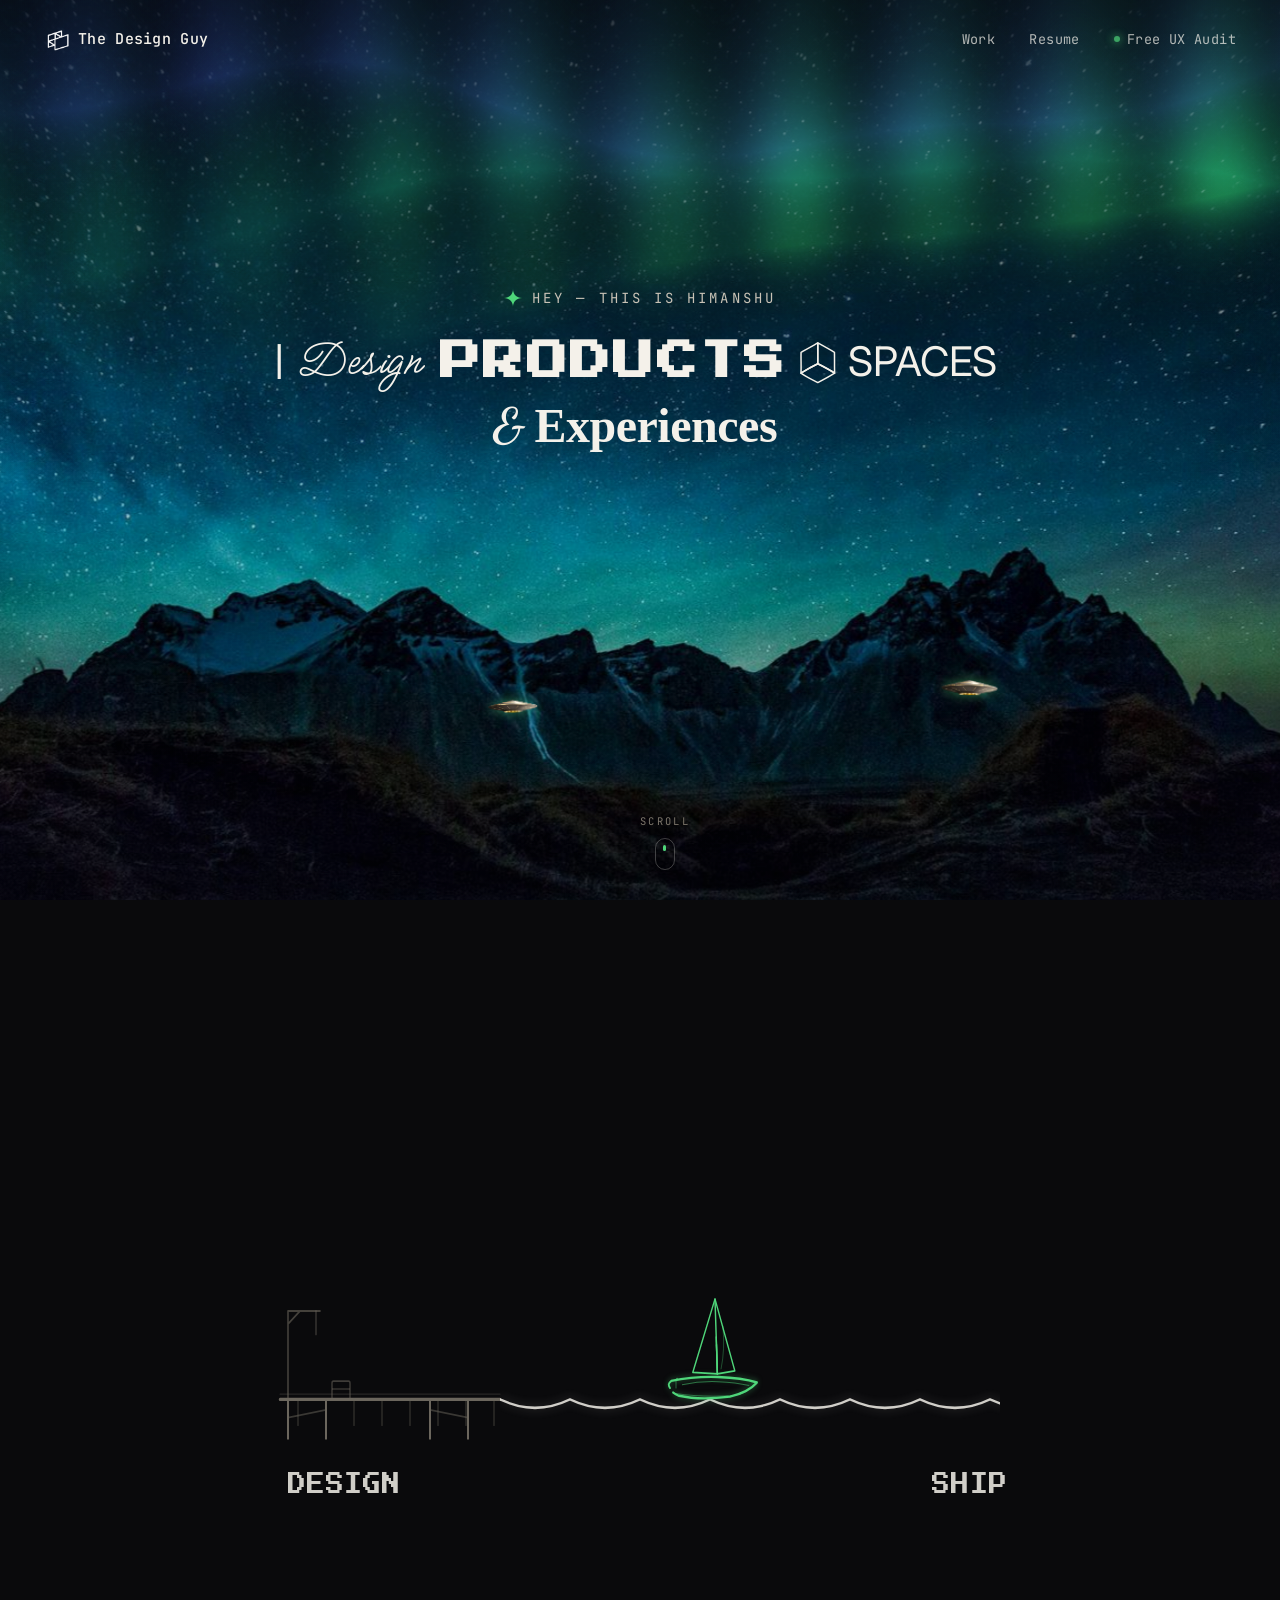
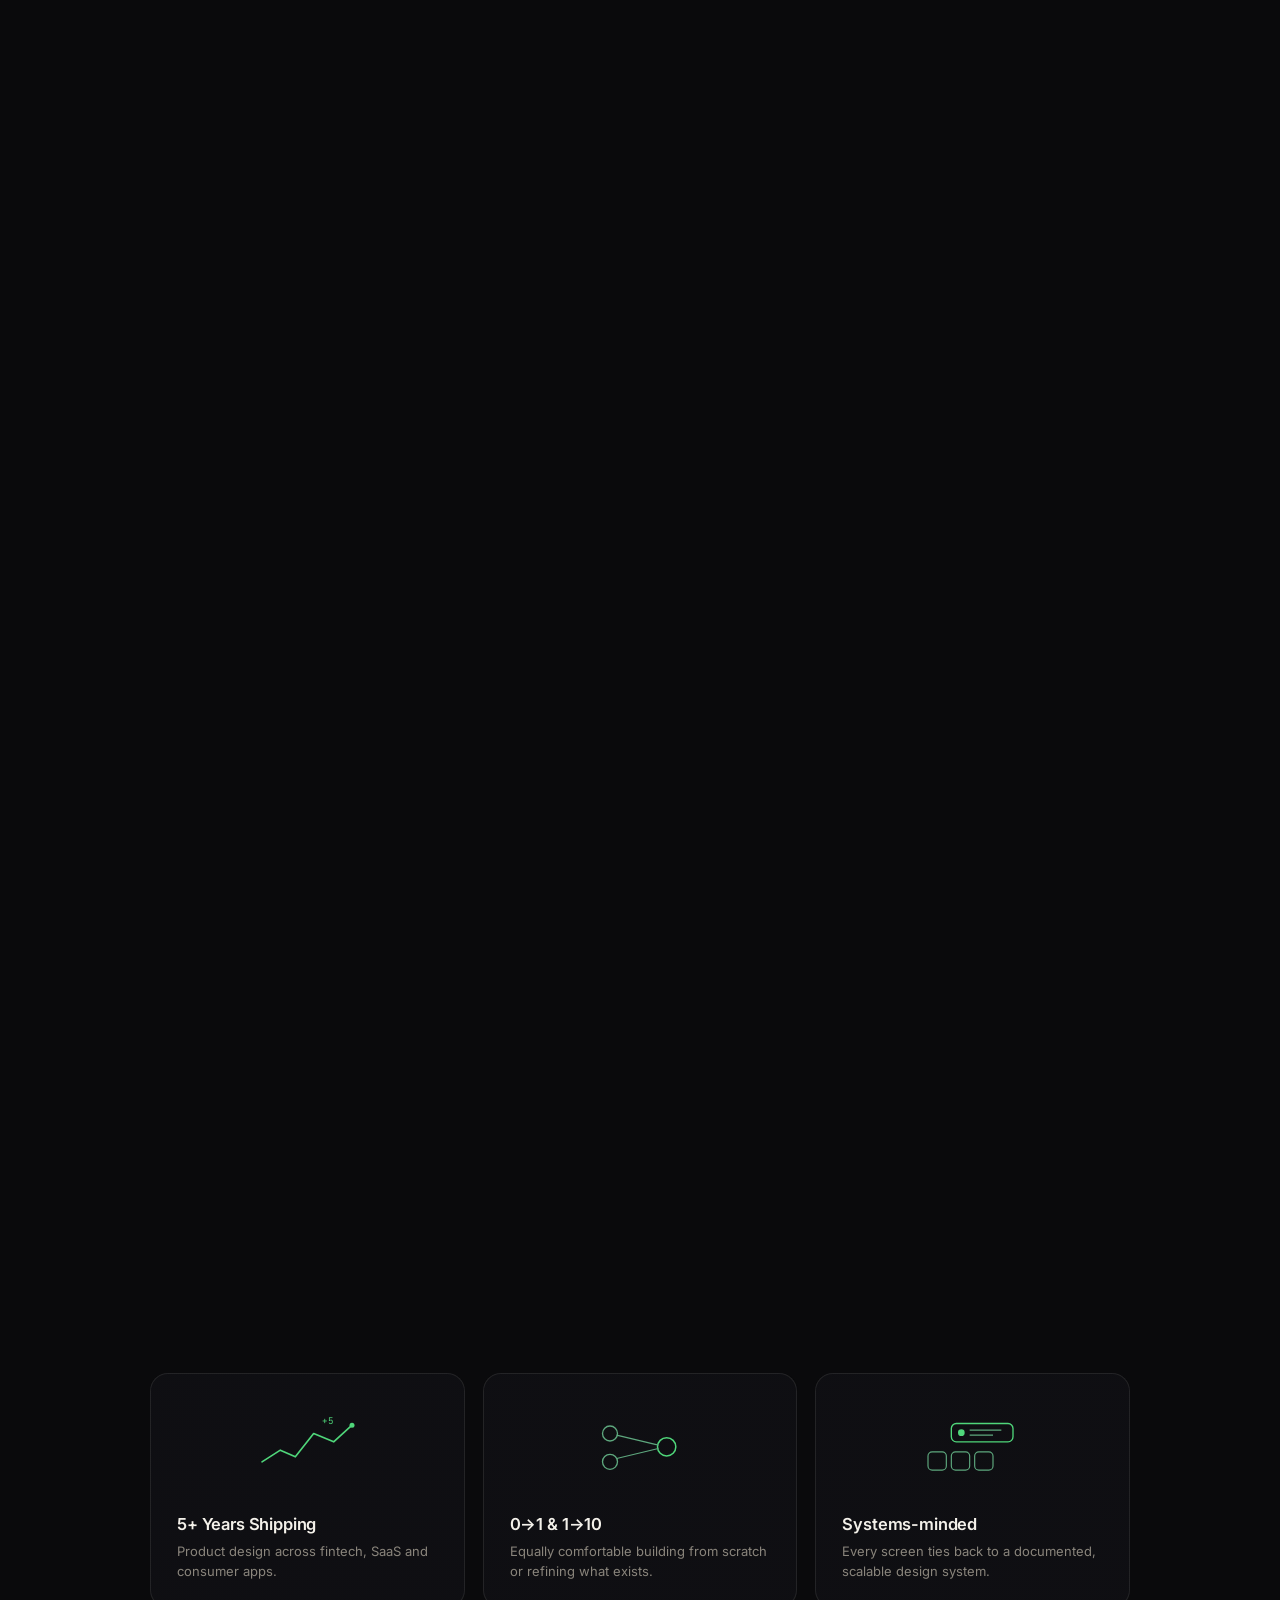
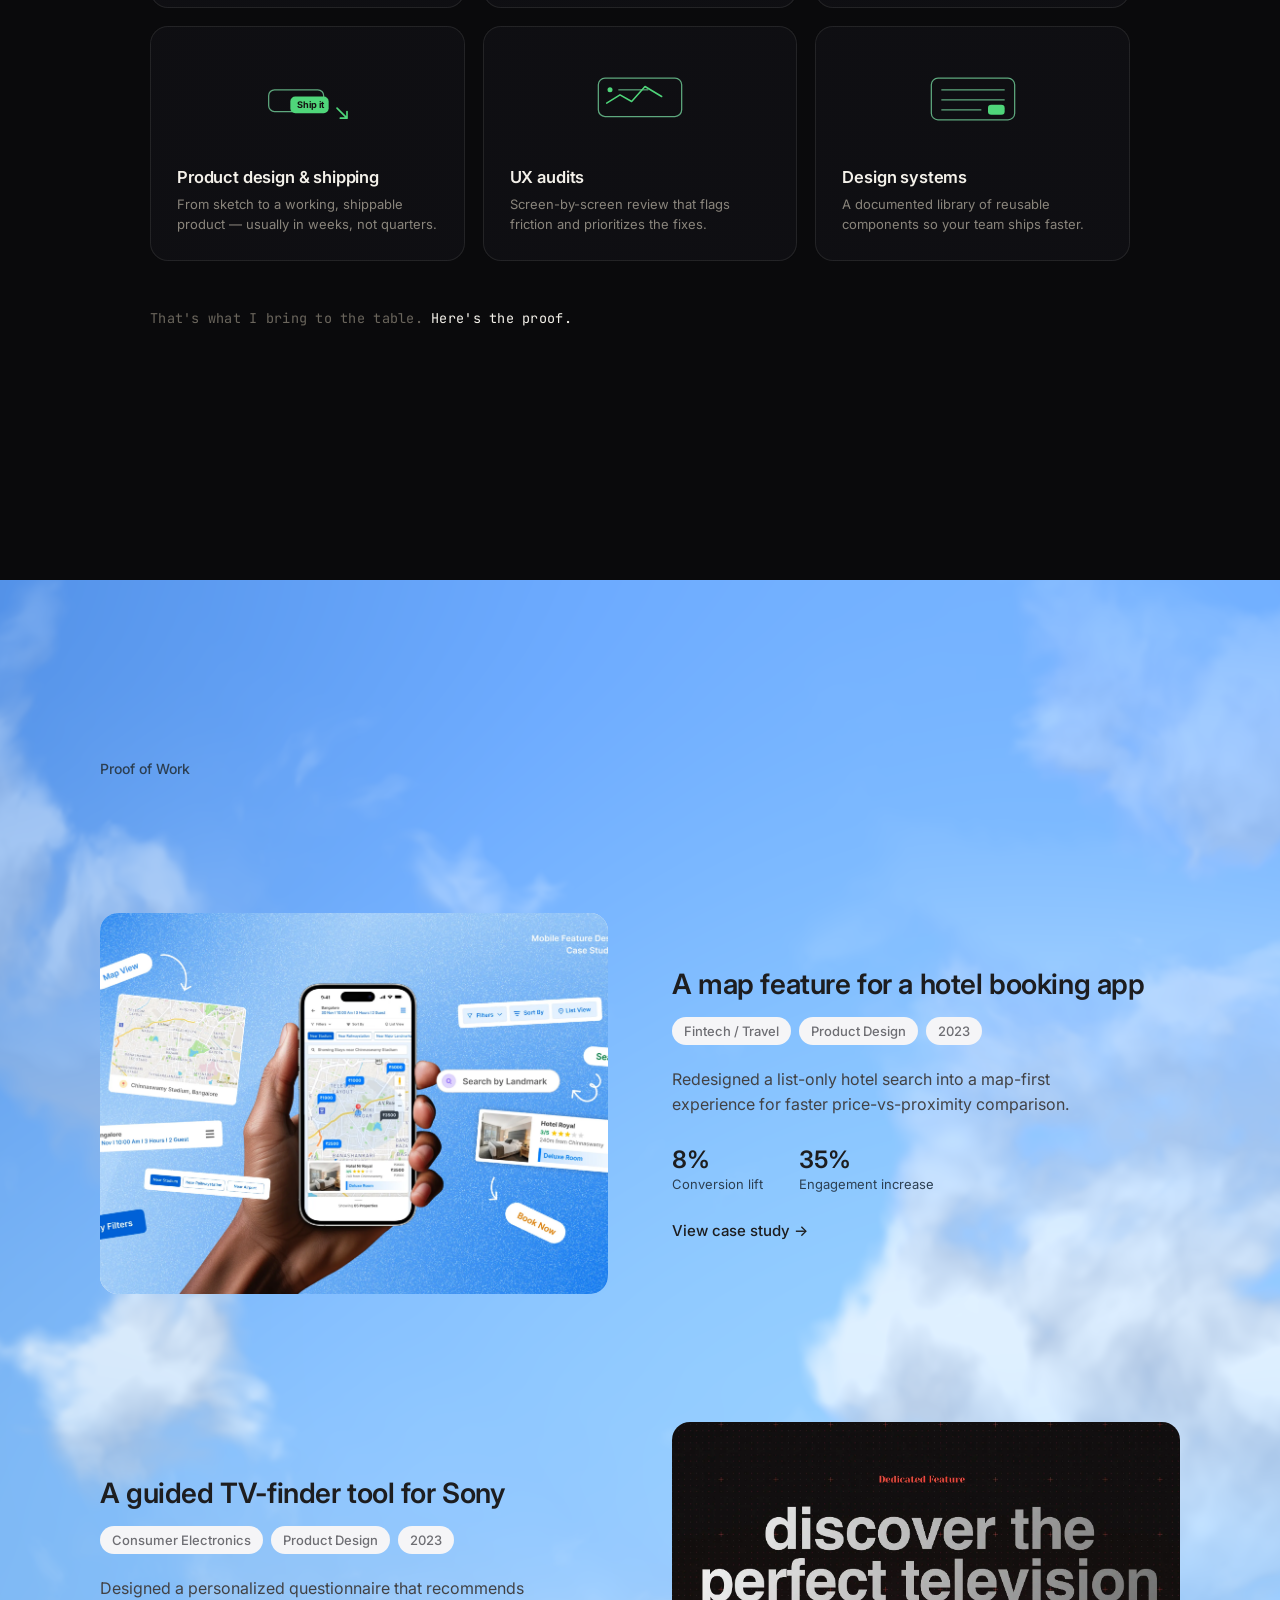
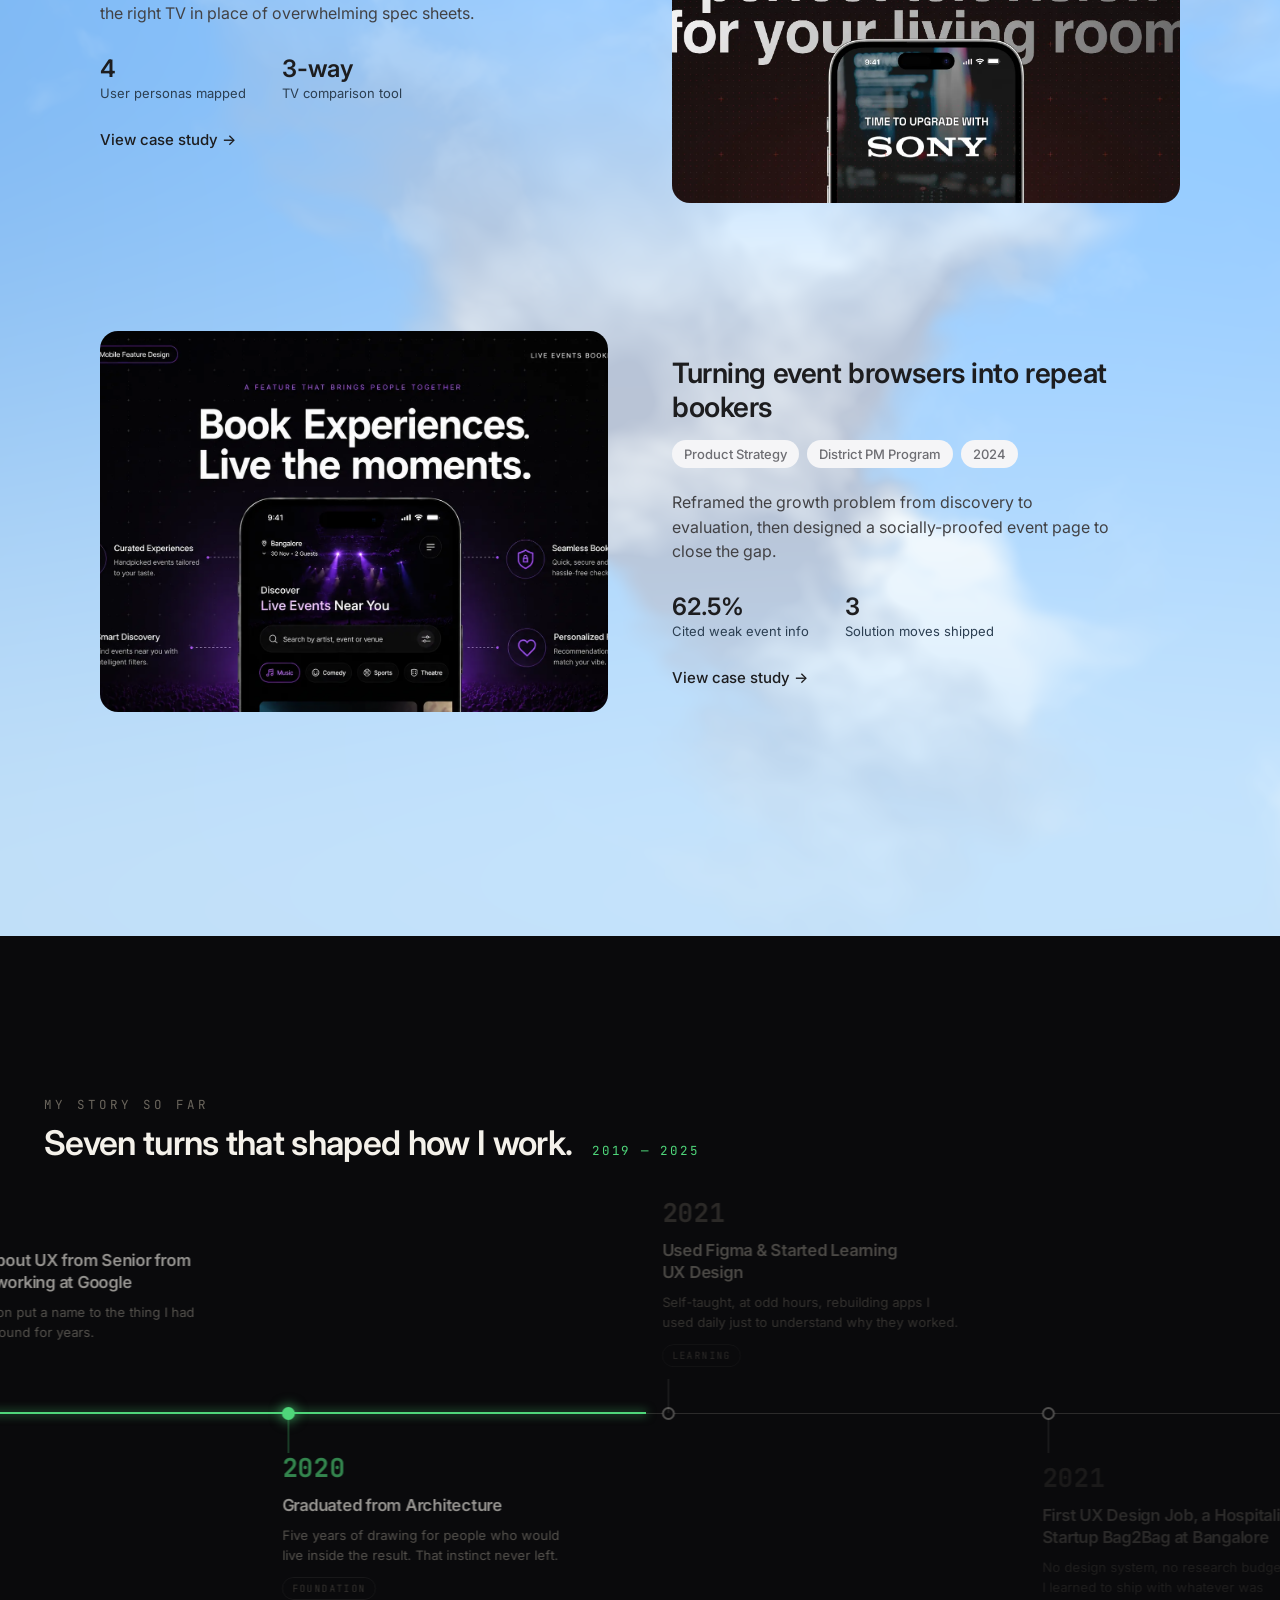
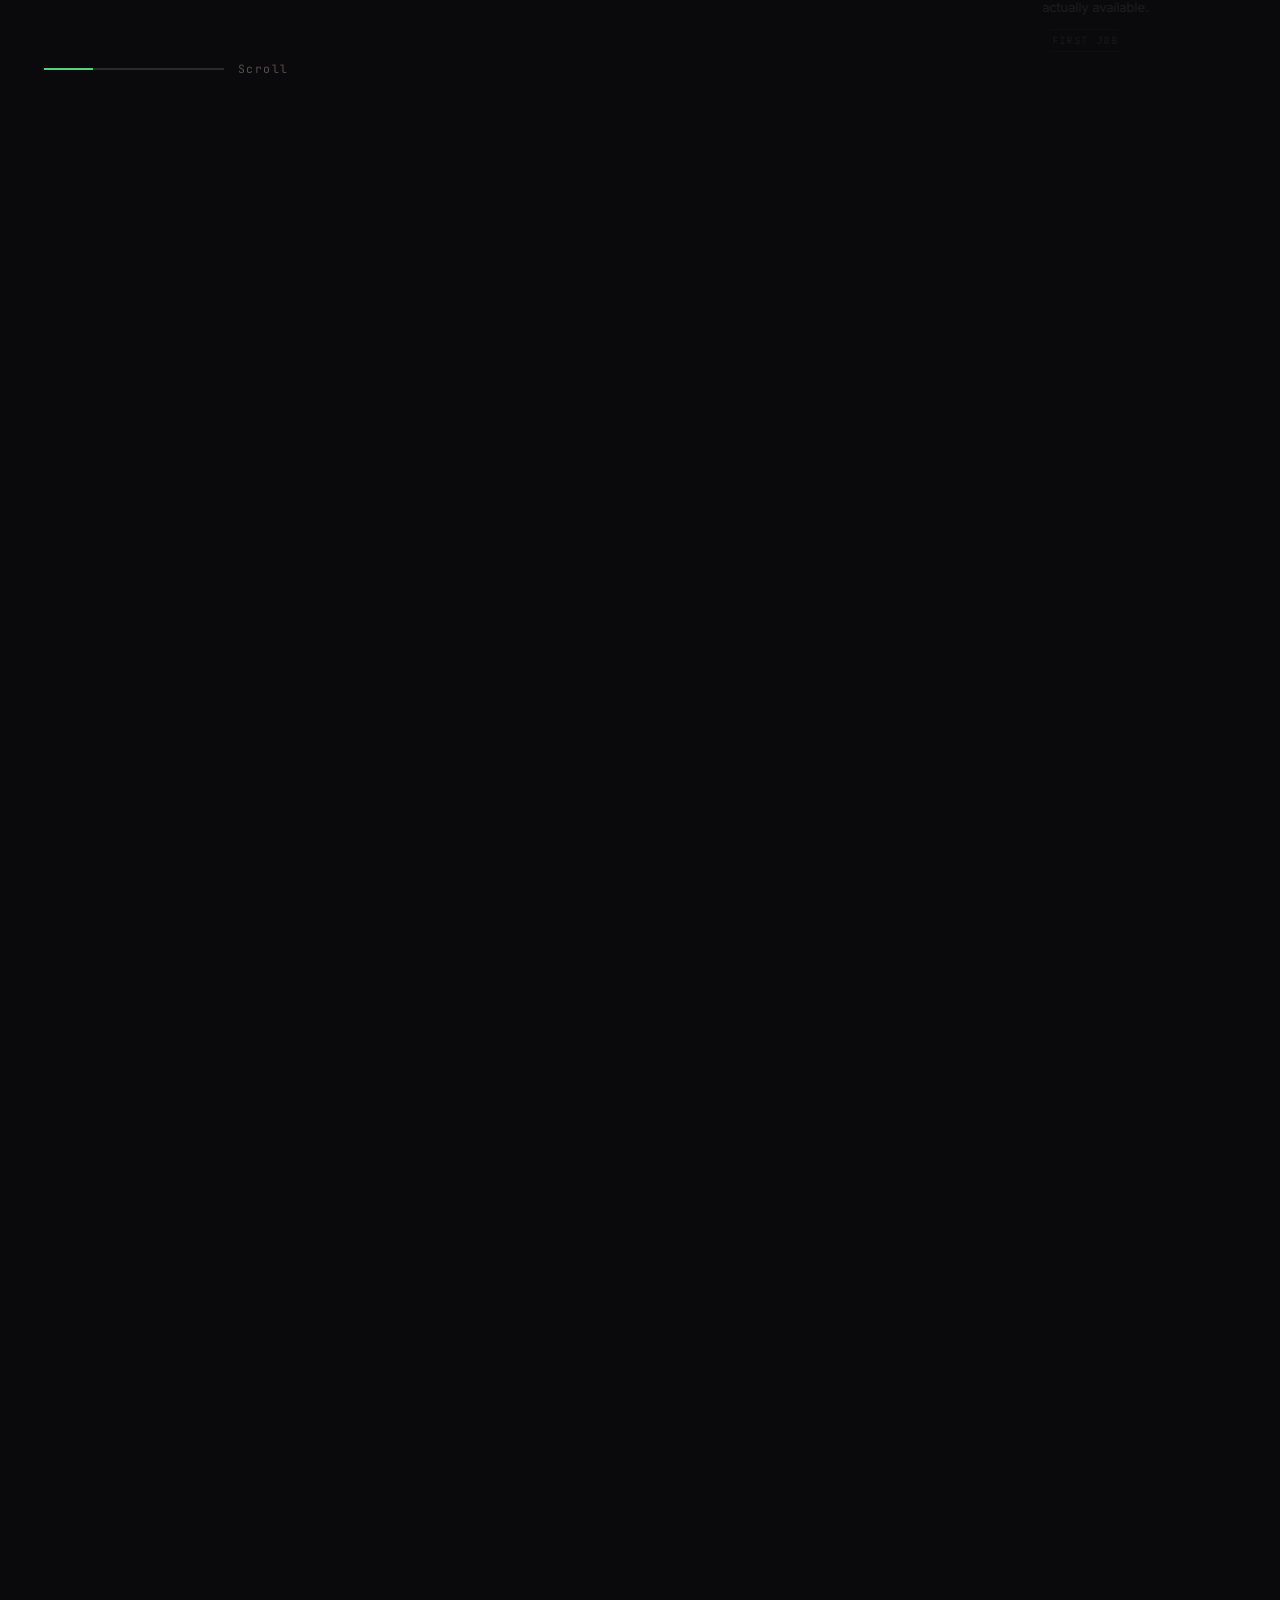
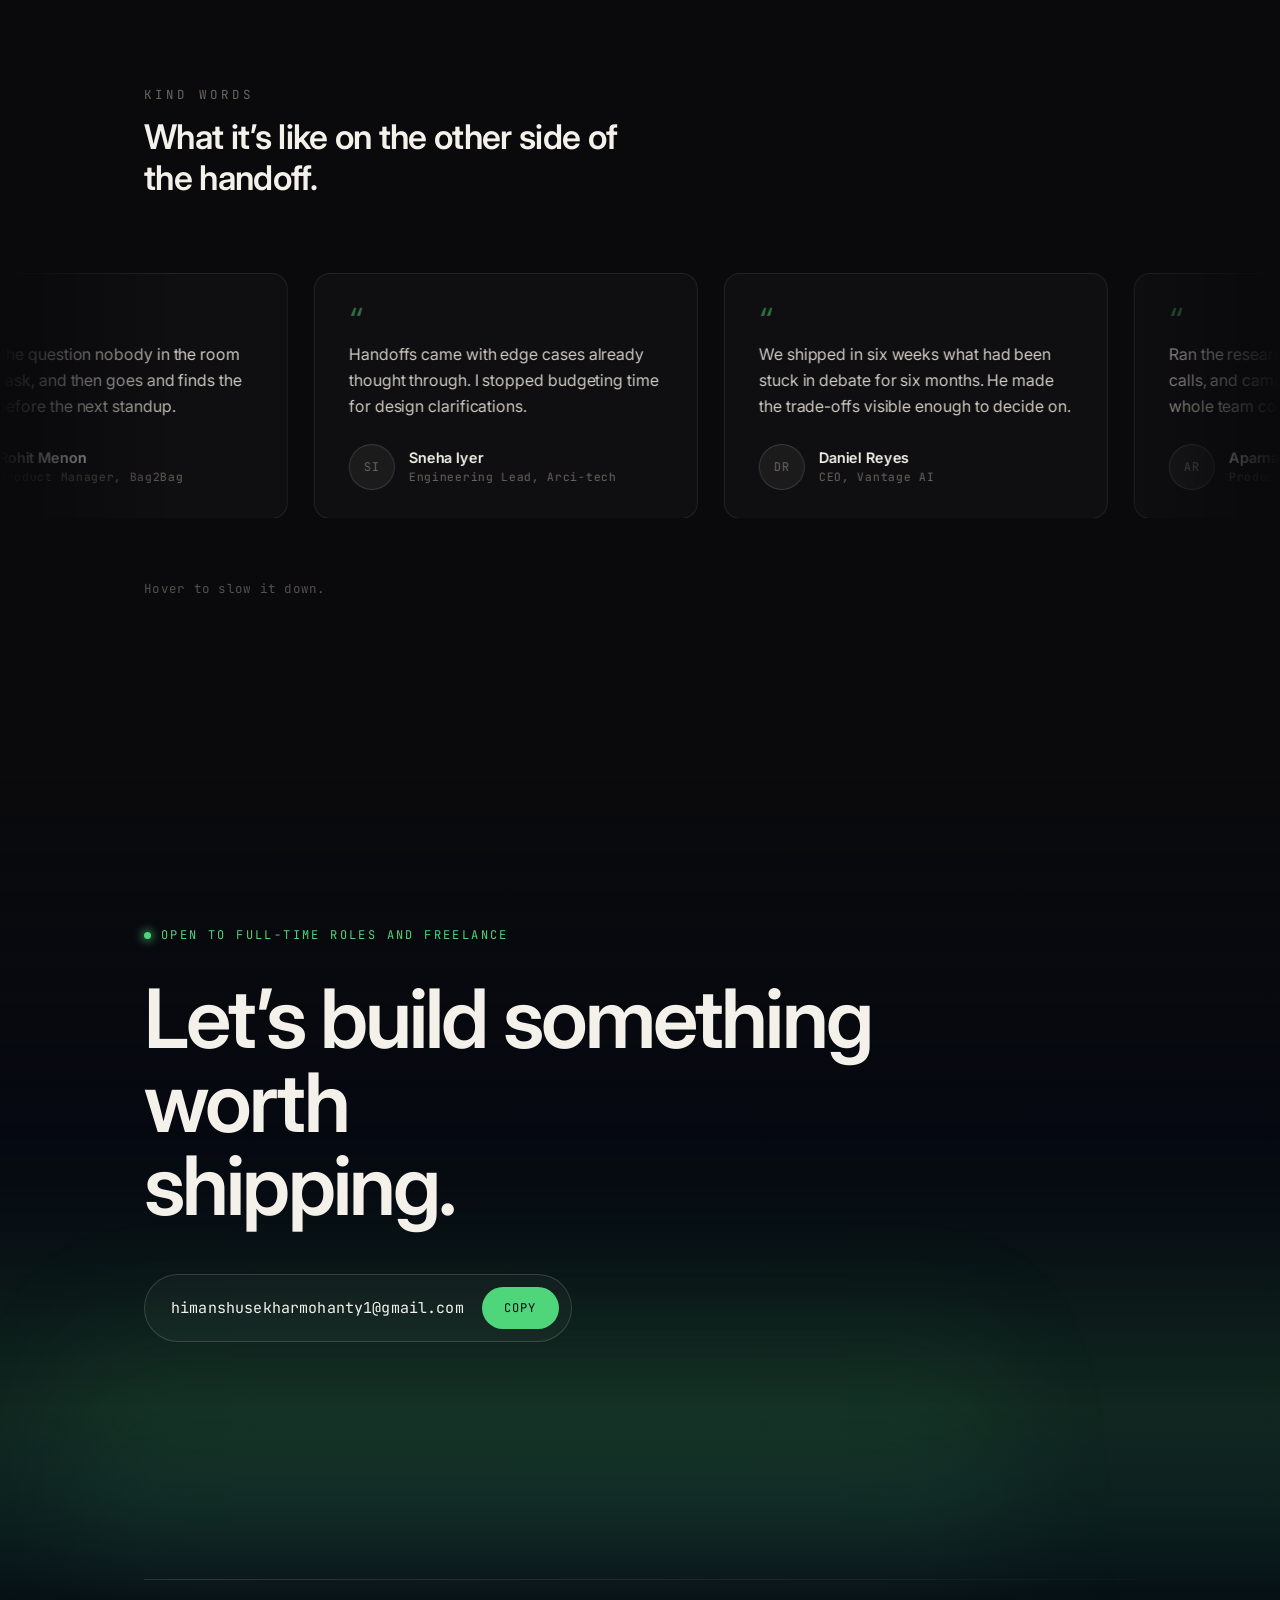
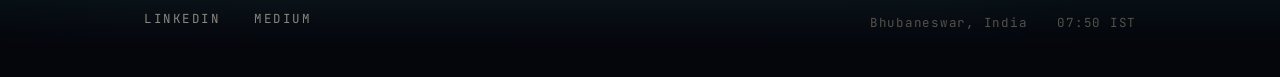
<file: index.html>
<!DOCTYPE html>
<html lang="en">
<head>
  <meta charset="UTF-8">
  <meta name="viewport" content="width=device-width, initial-scale=1">
  <title>Himanshu — Portfolio</title>
  <link rel="preconnect" href="https://fonts.googleapis.com">
  <link rel="preconnect" href="https://fonts.gstatic.com" crossorigin>
  <link href="https://fonts.googleapis.com/css2?family=Inter:wght@300;400;500;600;800&family=Dancing+Script:wght@700&family=Press+Start+2P&family=Meow+Script&family=Mountains+of+Christmas:wght@700&family=JetBrains+Mono:wght@400;500&display=swap" rel="stylesheet">
  <link rel="stylesheet" href="css/base.css">
  <link rel="stylesheet" href="css/sections/hero.css">
  <link rel="stylesheet" href="css/sections/ship.css">
  <link rel="stylesheet" href="css/sections/about.css">
  <link rel="stylesheet" href="css/sections/proof-of-work.css">
  <link rel="stylesheet" href="css/sections/story.css">
  <link rel="stylesheet" href="css/sections/testimonials.css">
  <link rel="stylesheet" href="css/sections/connect.css">
</head>
<body>

  <div class="bg-gradient bg-gradient--base"></div>
  <div class="bg-gradient bg-gradient--glow"></div>

  <section class="hero" id="hero" data-hero data-screen-label="Hero">

    <img class="hero__bg" data-hero-bg src="assets/images/night-sky.jpg" alt="">
    <div class="hero__gradient hero__gradient--bottom"></div>
    <div class="hero__gradient hero__gradient--vignette"></div>
    <canvas class="hero__aurora" data-hero-canvas></canvas>

    <div class="ufo ufo--a" data-ufo="0">
      <svg class="ufo__beam" viewBox="0 0 60 180">
        <path class="ufo__beam-path" data-ufo-beam d="M30 24 L4 165 L56 165 Z" fill="url(#ufoBeamGradientA)"></path>
        <defs>
          <linearGradient id="ufoBeamGradientA" x1="0" y1="0" x2="0" y2="1">
            <stop offset="0%" stop-color="#4fd67a" stop-opacity="0.85"></stop>
            <stop offset="100%" stop-color="#4fd67a" stop-opacity="0"></stop>
          </linearGradient>
        </defs>
      </svg>
      <img class="ufo__shape" data-ufo-shape src="assets/icons/ufo.png" alt="">
      <svg class="ufo__cloud" data-ufo-cloud viewBox="0 0 60 44">
        <g class="ufo__cloud-group" transform="translate(30 22) scale(2.6, 2.4) translate(-30 -22)">
          <ellipse cx="30" cy="22" rx="15" ry="9" fill="#f4f1ea" opacity="0.85"></ellipse>
          <ellipse cx="18" cy="24" rx="9" ry="7" fill="#f4f1ea" opacity="0.75"></ellipse>
          <ellipse cx="42" cy="24" rx="10" ry="7.5" fill="#f4f1ea" opacity="0.75"></ellipse>
          <ellipse cx="24" cy="17" rx="8" ry="6.5" fill="#f4f1ea" opacity="0.7"></ellipse>
          <ellipse cx="36" cy="16" rx="7.5" ry="6" fill="#f4f1ea" opacity="0.7"></ellipse>
          <ellipse cx="30" cy="27" rx="20" ry="6" fill="#f4f1ea" opacity="0.55"></ellipse>
        </g>
      </svg>
    </div>

    <div class="ufo ufo--b" data-ufo="1">
      <svg class="ufo__beam" viewBox="0 0 60 180">
        <path class="ufo__beam-path" data-ufo-beam d="M30 24 L4 165 L56 165 Z" fill="url(#ufoBeamGradientB)"></path>
        <defs>
          <linearGradient id="ufoBeamGradientB" x1="0" y1="0" x2="0" y2="1">
            <stop offset="0%" stop-color="#4fd67a" stop-opacity="0.85"></stop>
            <stop offset="100%" stop-color="#4fd67a" stop-opacity="0"></stop>
          </linearGradient>
        </defs>
      </svg>
      <img class="ufo__shape" data-ufo-shape src="assets/icons/ufo.png" alt="">
      <svg class="ufo__cloud" data-ufo-cloud viewBox="0 0 60 44">
        <g class="ufo__cloud-group" transform="translate(30 22) scale(2.6, 2.4) translate(-30 -22)">
          <ellipse cx="30" cy="22" rx="15" ry="9" fill="#f4f1ea" opacity="0.85"></ellipse>
          <ellipse cx="18" cy="24" rx="9" ry="7" fill="#f4f1ea" opacity="0.75"></ellipse>
          <ellipse cx="42" cy="24" rx="10" ry="7.5" fill="#f4f1ea" opacity="0.75"></ellipse>
          <ellipse cx="24" cy="17" rx="8" ry="6.5" fill="#f4f1ea" opacity="0.7"></ellipse>
          <ellipse cx="36" cy="16" rx="7.5" ry="6" fill="#f4f1ea" opacity="0.7"></ellipse>
          <ellipse cx="30" cy="27" rx="20" ry="6" fill="#f4f1ea" opacity="0.55"></ellipse>
        </g>
      </svg>
    </div>

    <nav class="hero__nav">
      <a href="#" class="hero__logo"><img src="assets/icons/Nav Icon.png" alt="" class="hero__logo-icon">The Design Guy</a>
      <div class="hero__nav-links">
        <a href="#work" class="hero__nav-link">Work</a>
        <a href="assets/icons/resume26.pdf" target="_blank" rel="noopener" class="hero__nav-link">Resume</a>
        <a href="coming-soon.html" target="_blank" rel="noopener" class="hero__nav-link hero__nav-link--accent">
          <span class="hero__nav-dot"></span>Free UX Audit
        </a>
      </div>
    </nav>

    <div class="hero__content" data-hero-text>
      <p class="hero__eyebrow">
        <svg class="hero__eyebrow-icon" viewBox="0 0 24 24" width="18" height="18">
          <path d="M12 0 C12 7, 17 12, 24 12 C17 12, 12 17, 12 24 C12 17, 7 12, 0 12 C7 12, 12 7, 12 0 Z" fill="#4fd67a"></path>
        </svg>
        Hey — This is Himanshu
      </p>
      <h1 class="hero__headline">
        <span class="hero__headline-row">
          <span class="hero__word hero__word--i">I</span>
          <span class="hero__word hero__word--design">Design</span>
          <span class="hero__word hero__word--products">Products</span>
          <span class="hero__cube" data-cube tabindex="0">
            <svg class="hero__cube-shape hero__cube-shape--cube is-active" viewBox="0 0 46 46">
              <g transform="rotate(180 22 24)">
                <path d="M22 4 C 28 7.3, 34.5 10, 39 13.5 C 34 16.7, 28.3 20, 22 23 C 16 20, 9.8 16.8, 5 13.5 C 10 10.2, 16 7.1, 22 4 Z" fill="none" stroke="currentColor" stroke-width="1.5" stroke-linejoin="round" stroke-linecap="round"></path>
                <path d="M5 13.5 C 5.3 20.3, 5 27.4, 5.2 34.5 C 8.9 36.8, 13.6 39.4, 22 44 C 22.3 37, 21.8 30, 22 23 C 16 20, 9.8 16.8, 5 13.5 Z" fill="none" stroke="currentColor" stroke-width="1.5" stroke-linejoin="round" stroke-linecap="round"></path>
                <path d="M39 13.5 C 38.6 20.4, 39.1 27.3, 38.9 34.5 C 35 36.9, 30 39.6, 22 44 C 21.7 37, 22.2 30, 22 23 C 28.3 20, 34 16.7, 39 13.5 Z" fill="none" stroke="currentColor" stroke-width="1.5" stroke-linejoin="round" stroke-linecap="round"></path>
              </g>
            </svg>
            <svg class="hero__cube-shape hero__cube-shape--pyramid" viewBox="0 0 46 46">
              <path d="M4 42 L4 33 L14 33 L14 25 L24 25 L24 16 L34 16 L34 6" fill="none" stroke="currentColor" stroke-width="1.6" stroke-linejoin="round" stroke-linecap="round"></path>
              <path d="M4 42 L10 45.5 L10 36.5 L4 33 M14 33 L20 36.5 L20 28.5 L14 25 M24 25 L30 28.5 L30 19.5 L24 16 M34 16 L40 19.5 L40 9.5 L34 6" fill="none" stroke="currentColor" stroke-width="1.6" stroke-linejoin="round" stroke-linecap="round"></path>
              <path d="M10 45.5 L20 42 L20 36.5 M20 36.5 L30 33 L30 28.5 M30 28.5 L40 25 L40 19.5" fill="none" stroke="currentColor" stroke-width="1.6" stroke-linejoin="round" stroke-linecap="round"></path>
            </svg>
            <svg class="hero__cube-shape hero__cube-shape--cylinder" viewBox="0 0 46 46">
              <path d="M9 5 L9 42 L20 42 L20 6" fill="none" stroke="currentColor" stroke-width="1.5" stroke-linejoin="round" stroke-linecap="round"></path>
              <path d="M20 6 L38 12 L33 40 L20 42" fill="none" stroke="currentColor" stroke-width="1.5" stroke-linejoin="round" stroke-linecap="round"></path>
              <circle cx="29" cy="26" r="1.4" fill="currentColor"></circle>
            </svg>
            <svg class="hero__cube-shape hero__cube-shape--window" viewBox="0 0 46 46">
              <path d="M14 42 L14 14 C 14 7, 18 3, 23 3 C 28 3, 32 7, 32 14 L32 42" fill="none" stroke="currentColor" stroke-width="1.5" stroke-linejoin="round" stroke-linecap="round"></path>
              <path d="M14 20 L32 20 M23 5 L23 42 M14 30 L32 30" fill="none" stroke="currentColor" stroke-width="1.3" stroke-linejoin="round" stroke-linecap="round"></path>
            </svg>
          </span>
          <span class="hero__word hero__word--spaces">Spaces</span>
          <span class="hero__break"></span>
          <span class="hero__word hero__word--amp">&amp;</span>
          <span class="hero__word hero__word--experiences">Experiences</span>
        </span>
      </h1>
    </div>

    <div class="hero__scroll">
      <span class="hero__scroll-label">scroll</span>
      <span class="hero__scroll-track"><span class="hero__scroll-dot"></span></span>
    </div>

  </section>

  <section class="ship" id="ship" data-ship data-screen-label="Ship Interlude">
    <div class="ship__scroll-space">
      <div class="ship__sticky">
        <div class="ship__scene" data-ship-scene>
          <div class="ship__stage">
            <svg class="ship__svg" viewBox="0 0 860 200" width="100%" height="260" preserveAspectRatio="none">
              <g transform="translate(70, 30)">
                <path class="ship__dock" style="stroke-width: 1.6; stroke-linecap: round; stroke-linejoin: round; opacity: 0.6;" d="M8 108 L8 40 M8 40 L40 40 M8 50 L20 40"></path>
                <path class="ship__dock" style="stroke-width: 1.4; stroke-linecap: round; opacity: 0.5;" d="M36 40 L36 58"></path>
                <rect class="ship__dock" style="stroke-width: 1.4; opacity: 0.55;" x="52" y="94" width="18" height="14" rx="1.5"></rect>
                <path class="ship__dock" style="stroke-width: 1.2; opacity: 0.45;" d="M52 100 L70 100"></path>
                <path class="ship__dock" style="stroke-width: 2.4; stroke-linecap: round;" d="M0 108 L220 108"></path>
                <path class="ship__dock" style="stroke-width: 1; stroke-linecap: round; opacity: 0.55;" d="M18 108 L18 128 M46 108 L46 128 M74 108 L74 128 M102 108 L102 128 M130 108 L130 128 M158 108 L158 128 M186 108 L186 128 M214 108 L214 128"></path>
                <path class="ship__dock" style="stroke-width: 2; stroke-linecap: round;" d="M8 108 L8 138 M46 108 L46 138 M150 108 L150 138 M188 108 L188 138"></path>
                <path class="ship__dock" style="stroke-width: 1.3; opacity: 0.5;" d="M8 122 L46 116 M150 116 L188 122"></path>
                <path class="ship__dock" style="stroke-width: 1; stroke-linecap: round; opacity: 0.3;" d="M0 104 L220 104"></path>

                <text class="ship__label" x="8" y="182" text-anchor="start">DESIGN</text>
                <text class="ship__label" x="690" y="182" text-anchor="middle">SHIP</text>

                <clipPath id="shipWaterClip"><rect x="220" y="82" width="500" height="90"></rect></clipPath>
                <g clip-path="url(#shipWaterClip)">
                  <path class="ship__water" d="M220 108 Q 255 121 290 108 Q 325 121 360 108 Q 395 121 430 108 Q 465 121 500 108 Q 535 121 570 108 Q 605 121 640 108 Q 675 121 710 108 Q 745 121 780 108 Q 815 121 850 108 Q 885 121 920 108 Q 955 121 990 108"></path>
                </g>

                <g class="ship__vessel" data-ship-vessel>
                  <g class="ship__vessel-scale">
                    <g class="ship__vessel-drift" data-ship-drift>
                      <g class="ship__vessel-bob" data-ship-bob>
                        <g class="ship__vessel-lines">
                          <path class="ship__line ship__line--hull" style="--dash: 300;" d="M20 100 Q 15 95 22 91 Q 60 85 100 86 Q 140 87 165 93 Q 150 106 120 111 Q 70 116 35 110 Q 22 106 20 100 Z"></path>
                          <path class="ship__line ship__line--deck" style="--dash: 115;" d="M40 96 Q 70 91 100 92 Q 130 93 152 97"></path>
                          <path class="ship__line ship__line--keel" style="--dash: 120;" d="M30 107 Q 70 112 120 110 Q 138 109 148 104"></path>
                          <path class="ship__line ship__line--mast" style="--dash: 97;" d="M95 -14 L99 82"></path>
                          <path class="ship__line ship__line--jib" style="--dash: 180;" d="M95 -14 L58 80 L99 82 Z"></path>
                          <path class="ship__line ship__line--main" style="--dash: 175;" d="M95 -14 L128 78 L99 82 Z"></path>
                          <path class="ship__line ship__line--batten" style="--dash: 60;" d="M108 20 Q 112 50 105 76"></path>
                          <path class="ship__line ship__line--porthole" style="--dash: 18;" d="M30 100 L30 90 Q 30 87 33 88"></path>
                        </g>
                      </g>
                    </g>
                  </g>
                </g>
              </g>
            </svg>
          </div>
        </div>
      </div>
    </div>
  </section>

  <section class="about" id="about" data-about>
    <div class="about__inner">
      <div class="about__grid">

        <article class="about-card" style="--delay: 0.04s;">
          <div class="about-card__icon">
            <svg viewBox="0 0 120 70" width="100" height="60">
              <path class="about-chart-line" d="M6 54 L28 40 L46 48 L68 20 L92 30 L114 10"></path>
              <circle class="about-chart-dot" cx="114" cy="10" r="3"></circle>
              <text class="about-chart-label" x="78" y="8">+5</text>
            </svg>
          </div>
          <div class="about-card__body">
            <h3 class="about-card__title">5+ Years Shipping</h3>
            <p class="about-card__desc">Product design across fintech, SaaS and consumer apps.</p>
          </div>
        </article>

        <article class="about-card" style="--delay: 0.09s;">
          <div class="about-card__icon">
            <svg viewBox="0 0 120 70" width="100" height="60">
              <circle class="about-node" cx="24" cy="20" r="9"></circle>
              <circle class="about-node about-node--delay" cx="24" cy="54" r="9"></circle>
              <circle class="about-node--big" cx="92" cy="36" r="11"></circle>
              <path class="about-node-link" d="M32 22 L82 34 M32 50 L82 38"></path>
            </svg>
          </div>
          <div class="about-card__body">
            <h3 class="about-card__title">0&rarr;1 &amp; 1&rarr;10</h3>
            <p class="about-card__desc">Equally comfortable building from scratch or refining what exists.</p>
          </div>
        </article>

        <article class="about-card" style="--delay: 0.14s;">
          <div class="about-card__icon">
            <svg viewBox="0 0 120 70" width="100" height="60">
              <rect class="about-frame" x="34" y="8" width="74" height="22" rx="6"></rect>
              <circle class="about-frame-dot" cx="46" cy="19" r="4"></circle>
              <path class="about-frame-lines" d="M56 16 L94 16 M56 22 L84 22"></path>
              <rect class="about-block" x="6" y="42" width="22" height="22" rx="5"></rect>
              <rect class="about-block about-block--d2" x="34" y="42" width="22" height="22" rx="5"></rect>
              <rect class="about-block about-block--d3" x="62" y="42" width="22" height="22" rx="5"></rect>
            </svg>
          </div>
          <div class="about-card__body">
            <h3 class="about-card__title">Systems-minded</h3>
            <p class="about-card__desc">Every screen ties back to a documented, scalable design system.</p>
          </div>
        </article>

        <article class="about-card" style="--delay: 0.19s;">
          <div class="about-card__icon">
            <svg viewBox="0 0 120 70" width="100" height="60">
              <rect class="about-ship-frame" x="14" y="24" width="66" height="26" rx="7"></rect>
              <rect class="about-ship-btn" x="40" y="32" width="46" height="20" rx="6"></rect>
              <text class="about-ship-label" x="48" y="46">Ship it</text>
              <path class="about-cursor" d="M96 46 L108 58 M108 58 L100 58 M108 58 L108 50"></path>
            </svg>
          </div>
          <div class="about-card__body">
            <h3 class="about-card__title">Product design &amp; shipping</h3>
            <p class="about-card__desc">From sketch to a working, shippable product — usually in weeks, not quarters.</p>
          </div>
        </article>

        <article class="about-card" style="--delay: 0.24s;">
          <div class="about-card__icon">
            <svg viewBox="0 0 120 70" width="100" height="60">
              <rect class="about-audit-frame" x="10" y="10" width="100" height="46" rx="8"></rect>
              <circle class="about-audit-dot" cx="24" cy="24" r="3"></circle>
              <path class="about-audit-line" d="M34 24 L70 24"></path>
              <path class="about-audit-check" d="M20 40 L36 30 L50 38 L66 20 L86 32"></path>
            </svg>
          </div>
          <div class="about-card__body">
            <h3 class="about-card__title">UX audits</h3>
            <p class="about-card__desc">Screen-by-screen review that flags friction and prioritizes the fixes.</p>
          </div>
        </article>

        <article class="about-card" style="--delay: 0.29s;">
          <div class="about-card__icon">
            <svg viewBox="0 0 120 70" width="100" height="60">
              <rect class="about-ds-frame" x="10" y="10" width="100" height="50" rx="8"></rect>
              <path class="about-ds-lines" d="M22 24 L98 24 M22 36 L98 36 M22 48 L70 48"></path>
              <rect class="about-ds-badge" x="78" y="42" width="20" height="12" rx="4"></rect>
            </svg>
          </div>
          <div class="about-card__body">
            <h3 class="about-card__title">Design systems</h3>
            <p class="about-card__desc">A documented library of reusable components so your team ships faster.</p>
          </div>
        </article>

      </div>
      <p class="about__note">That's what I bring to the table. <span class="about__note-strong">Here's the proof.</span></p>
    </div>
  </section>

  <section class="proof" id="work" data-proof data-screen-label="Proof of Work">
    <canvas class="proof__sky" data-proof-sky></canvas>
    <div class="proof__inner">
      <p class="proof__label">Proof of Work</p>

      <a class="proof__item" href="hotel-map.html">
        <div class="proof__media" style="order: 1; background: #eef3fb;">
          <img class="proof__media-img" src="assets/case-studies/proof-of-work/hotel-card.webp" alt="">
        </div>
        <div class="proof__body" style="order: 2;">
          <h3 class="proof__title">A map feature for a hotel booking app</h3>
          <div class="proof__tags">
            <span class="proof__tag">Fintech / Travel</span>
            <span class="proof__tag">Product Design</span>
            <span class="proof__tag">2023</span>
          </div>
          <p class="proof__usp">Redesigned a list-only hotel search into a map-first experience for faster price-vs-proximity comparison.</p>
          <div class="proof__metrics">
            <div class="proof__metric">
              <div class="proof__metric-value">8%</div>
              <div class="proof__metric-label">Conversion lift</div>
            </div>
            <div class="proof__metric">
              <div class="proof__metric-value">35%</div>
              <div class="proof__metric-label">Engagement increase</div>
            </div>
          </div>
          <span class="proof__cta">View case study &rarr;</span>
        </div>
      </a>

      <a class="proof__item" href="sony-tv-finder.html">
        <div class="proof__media" style="order: 2;">
          <img class="proof__media-img" src="assets/case-studies/proof-of-work/sony-card.webp" alt="">
        </div>
        <div class="proof__body" style="order: 1;">
          <h3 class="proof__title">A guided TV-finder tool for Sony</h3>
          <div class="proof__tags">
            <span class="proof__tag">Consumer Electronics</span>
            <span class="proof__tag">Product Design</span>
            <span class="proof__tag">2023</span>
          </div>
          <p class="proof__usp">Designed a personalized questionnaire that recommends the right TV in place of overwhelming spec sheets.</p>
          <div class="proof__metrics">
            <div class="proof__metric">
              <div class="proof__metric-value">4</div>
              <div class="proof__metric-label">User personas mapped</div>
            </div>
            <div class="proof__metric">
              <div class="proof__metric-value">3-way</div>
              <div class="proof__metric-label">TV comparison tool</div>
            </div>
          </div>
          <span class="proof__cta">View case study &rarr;</span>
        </div>
      </a>

      <a class="proof__item" href="district-zomato.html">
        <div class="proof__media" style="order: 1;">
          <img class="proof__media-img" src="assets/case-studies/proof-of-work/zomato-card.webp" alt="">
        </div>
        <div class="proof__body" style="order: 2;">
          <h3 class="proof__title">Turning event browsers into repeat bookers</h3>
          <div class="proof__tags">
            <span class="proof__tag">Product Strategy</span>
            <span class="proof__tag">District PM Program</span>
            <span class="proof__tag">2024</span>
          </div>
          <p class="proof__usp">Reframed the growth problem from discovery to evaluation, then designed a socially-proofed event page to close the gap.</p>
          <div class="proof__metrics">
            <div class="proof__metric">
              <div class="proof__metric-value">62.5%</div>
              <div class="proof__metric-label">Cited weak event info</div>
            </div>
            <div class="proof__metric">
              <div class="proof__metric-value">3</div>
              <div class="proof__metric-label">Solution moves shipped</div>
            </div>
          </div>
          <span class="proof__cta">View case study &rarr;</span>
        </div>
      </a>

    </div>
  </section>

  <section class="story" id="story" data-story data-screen-label="My Story So Far">
    <div class="story__scroll-space" data-story-track>
      <div class="story__sticky">

        <div class="story__header">
          <p class="story__eyebrow">My Story So Far</p>
          <div class="story__heading-row">
            <h2 class="story__heading">Seven turns that shaped how I work.</h2>
            <p class="story__range">2019 &mdash; 2025</p>
          </div>
        </div>

        <div class="story__viewport">
          <div class="story__rail" data-story-rail>
            <div class="story__timeline">

              <div class="story__base-line" data-story-base-line></div>
              <div class="story__progress-line" data-story-progress-line></div>

              <div class="story__item" data-story-item>
                <div class="story__halo" data-story-halo></div>
                <div class="story__dot" data-story-dot></div>
                <div class="story__stem" data-story-stem></div>
                <div class="story__card" data-story-card>
                  <p class="story__year" data-story-year>2019</p>
                  <p class="story__title" data-story-title>First heard about UX from Senior from IIT Roorkee working at Google</p>
                  <p class="story__desc" data-story-desc>One conversation put a name to the thing I had been circling around for years.</p>
                  <div class="story__tag-row">
                    <span class="story__tag" data-story-tag>The spark</span>
                  </div>
                </div>
              </div>

              <div class="story__item" data-story-item>
                <div class="story__halo" data-story-halo></div>
                <div class="story__dot" data-story-dot></div>
                <div class="story__stem" data-story-stem></div>
                <div class="story__card" data-story-card>
                  <p class="story__year" data-story-year>2020</p>
                  <p class="story__title" data-story-title>Graduated from Architecture</p>
                  <p class="story__desc" data-story-desc>Five years of drawing for people who would live inside the result. That instinct never left.</p>
                  <div class="story__tag-row">
                    <span class="story__tag" data-story-tag>Foundation</span>
                  </div>
                </div>
              </div>

              <div class="story__item" data-story-item>
                <div class="story__halo" data-story-halo></div>
                <div class="story__dot" data-story-dot></div>
                <div class="story__stem" data-story-stem></div>
                <div class="story__card" data-story-card>
                  <p class="story__year" data-story-year>2021</p>
                  <p class="story__title" data-story-title>Used Figma &amp; Started Learning UX Design</p>
                  <p class="story__desc" data-story-desc>Self-taught, at odd hours, rebuilding apps I used daily just to understand why they worked.</p>
                  <div class="story__tag-row">
                    <span class="story__tag" data-story-tag>Learning</span>
                  </div>
                </div>
              </div>

              <div class="story__item" data-story-item>
                <div class="story__halo" data-story-halo></div>
                <div class="story__dot" data-story-dot></div>
                <div class="story__stem" data-story-stem></div>
                <div class="story__card" data-story-card>
                  <p class="story__year" data-story-year>2021</p>
                  <p class="story__title" data-story-title>First UX Design Job, a Hospitality Startup Bag2Bag at Bangalore</p>
                  <p class="story__desc" data-story-desc>No design system, no research budget. I learned to ship with whatever was actually available.</p>
                  <div class="story__tag-row">
                    <span class="story__tag" data-story-tag>First job</span>
                  </div>
                </div>
              </div>

              <div class="story__item" data-story-item>
                <div class="story__halo" data-story-halo></div>
                <div class="story__dot" data-story-dot></div>
                <div class="story__stem" data-story-stem></div>
                <div class="story__card" data-story-card>
                  <p class="story__year" data-story-year>2024</p>
                  <p class="story__title" data-story-title>2nd UX Design Job at Arci-tech, Mumbai leading a team of 6 Designers</p>
                  <p class="story__desc" data-story-desc>Going from making the work to enabling six people to make it changed what I paid attention to.</p>
                  <div class="story__tag-row">
                    <span class="story__tag" data-story-tag>Leading</span>
                  </div>
                </div>
              </div>

              <div class="story__item" data-story-item>
                <div class="story__halo" data-story-halo></div>
                <div class="story__dot" data-story-dot></div>
                <div class="story__stem" data-story-stem></div>
                <div class="story__card" data-story-card>
                  <p class="story__year" data-story-year>2024</p>
                  <p class="story__title" data-story-title>Learned Product Management from Upraised</p>
                  <p class="story__desc" data-story-desc>I wanted to argue about priorities in the language the room was already speaking.</p>
                  <div class="story__tag-row">
                    <span class="story__tag" data-story-tag>Learning</span>
                  </div>
                </div>
              </div>

              <div class="story__item" data-story-item>
                <div class="story__halo" data-story-halo></div>
                <div class="story__dot" data-story-dot></div>
                <div class="story__stem" data-story-stem></div>
                <div class="story__card" data-story-card>
                  <p class="story__year" data-story-year>2025</p>
                  <p class="story__title" data-story-title>3rd UX Design Job, For a Miami based AI Startup, Remote</p>
                  <p class="story__desc" data-story-desc>Designing for a product whose behaviour is probabilistic. Most of my old certainties needed rewriting.</p>
                  <div class="story__tag-row">
                    <span class="story__tag" data-story-tag>Present</span>
                  </div>
                </div>
              </div>

              <div class="story__end" data-story-end>
                <div class="story__end-glow"></div>
                <div class="story__end-dot"></div>
                <p class="story__end-now">Now</p>
                <div class="story__end-content">
                  <p class="story__end-title" data-story-end-title>The next turn hasn&rsquo;t happened yet.</p>
                  <a href="#connect" class="story__end-cta">Let&rsquo;s make it together <span class="story__end-arrow">&rarr;</span></a>
                </div>
              </div>

            </div>
          </div>
        </div>

        <div class="story__footer">
          <div class="story__progress-track">
            <div class="story__progress-fill" data-story-progress-fill></div>
          </div>
          <span class="story__scroll-label">Scroll</span>
        </div>

      </div>
    </div>
  </section>

  <section class="testimonials" id="testimonials" data-testimonials data-screen-label="Testimonials">
    <div class="testimonials__header">
      <p class="testimonials__eyebrow">Kind Words</p>
      <div class="testimonials__heading-row">
        <h2 class="testimonials__heading">What it&rsquo;s like on the other side of the handoff.</h2>
      </div>
    </div>

    <div class="testimonials__mask">
      <div class="testimonials__track" data-testimonials-track>

        <div class="testimonial-card">
          <p class="testimonial-card__mark">&ldquo;</p>
          <p class="testimonial-card__quote">He asks the question nobody in the room wants to ask, and then goes and finds the answer before the next standup.</p>
          <div class="testimonial-card__footer">
            <div class="testimonial-card__avatar"><span class="testimonial-card__initials">RM</span></div>
            <div>
              <p class="testimonial-card__name">Rohit Menon</p>
              <p class="testimonial-card__role">Product Manager, Bag2Bag</p>
            </div>
          </div>
        </div>

        <div class="testimonial-card">
          <p class="testimonial-card__mark">&ldquo;</p>
          <p class="testimonial-card__quote">Handoffs came with edge cases already thought through. I stopped budgeting time for design clarifications.</p>
          <div class="testimonial-card__footer">
            <div class="testimonial-card__avatar"><span class="testimonial-card__initials">SI</span></div>
            <div>
              <p class="testimonial-card__name">Sneha Iyer</p>
              <p class="testimonial-card__role">Engineering Lead, Arci-tech</p>
            </div>
          </div>
        </div>

        <div class="testimonial-card">
          <p class="testimonial-card__mark">&ldquo;</p>
          <p class="testimonial-card__quote">We shipped in six weeks what had been stuck in debate for six months. He made the trade-offs visible enough to decide on.</p>
          <div class="testimonial-card__footer">
            <div class="testimonial-card__avatar"><span class="testimonial-card__initials">DR</span></div>
            <div>
              <p class="testimonial-card__name">Daniel Reyes</p>
              <p class="testimonial-card__role">CEO, Vantage AI</p>
            </div>
          </div>
        </div>

        <div class="testimonial-card">
          <p class="testimonial-card__mark">&ldquo;</p>
          <p class="testimonial-card__quote">Ran the research himself, sat in on the calls, and came back with a story map the whole team could argue with.</p>
          <div class="testimonial-card__footer">
            <div class="testimonial-card__avatar"><span class="testimonial-card__initials">AR</span></div>
            <div>
              <p class="testimonial-card__name">Aparna Rao</p>
              <p class="testimonial-card__role">Product Owner, Arci-tech</p>
            </div>
          </div>
        </div>

        <div class="testimonial-card">
          <p class="testimonial-card__mark">&ldquo;</p>
          <p class="testimonial-card__quote">Gave the sharpest critique I got that year, and it never once felt like it was about him.</p>
          <div class="testimonial-card__footer">
            <div class="testimonial-card__avatar"><span class="testimonial-card__initials">VS</span></div>
            <div>
              <p class="testimonial-card__name">Vikram Shetty</p>
              <p class="testimonial-card__role">Senior Developer, Bag2Bag</p>
            </div>
          </div>
        </div>

        <div class="testimonial-card">
          <p class="testimonial-card__mark">&ldquo;</p>
          <p class="testimonial-card__quote">Understands the constraint before proposing the solution. Rare, and it shows up in how fast the work moves.</p>
          <div class="testimonial-card__footer">
            <div class="testimonial-card__avatar"><span class="testimonial-card__initials">MH</span></div>
            <div>
              <p class="testimonial-card__name">Marcus Hale</p>
              <p class="testimonial-card__role">Business Owner, Halewood Stays</p>
            </div>
          </div>
        </div>

        <div class="testimonial-card">
          <p class="testimonial-card__mark">&ldquo;</p>
          <p class="testimonial-card__quote">He asks the question nobody in the room wants to ask, and then goes and finds the answer before the next standup.</p>
          <div class="testimonial-card__footer">
            <div class="testimonial-card__avatar"><span class="testimonial-card__initials">RM</span></div>
            <div>
              <p class="testimonial-card__name">Rohit Menon</p>
              <p class="testimonial-card__role">Product Manager, Bag2Bag</p>
            </div>
          </div>
        </div>

        <div class="testimonial-card">
          <p class="testimonial-card__mark">&ldquo;</p>
          <p class="testimonial-card__quote">Handoffs came with edge cases already thought through. I stopped budgeting time for design clarifications.</p>
          <div class="testimonial-card__footer">
            <div class="testimonial-card__avatar"><span class="testimonial-card__initials">SI</span></div>
            <div>
              <p class="testimonial-card__name">Sneha Iyer</p>
              <p class="testimonial-card__role">Engineering Lead, Arci-tech</p>
            </div>
          </div>
        </div>

        <div class="testimonial-card">
          <p class="testimonial-card__mark">&ldquo;</p>
          <p class="testimonial-card__quote">We shipped in six weeks what had been stuck in debate for six months. He made the trade-offs visible enough to decide on.</p>
          <div class="testimonial-card__footer">
            <div class="testimonial-card__avatar"><span class="testimonial-card__initials">DR</span></div>
            <div>
              <p class="testimonial-card__name">Daniel Reyes</p>
              <p class="testimonial-card__role">CEO, Vantage AI</p>
            </div>
          </div>
        </div>

        <div class="testimonial-card">
          <p class="testimonial-card__mark">&ldquo;</p>
          <p class="testimonial-card__quote">Ran the research himself, sat in on the calls, and came back with a story map the whole team could argue with.</p>
          <div class="testimonial-card__footer">
            <div class="testimonial-card__avatar"><span class="testimonial-card__initials">AR</span></div>
            <div>
              <p class="testimonial-card__name">Aparna Rao</p>
              <p class="testimonial-card__role">Product Owner, Arci-tech</p>
            </div>
          </div>
        </div>

        <div class="testimonial-card">
          <p class="testimonial-card__mark">&ldquo;</p>
          <p class="testimonial-card__quote">Gave the sharpest critique I got that year, and it never once felt like it was about him.</p>
          <div class="testimonial-card__footer">
            <div class="testimonial-card__avatar"><span class="testimonial-card__initials">VS</span></div>
            <div>
              <p class="testimonial-card__name">Vikram Shetty</p>
              <p class="testimonial-card__role">Senior Developer, Bag2Bag</p>
            </div>
          </div>
        </div>

        <div class="testimonial-card">
          <p class="testimonial-card__mark">&ldquo;</p>
          <p class="testimonial-card__quote">Understands the constraint before proposing the solution. Rare, and it shows up in how fast the work moves.</p>
          <div class="testimonial-card__footer">
            <div class="testimonial-card__avatar"><span class="testimonial-card__initials">MH</span></div>
            <div>
              <p class="testimonial-card__name">Marcus Hale</p>
              <p class="testimonial-card__role">Business Owner, Halewood Stays</p>
            </div>
          </div>
        </div>

      </div>
    </div>

    <p class="testimonials__caption">Hover to slow it down.</p>
  </section>

  <section class="connect" id="connect" data-connect data-screen-label="Let's Connect">
    <div class="connect__glow" aria-hidden="true">
      <div class="connect__blob connect__blob--a"></div>
      <div class="connect__blob connect__blob--b"></div>
      <div class="connect__fade"></div>
    </div>

    <div class="connect__top">
      <div class="connect__status">
        <span class="connect__status-dot"></span>
        <p class="connect__status-label">Open to full-time roles and freelance</p>
      </div>
      <h2 class="connect__heading">Let&rsquo;s build something worth<br>shipping.</h2>

      <div class="connect__email-pill">
        <a href="mailto:himanshusekharmohanty1@gmail.com" class="connect__email">himanshusekharmohanty1@gmail.com</a>
        <button type="button" class="connect__copy-btn" data-connect-copy>Copy</button>
      </div>
    </div>

    <div class="connect__bottom">
      <div class="connect__divider"></div>
      <div class="connect__footer-row">
        <div class="connect__links">
          <a href="https://www.linkedin.com/in/himanshu-sekhar-mohanty-4ba57b160/" target="_blank" rel="noopener" class="connect__link">LinkedIn</a>
          <a href="https://medium.com/@himanshusekharmohanty1" target="_blank" rel="noopener" class="connect__link">Medium</a>
        </div>
        <div class="connect__meta">
          <p class="connect__meta-item">Bhubaneswar, India</p>
          <p class="connect__meta-item" data-connect-time>&mdash;&mdash; IST</p>
        </div>
      </div>
    </div>
  </section>

  <script type="module" src="js/main.js"></script>
</body>
</html>
</file>
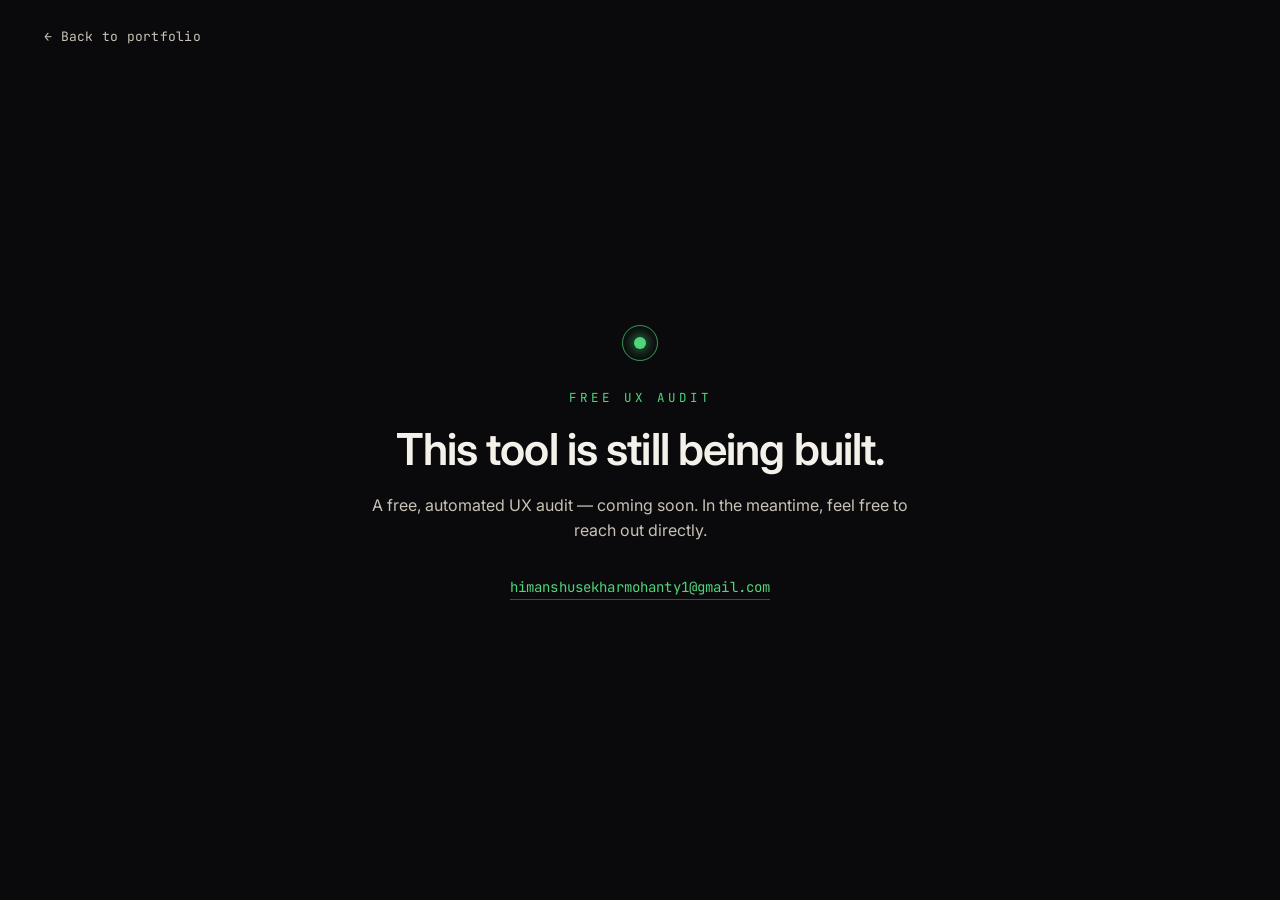
<file: coming-soon.html>
<!DOCTYPE html>
<html lang="en">
<head>
  <meta charset="UTF-8">
  <meta name="viewport" content="width=device-width, initial-scale=1">
  <title>Free UX Audit — Coming Soon | Himanshu</title>
  <link rel="preconnect" href="https://fonts.googleapis.com">
  <link rel="preconnect" href="https://fonts.gstatic.com" crossorigin>
  <link href="https://fonts.googleapis.com/css2?family=Inter:wght@400;500;600&family=JetBrains+Mono:wght@400;500&display=swap" rel="stylesheet">
  <link rel="stylesheet" href="css/base.css">
  <link rel="stylesheet" href="css/pages/coming-soon.css">
</head>
<body class="soon-page">

  <a href="index.html" class="soon-back">&larr; Back to portfolio</a>

  <main class="soon-main">
    <div class="soon-content">
      <div class="soon-pulse"></div>
      <p class="soon-eyebrow">Free UX Audit</p>
      <h1 class="soon-title">This tool is still being built.</h1>
      <p class="soon-desc">A free, automated UX audit — coming soon. In the meantime, feel free to reach out directly.</p>
      <a href="mailto:himanshusekharmohanty1@gmail.com" class="soon-email">himanshusekharmohanty1@gmail.com</a>
    </div>
  </main>

</body>
</html>
</file>
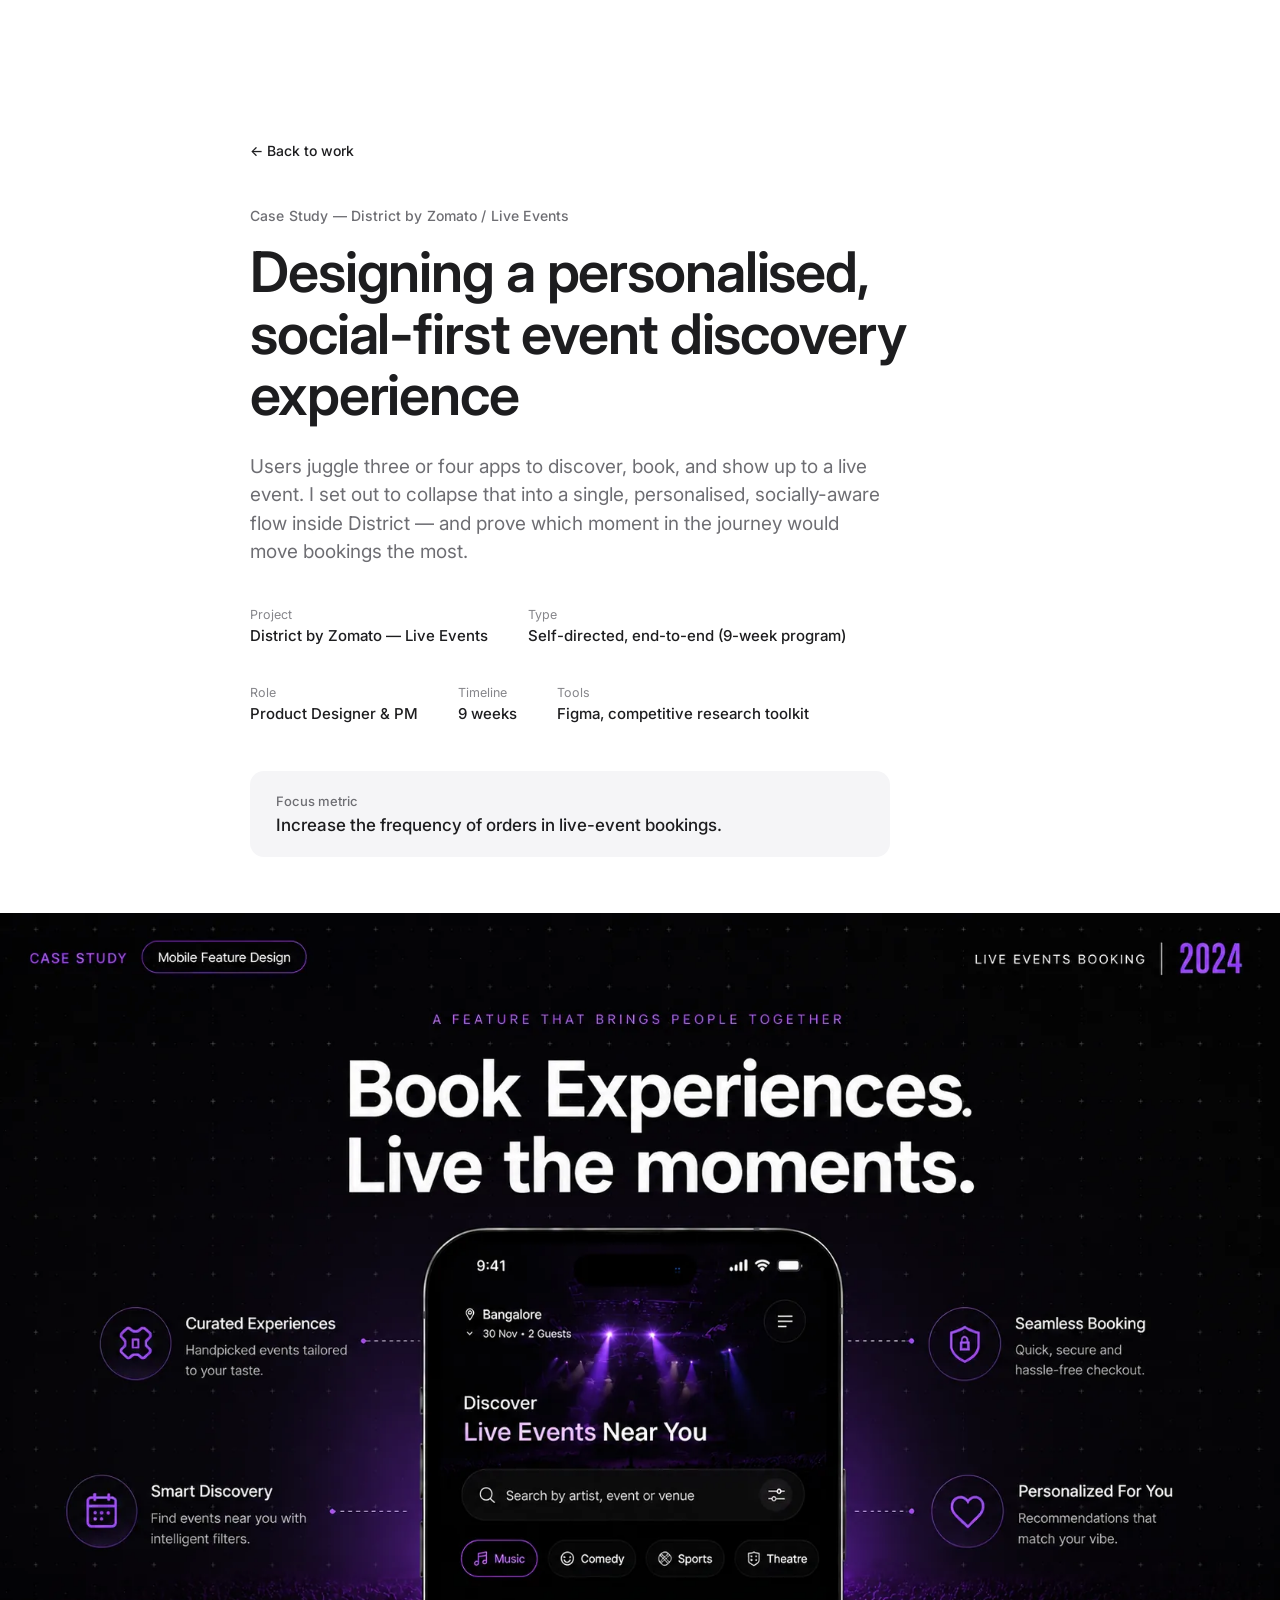
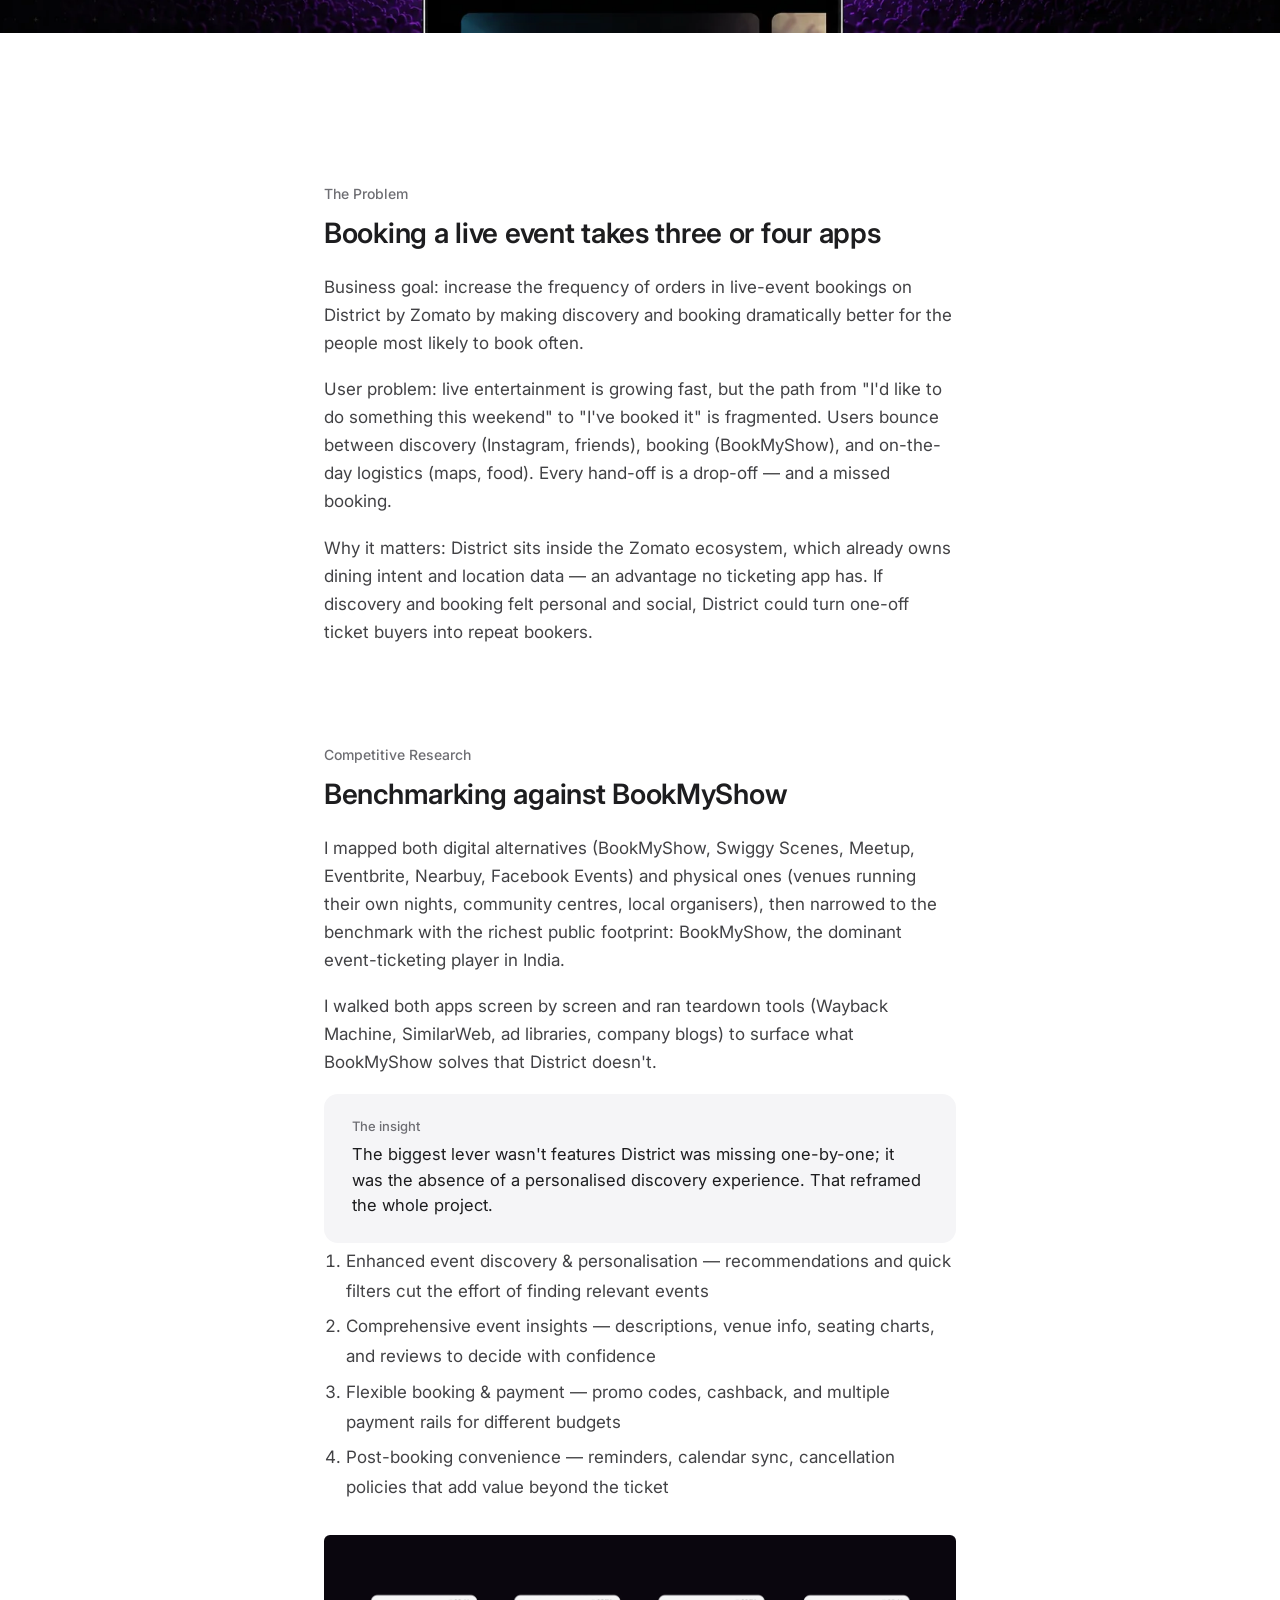
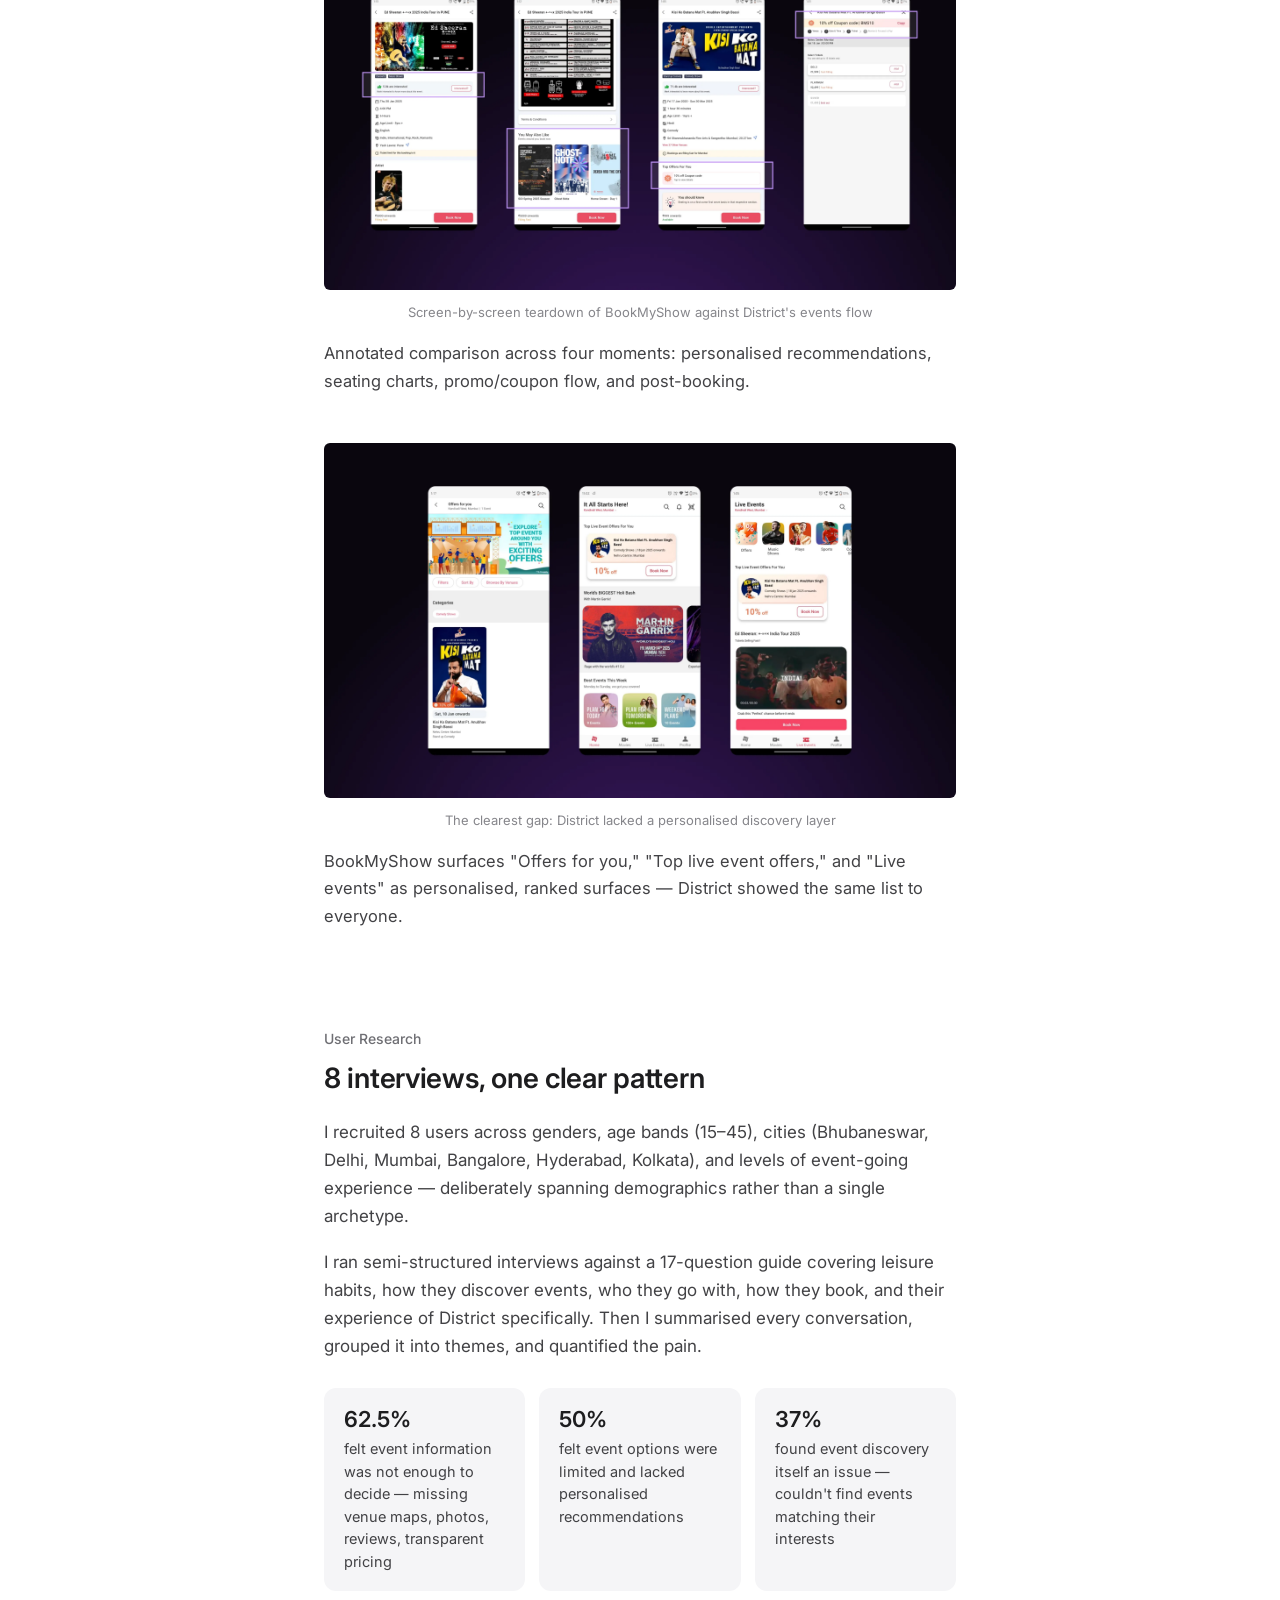
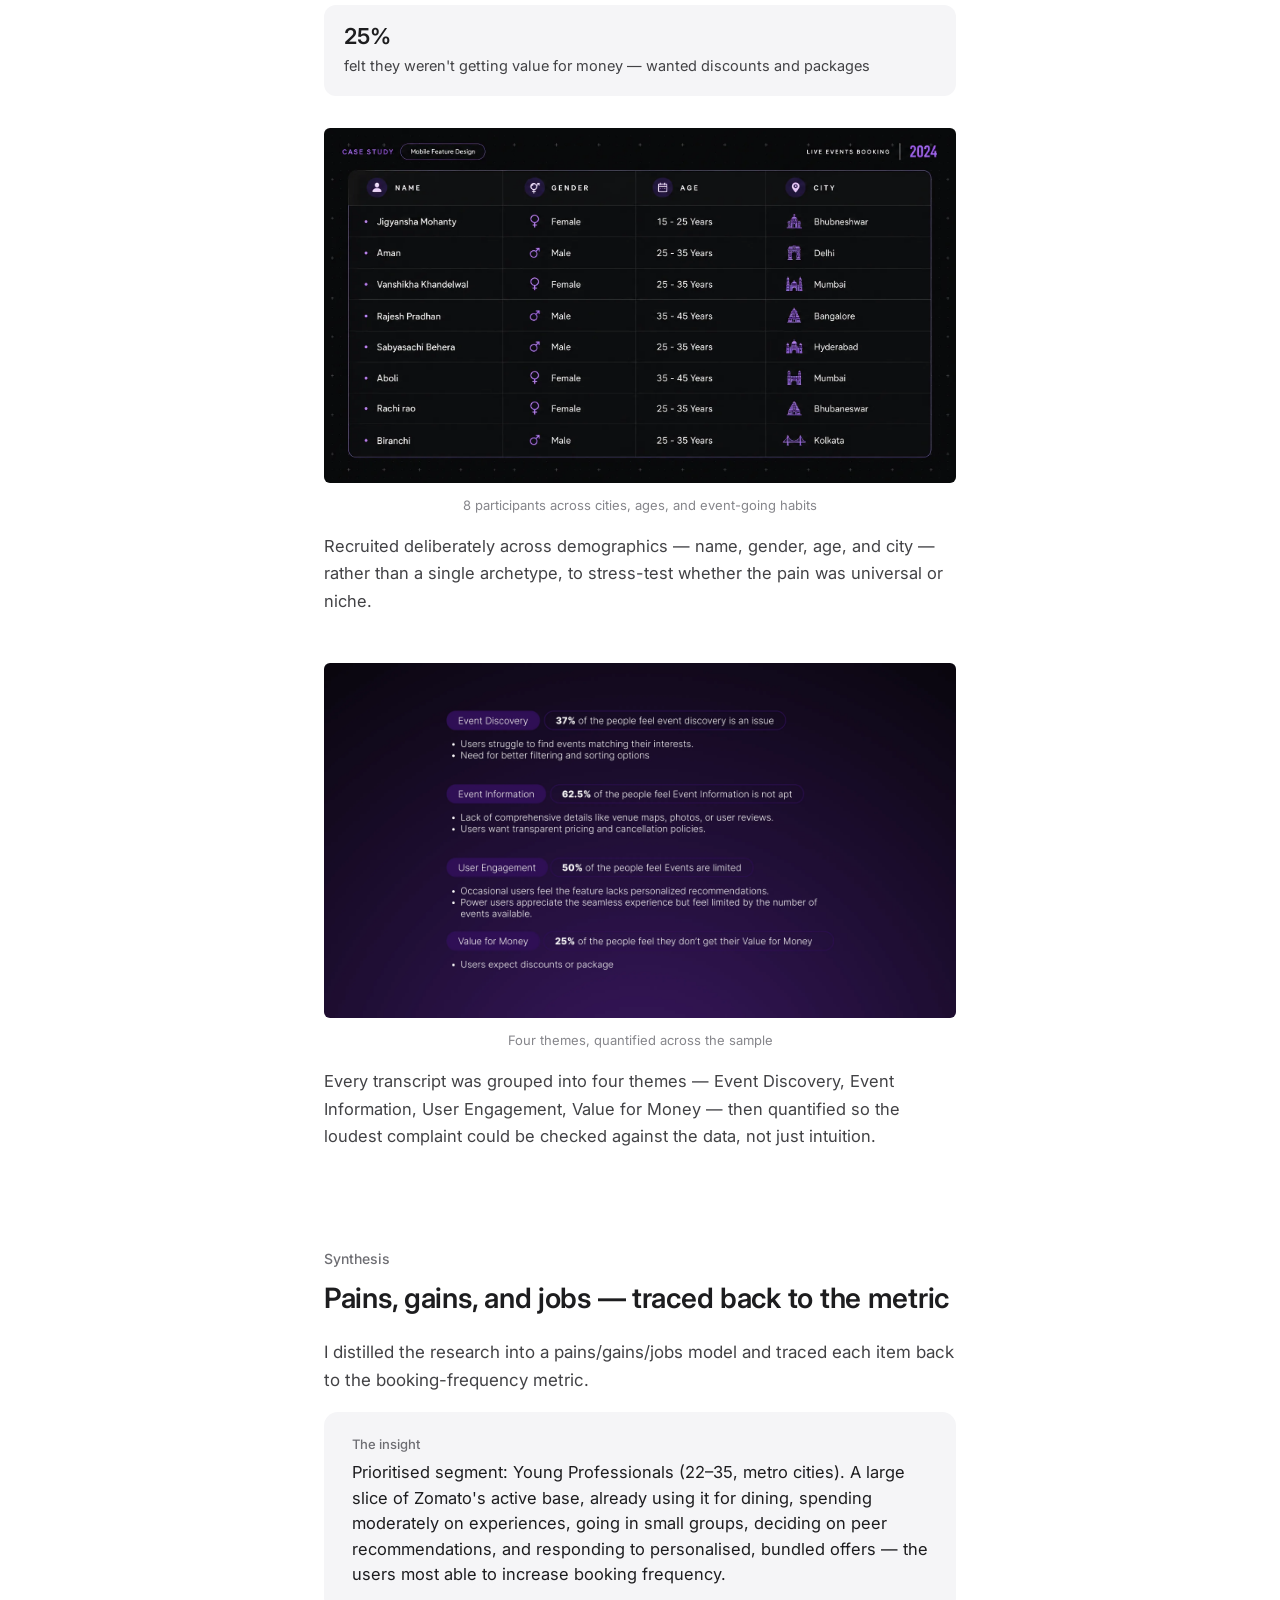
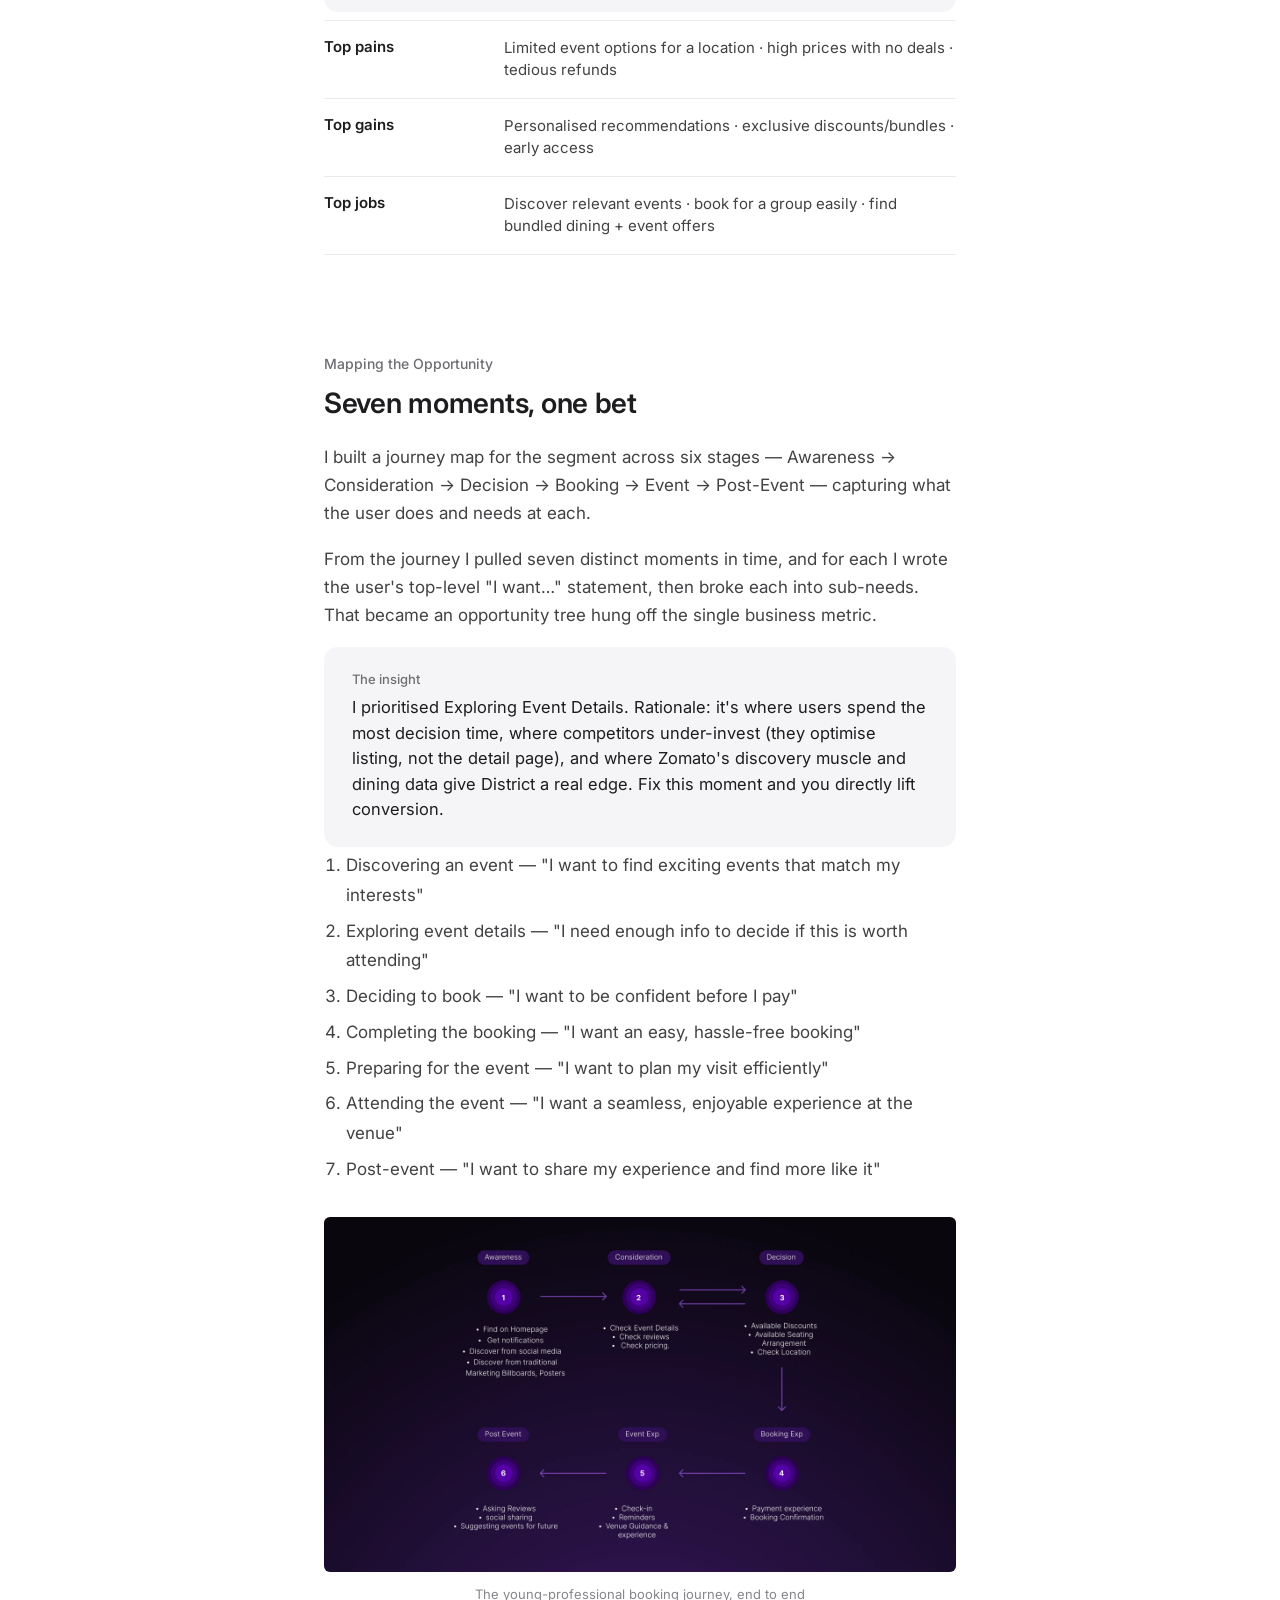
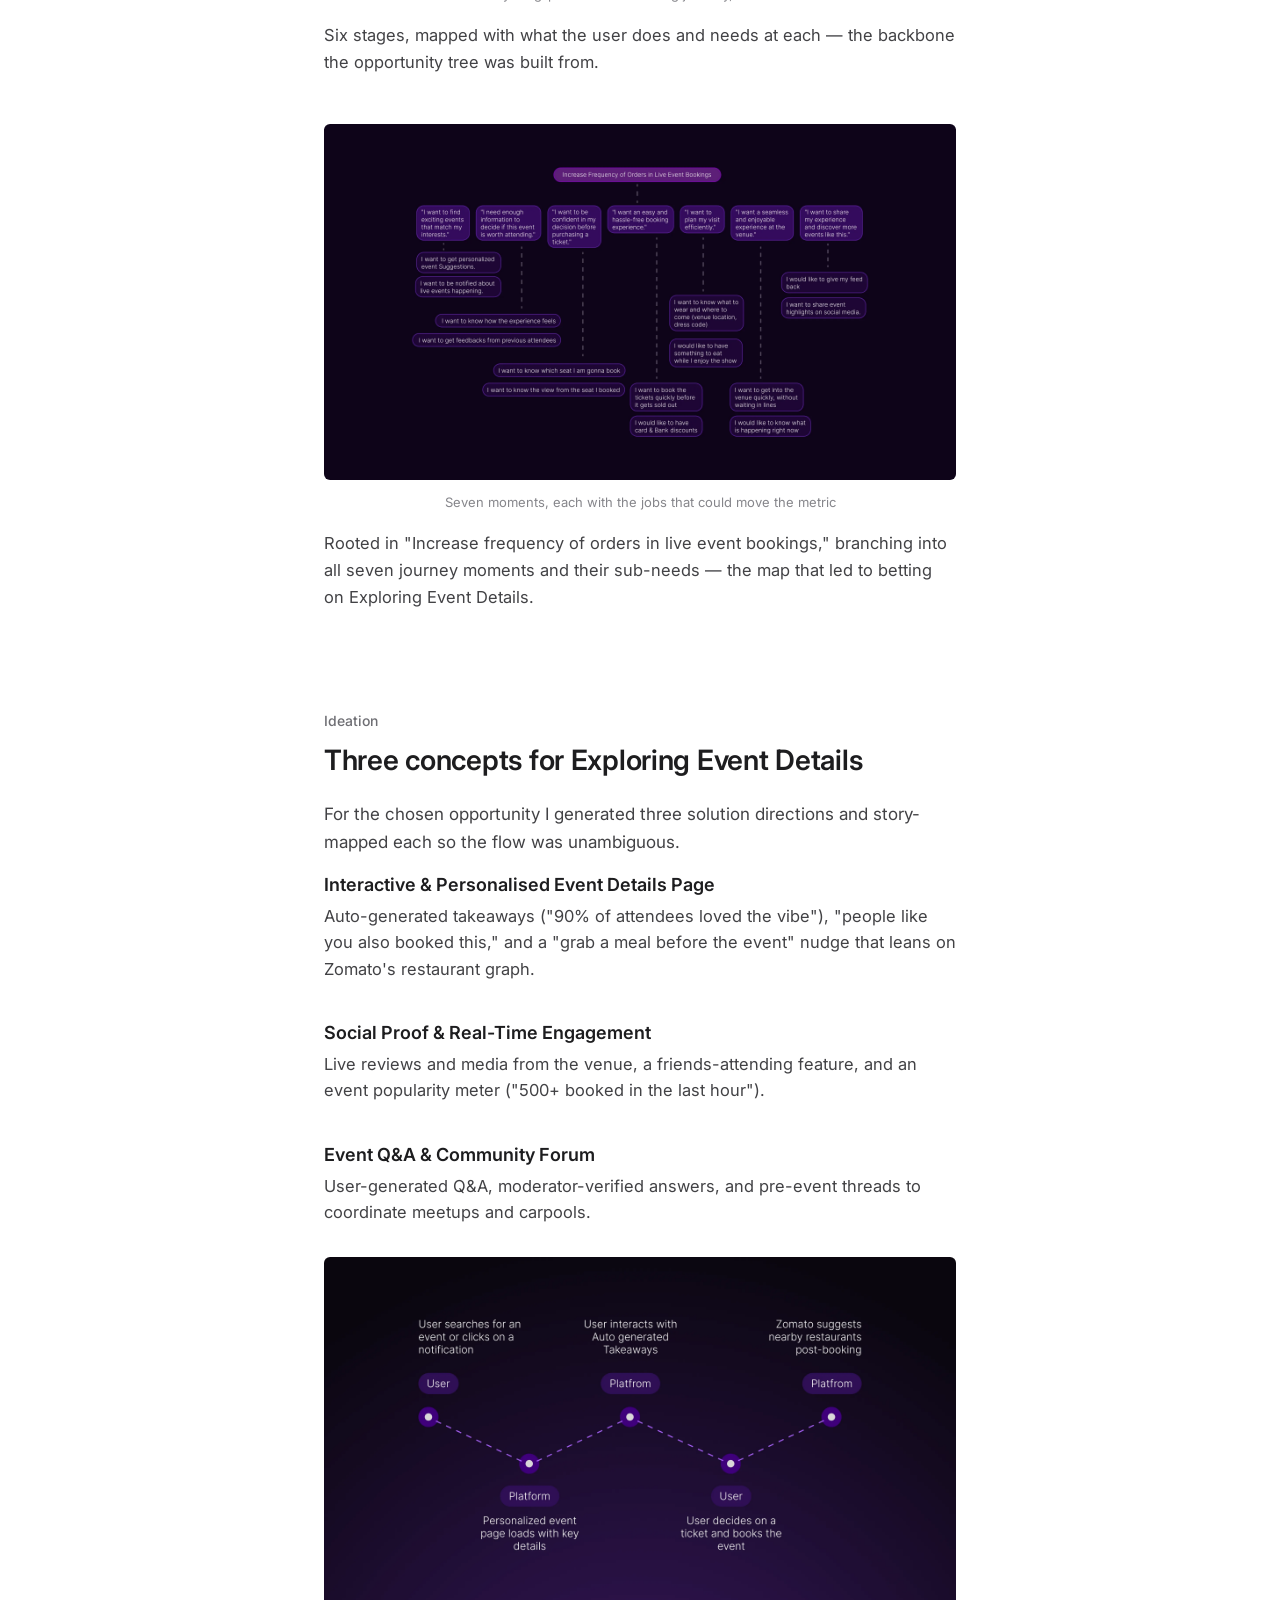
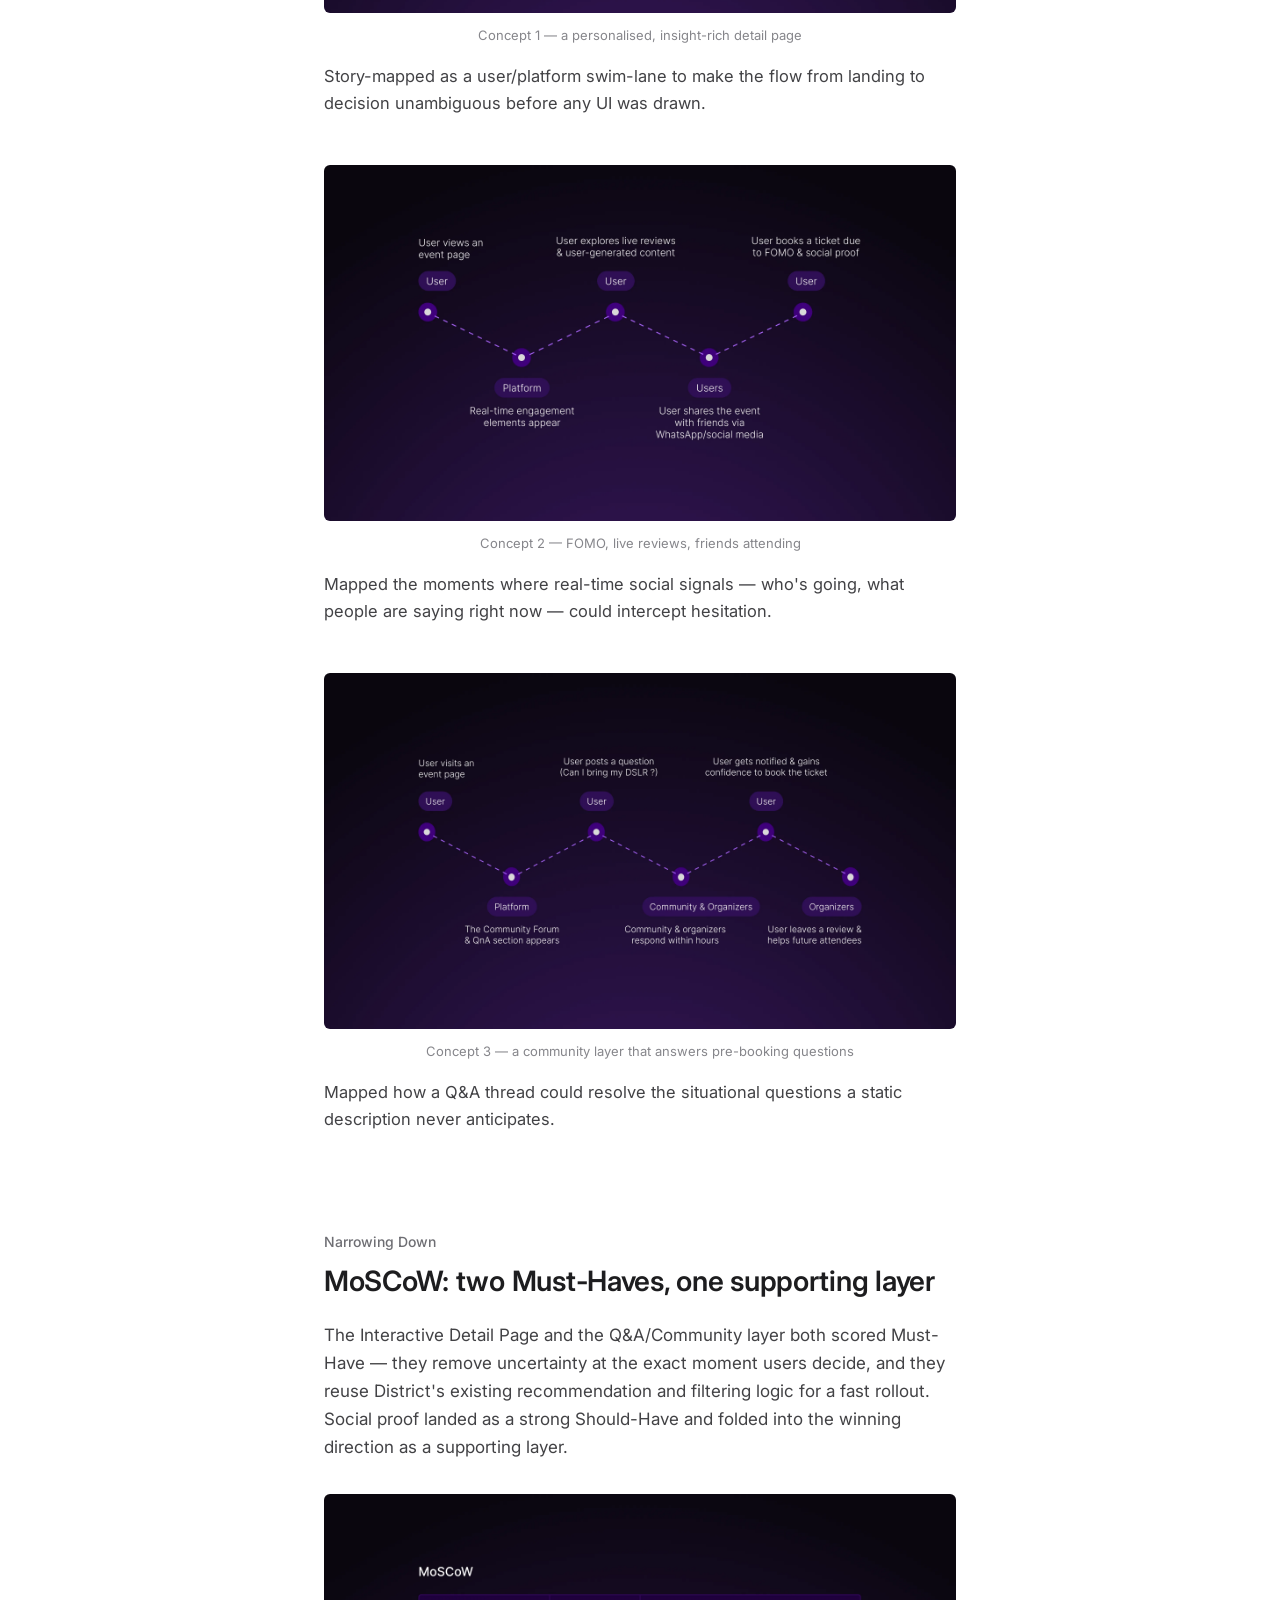
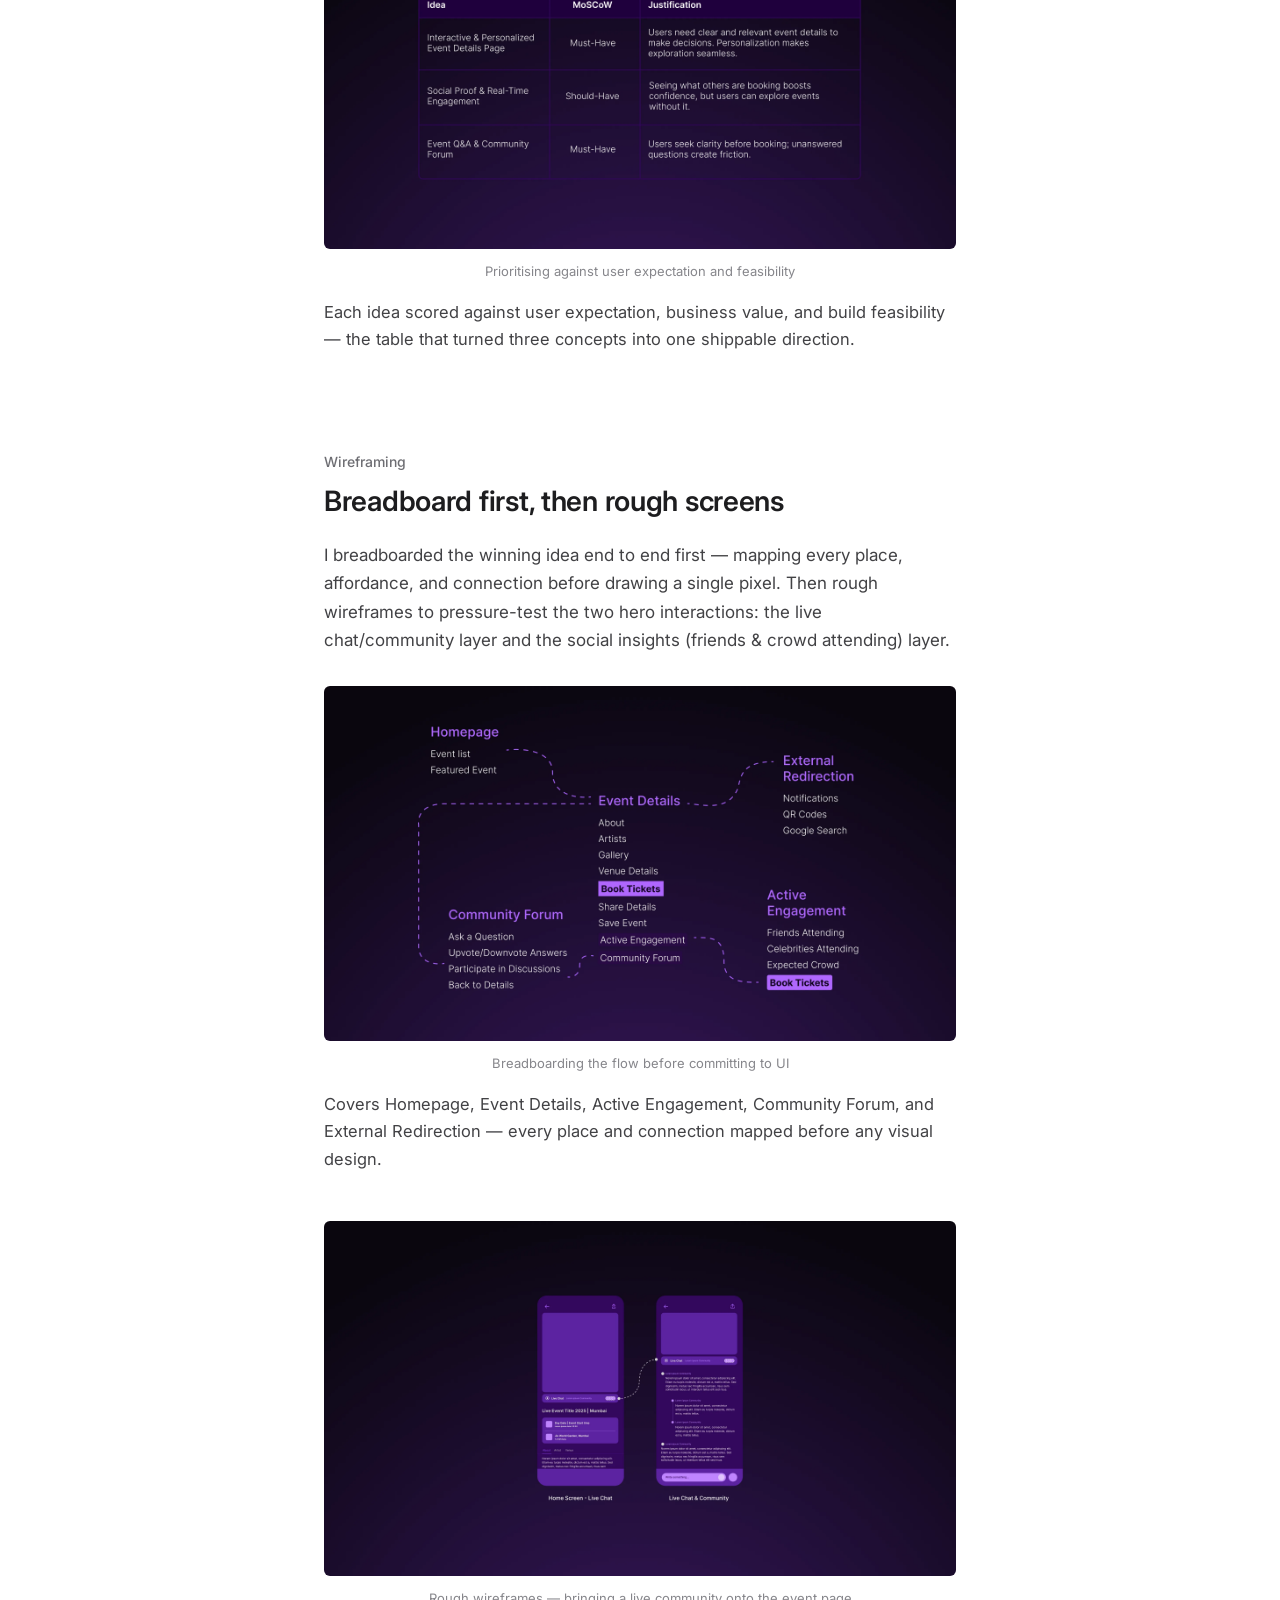
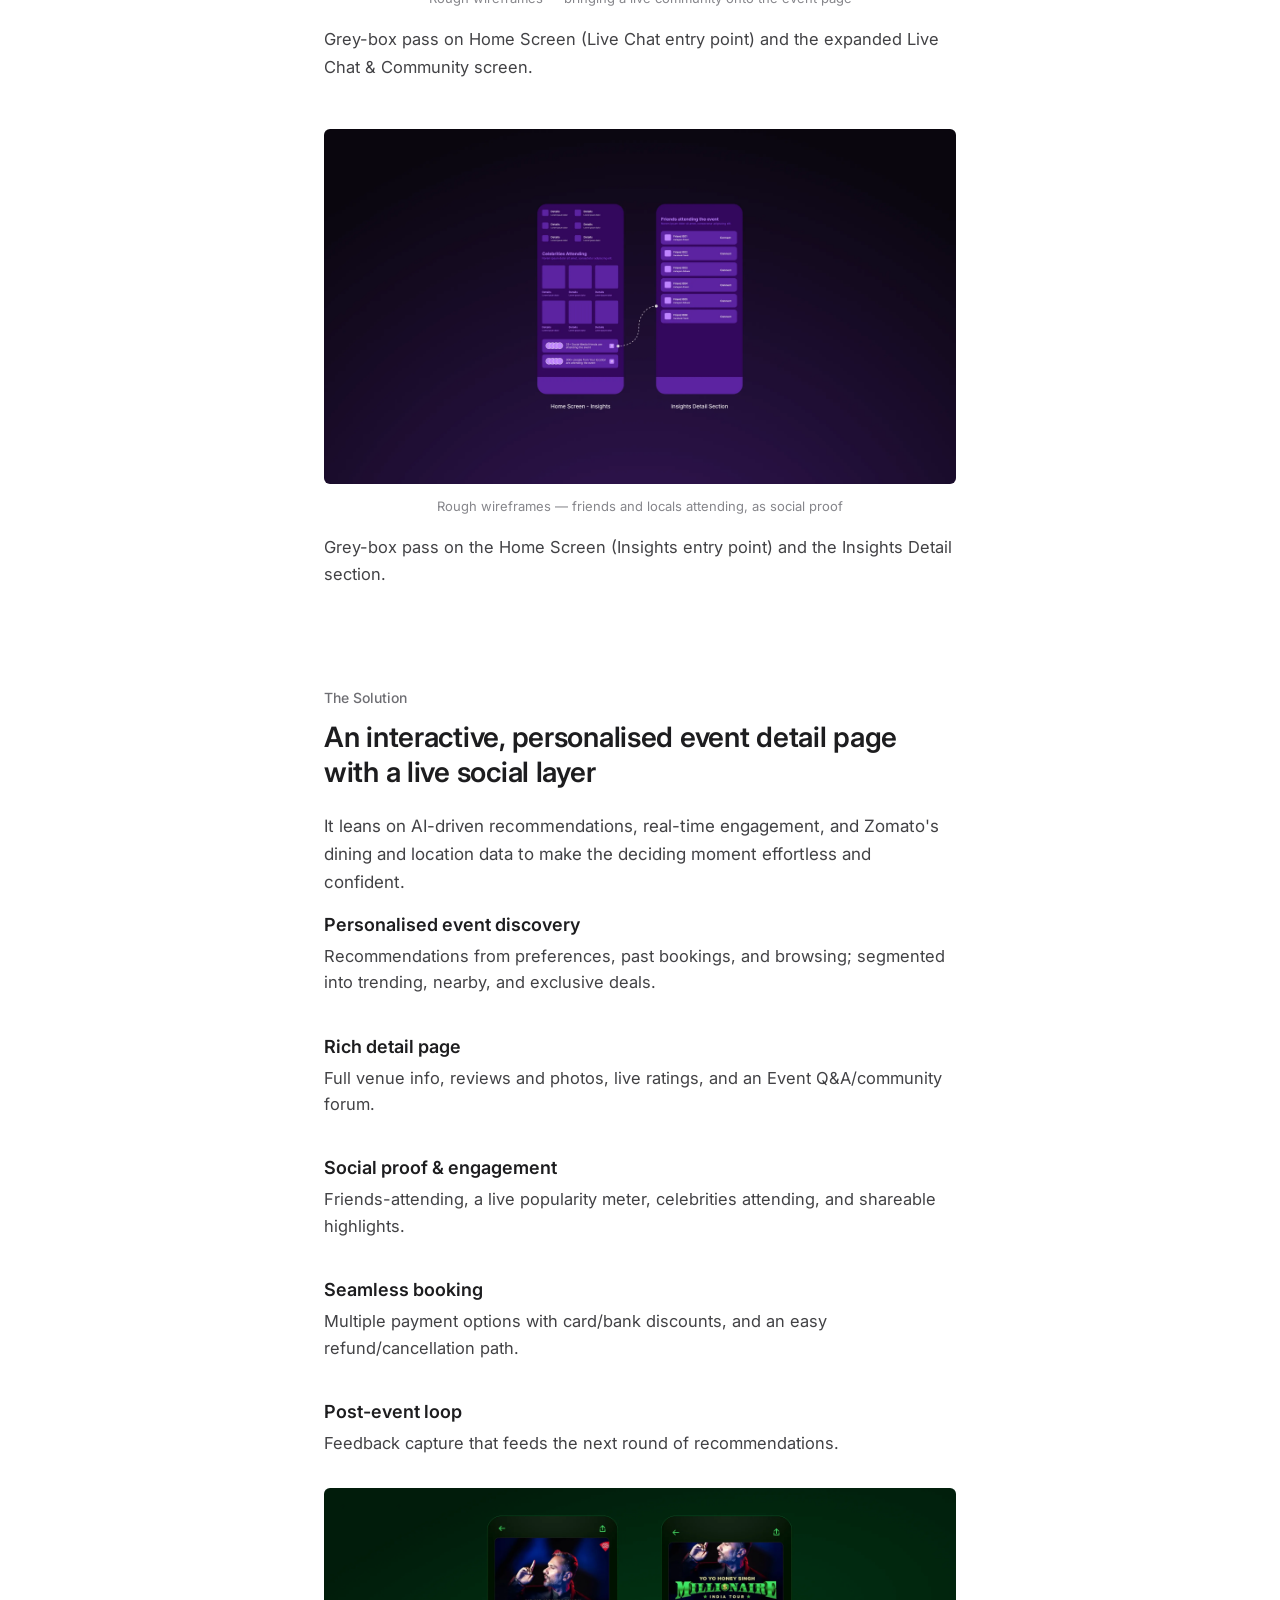
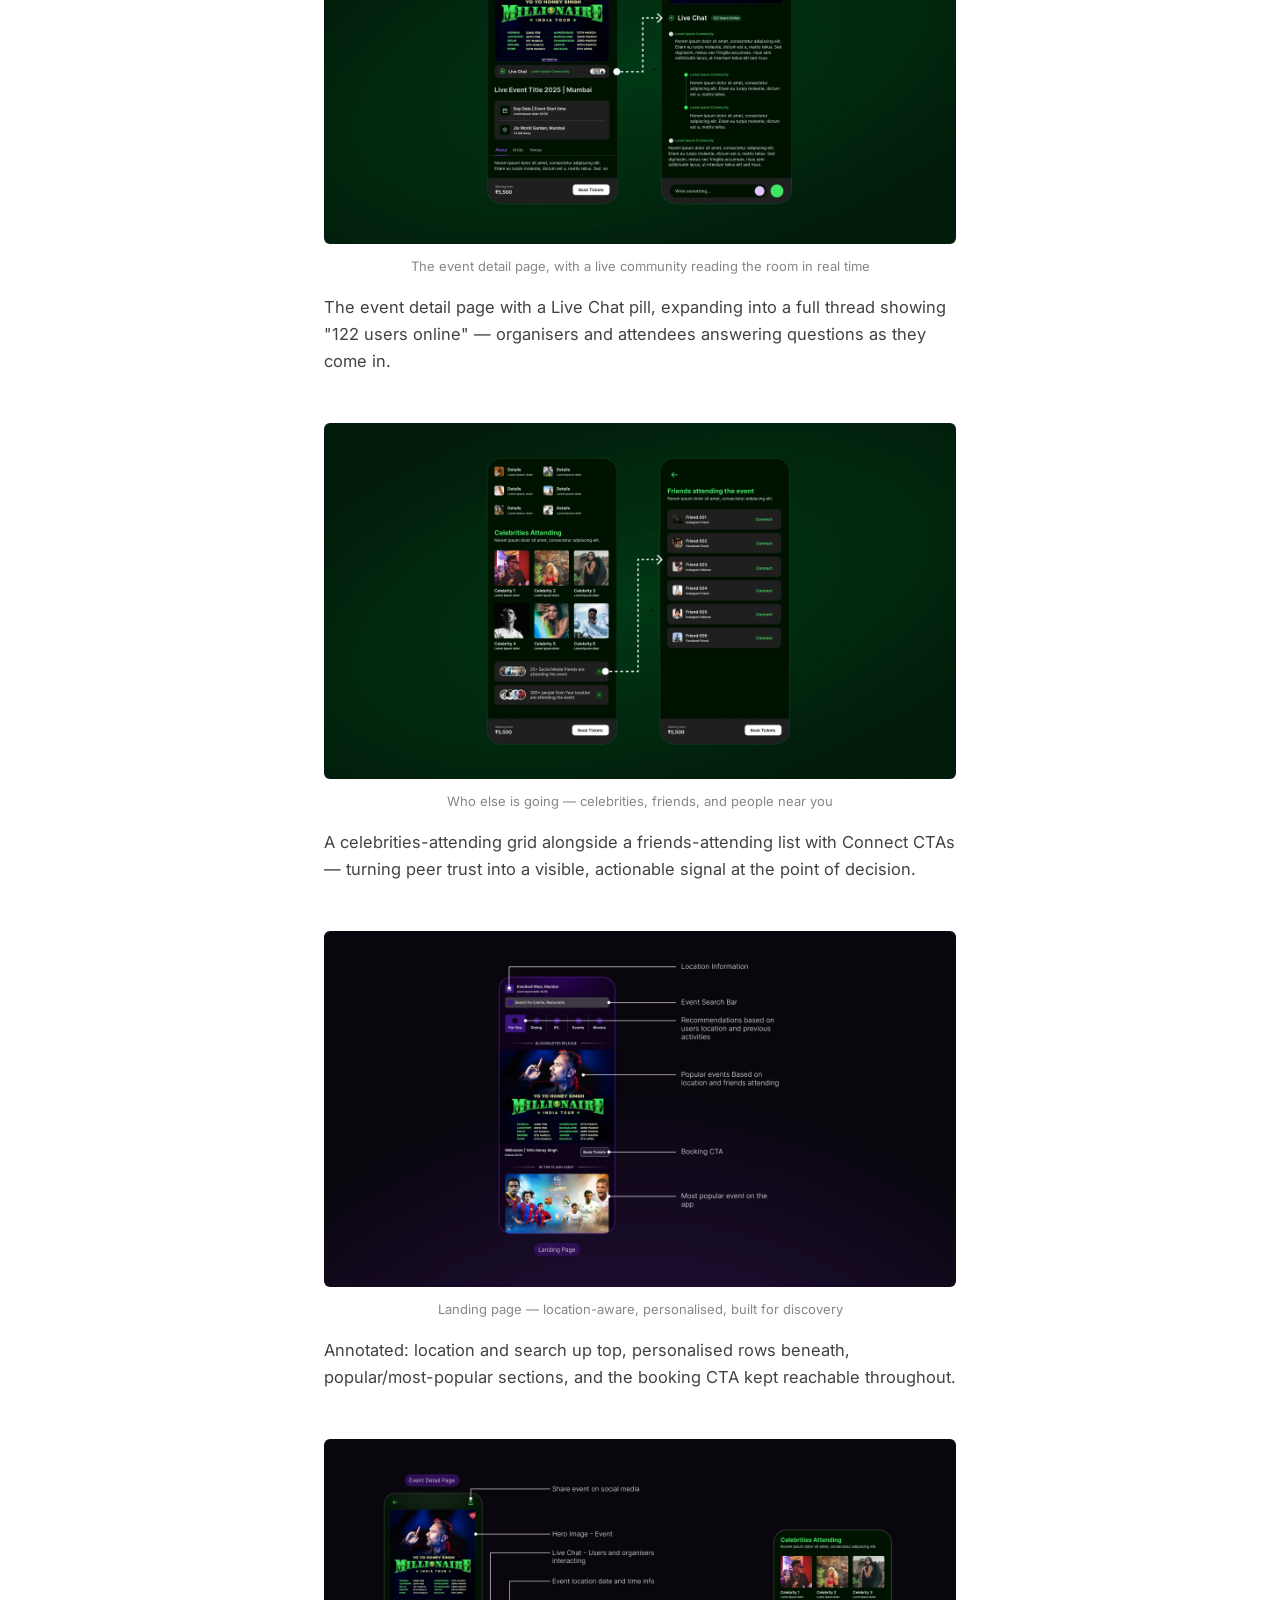
<file: district-zomato.html>
<!DOCTYPE html>
<html lang="en">
<head>
  <meta charset="UTF-8">
  <meta name="viewport" content="width=device-width, initial-scale=1">
  <title>District by Zomato — Case Study | Himanshu</title>
  <link rel="preconnect" href="https://fonts.googleapis.com">
  <link rel="preconnect" href="https://fonts.gstatic.com" crossorigin>
  <link href="https://fonts.googleapis.com/css2?family=Inter:wght@400;500;600;700&display=swap" rel="stylesheet">
  <link rel="stylesheet" href="css/base.css">
  <link rel="stylesheet" href="css/pages/case-study.css">
</head>
<body class="cs-page">

  <header class="cs-intro">
    <div class="cs-intro__inner">
      <a href="index.html#work" class="cs-back">&larr; Back to work</a>
      <p class="cs-eyebrow">Case Study — District by Zomato / Live Events</p>
      <h1 class="cs-title">Designing a personalised, social-first event discovery experience</h1>
      <p class="cs-lede" style="max-width: 640px; margin-bottom: 40px;">Users juggle three or four apps to discover, book, and show up to a live event. I set out to collapse that into a single, personalised, socially-aware flow inside District — and prove which moment in the journey would move bookings the most.</p>
      <div class="cs-meta">
        <div><div class="cs-meta__label">Project</div><div class="cs-meta__value">District by Zomato — Live Events</div></div>
        <div><div class="cs-meta__label">Type</div><div class="cs-meta__value">Self-directed, end-to-end (9-week program)</div></div>
        <div><div class="cs-meta__label">Role</div><div class="cs-meta__value">Product Designer &amp; PM</div></div>
        <div><div class="cs-meta__label">Timeline</div><div class="cs-meta__value">9 weeks</div></div>
        <div><div class="cs-meta__label">Tools</div><div class="cs-meta__value">Figma, competitive research toolkit</div></div>
      </div>
      <div class="cs-focus">
        <p class="cs-focus__label">Focus metric</p>
        <p class="cs-focus__value">Increase the frequency of orders in live-event bookings.</p>
      </div>
    </div>
    <img class="cs-photo__img cs-hero cs-hero--flush" style="aspect-ratio: 1672 / 941;" src="assets/case-studies/district-zomato/hero.webp" alt="District by Zomato — hero">
  </header>

  <main class="cs-body">
    <div class="cs-body__inner cs-body__inner--zomato">

      <section class="cs-section">
        <p class="cs-section__label">The Problem</p>
        <h2 class="cs-section__title">Booking a live event takes three or four apps</h2>
        <p class="cs-section__para">Business goal: increase the frequency of orders in live-event bookings on District by Zomato by making discovery and booking dramatically better for the people most likely to book often.</p>
        <p class="cs-section__para">User problem: live entertainment is growing fast, but the path from "I'd like to do something this weekend" to "I've booked it" is fragmented. Users bounce between discovery (Instagram, friends), booking (BookMyShow), and on-the-day logistics (maps, food). Every hand-off is a drop-off — and a missed booking.</p>
        <p class="cs-section__para">Why it matters: District sits inside the Zomato ecosystem, which already owns dining intent and location data — an advantage no ticketing app has. If discovery and booking felt personal and social, District could turn one-off ticket buyers into repeat bookers.</p>
      </section>

      <section class="cs-section">
        <p class="cs-section__label">Competitive Research</p>
        <h2 class="cs-section__title">Benchmarking against BookMyShow</h2>
        <p class="cs-section__para">I mapped both digital alternatives (BookMyShow, Swiggy Scenes, Meetup, Eventbrite, Nearbuy, Facebook Events) and physical ones (venues running their own nights, community centres, local organisers), then narrowed to the benchmark with the richest public footprint: BookMyShow, the dominant event-ticketing player in India.</p>
        <p class="cs-section__para">I walked both apps screen by screen and ran teardown tools (Wayback Machine, SimilarWeb, ad libraries, company blogs) to surface what BookMyShow solves that District doesn't.</p>
        <div class="cs-insight">
          <p class="cs-insight__label">The insight</p>
          <p class="cs-insight__text">The biggest lever wasn't features District was missing one-by-one; it was the absence of a personalised discovery experience. That reframed the whole project.</p>
        </div>
        <ol class="cs-list">
          <li>Enhanced event discovery &amp; personalisation — recommendations and quick filters cut the effort of finding relevant events</li>
          <li>Comprehensive event insights — descriptions, venue info, seating charts, and reviews to decide with confidence</li>
          <li>Flexible booking &amp; payment — promo codes, cashback, and multiple payment rails for different budgets</li>
          <li>Post-booking convenience — reminders, calendar sync, cancellation policies that add value beyond the ticket</li>
        </ol>
        <div class="cs-photos">
          <div class="cs-photo-block">
            <img class="cs-photo__img cs-photo__img--cover" style="aspect-ratio: 16 / 9;" src="assets/case-studies/district-zomato/teardown.webp" alt="Screen-by-screen teardown of BookMyShow against District's events flow">
            <p class="cs-photo__caption">Screen-by-screen teardown of BookMyShow against District's events flow</p>
            <p class="cs-photo-block__explain">Annotated comparison across four moments: personalised recommendations, seating charts, promo/coupon flow, and post-booking.</p>
          </div>
          <div class="cs-photo-block">
            <img class="cs-photo__img cs-photo__img--cover" style="aspect-ratio: 16 / 9;" src="assets/case-studies/district-zomato/gap.webp" alt="The clearest gap: District lacked a personalised discovery layer">
            <p class="cs-photo__caption">The clearest gap: District lacked a personalised discovery layer</p>
            <p class="cs-photo-block__explain">BookMyShow surfaces "Offers for you," "Top live event offers," and "Live events" as personalised, ranked surfaces — District showed the same list to everyone.</p>
          </div>
        </div>
      </section>

      <section class="cs-section">
        <p class="cs-section__label">User Research</p>
        <h2 class="cs-section__title">8 interviews, one clear pattern</h2>
        <p class="cs-section__para">I recruited 8 users across genders, age bands (15–45), cities (Bhubaneswar, Delhi, Mumbai, Bangalore, Hyderabad, Kolkata), and levels of event-going experience — deliberately spanning demographics rather than a single archetype.</p>
        <p class="cs-section__para">I ran semi-structured interviews against a 17-question guide covering leisure habits, how they discover events, who they go with, how they book, and their experience of District specifically. Then I summarised every conversation, grouped it into themes, and quantified the pain.</p>
        <div class="cs-stats">
          <div class="cs-stat"><div class="cs-stat__value">62.5%</div><div class="cs-stat__text">felt event information was not enough to decide — missing venue maps, photos, reviews, transparent pricing</div></div>
          <div class="cs-stat"><div class="cs-stat__value">50%</div><div class="cs-stat__text">felt event options were limited and lacked personalised recommendations</div></div>
          <div class="cs-stat"><div class="cs-stat__value">37%</div><div class="cs-stat__text">found event discovery itself an issue — couldn't find events matching their interests</div></div>
          <div class="cs-stat"><div class="cs-stat__value">25%</div><div class="cs-stat__text">felt they weren't getting value for money — wanted discounts and packages</div></div>
        </div>
        <div class="cs-photos">
          <div class="cs-photo-block">
            <img class="cs-photo__img cs-photo__img--cover" style="aspect-ratio: 1672 / 941;" src="assets/case-studies/district-zomato/participants.webp" alt="8 participants across cities, ages, and event-going habits">
            <p class="cs-photo__caption">8 participants across cities, ages, and event-going habits</p>
            <p class="cs-photo-block__explain">Recruited deliberately across demographics — name, gender, age, and city — rather than a single archetype, to stress-test whether the pain was universal or niche.</p>
          </div>
          <div class="cs-photo-block">
            <img class="cs-photo__img cs-photo__img--cover" style="aspect-ratio: 16 / 9;" src="assets/case-studies/district-zomato/themes.webp" alt="Four themes, quantified across the sample">
            <p class="cs-photo__caption">Four themes, quantified across the sample</p>
            <p class="cs-photo-block__explain">Every transcript was grouped into four themes — Event Discovery, Event Information, User Engagement, Value for Money — then quantified so the loudest complaint could be checked against the data, not just intuition.</p>
          </div>
        </div>
      </section>

      <section class="cs-section">
        <p class="cs-section__label">Synthesis</p>
        <h2 class="cs-section__title">Pains, gains, and jobs — traced back to the metric</h2>
        <p class="cs-section__para">I distilled the research into a pains/gains/jobs model and traced each item back to the booking-frequency metric.</p>
        <div class="cs-insight">
          <p class="cs-insight__label">The insight</p>
          <p class="cs-insight__text">Prioritised segment: Young Professionals (22–35, metro cities). A large slice of Zomato's active base, already using it for dining, spending moderately on experiences, going in small groups, deciding on peer recommendations, and responding to personalised, bundled offers — the users most able to increase booking frequency.</p>
        </div>
        <div class="cs-table">
          <div class="cs-table__row"><div class="cs-table__key">Top pains</div><div class="cs-table__value">Limited event options for a location · high prices with no deals · tedious refunds</div></div>
          <div class="cs-table__row"><div class="cs-table__key">Top gains</div><div class="cs-table__value">Personalised recommendations · exclusive discounts/bundles · early access</div></div>
          <div class="cs-table__row"><div class="cs-table__key">Top jobs</div><div class="cs-table__value">Discover relevant events · book for a group easily · find bundled dining + event offers</div></div>
        </div>
      </section>

      <section class="cs-section">
        <p class="cs-section__label">Mapping the Opportunity</p>
        <h2 class="cs-section__title">Seven moments, one bet</h2>
        <p class="cs-section__para">I built a journey map for the segment across six stages — Awareness → Consideration → Decision → Booking → Event → Post-Event — capturing what the user does and needs at each.</p>
        <p class="cs-section__para">From the journey I pulled seven distinct moments in time, and for each I wrote the user's top-level "I want…" statement, then broke each into sub-needs. That became an opportunity tree hung off the single business metric.</p>
        <div class="cs-insight">
          <p class="cs-insight__label">The insight</p>
          <p class="cs-insight__text">I prioritised Exploring Event Details. Rationale: it's where users spend the most decision time, where competitors under-invest (they optimise listing, not the detail page), and where Zomato's discovery muscle and dining data give District a real edge. Fix this moment and you directly lift conversion.</p>
        </div>
        <ol class="cs-list">
          <li>Discovering an event — "I want to find exciting events that match my interests"</li>
          <li>Exploring event details — "I need enough info to decide if this is worth attending"</li>
          <li>Deciding to book — "I want to be confident before I pay"</li>
          <li>Completing the booking — "I want an easy, hassle-free booking"</li>
          <li>Preparing for the event — "I want to plan my visit efficiently"</li>
          <li>Attending the event — "I want a seamless, enjoyable experience at the venue"</li>
          <li>Post-event — "I want to share my experience and find more like it"</li>
        </ol>
        <div class="cs-photos">
          <div class="cs-photo-block">
            <img class="cs-photo__img cs-photo__img--cover" style="aspect-ratio: 16 / 9;" src="assets/case-studies/district-zomato/journey.webp" alt="The young-professional booking journey, end to end">
            <p class="cs-photo__caption">The young-professional booking journey, end to end</p>
            <p class="cs-photo-block__explain">Six stages, mapped with what the user does and needs at each — the backbone the opportunity tree was built from.</p>
          </div>
          <div class="cs-photo-block">
            <img class="cs-photo__img cs-photo__img--cover" style="aspect-ratio: 16 / 9;" src="assets/case-studies/district-zomato/opportunity-tree.webp" alt="Seven moments, each with the jobs that could move the metric">
            <p class="cs-photo__caption">Seven moments, each with the jobs that could move the metric</p>
            <p class="cs-photo-block__explain">Rooted in "Increase frequency of orders in live event bookings," branching into all seven journey moments and their sub-needs — the map that led to betting on Exploring Event Details.</p>
          </div>
        </div>
      </section>

      <section class="cs-section">
        <p class="cs-section__label">Ideation</p>
        <h2 class="cs-section__title">Three concepts for Exploring Event Details</h2>
        <p class="cs-section__para">For the chosen opportunity I generated three solution directions and story-mapped each so the flow was unambiguous.</p>
        <div class="cs-moves">
          <div><p class="cs-move__title">Interactive &amp; Personalised Event Details Page</p><p class="cs-move__desc">Auto-generated takeaways ("90% of attendees loved the vibe"), "people like you also booked this," and a "grab a meal before the event" nudge that leans on Zomato's restaurant graph.</p></div>
          <div><p class="cs-move__title">Social Proof &amp; Real-Time Engagement</p><p class="cs-move__desc">Live reviews and media from the venue, a friends-attending feature, and an event popularity meter ("500+ booked in the last hour").</p></div>
          <div><p class="cs-move__title">Event Q&amp;A &amp; Community Forum</p><p class="cs-move__desc">User-generated Q&amp;A, moderator-verified answers, and pre-event threads to coordinate meetups and carpools.</p></div>
        </div>
        <div class="cs-photos">
          <div class="cs-photo-block">
            <img class="cs-photo__img cs-photo__img--cover" style="aspect-ratio: 16 / 9;" src="assets/case-studies/district-zomato/story1.webp" alt="Concept 1 — a personalised, insight-rich detail page">
            <p class="cs-photo__caption">Concept 1 — a personalised, insight-rich detail page</p>
            <p class="cs-photo-block__explain">Story-mapped as a user/platform swim-lane to make the flow from landing to decision unambiguous before any UI was drawn.</p>
          </div>
          <div class="cs-photo-block">
            <img class="cs-photo__img cs-photo__img--cover" style="aspect-ratio: 16 / 9;" src="assets/case-studies/district-zomato/story2.webp" alt="Concept 2 — FOMO, live reviews, friends attending">
            <p class="cs-photo__caption">Concept 2 — FOMO, live reviews, friends attending</p>
            <p class="cs-photo-block__explain">Mapped the moments where real-time social signals — who's going, what people are saying right now — could intercept hesitation.</p>
          </div>
          <div class="cs-photo-block">
            <img class="cs-photo__img cs-photo__img--cover" style="aspect-ratio: 16 / 9;" src="assets/case-studies/district-zomato/story3.webp" alt="Concept 3 — a community layer that answers pre-booking questions">
            <p class="cs-photo__caption">Concept 3 — a community layer that answers pre-booking questions</p>
            <p class="cs-photo-block__explain">Mapped how a Q&amp;A thread could resolve the situational questions a static description never anticipates.</p>
          </div>
        </div>
      </section>

      <section class="cs-section">
        <p class="cs-section__label">Narrowing Down</p>
        <h2 class="cs-section__title">MoSCoW: two Must-Haves, one supporting layer</h2>
        <p class="cs-section__para">The Interactive Detail Page and the Q&amp;A/Community layer both scored Must-Have — they remove uncertainty at the exact moment users decide, and they reuse District's existing recommendation and filtering logic for a fast rollout. Social proof landed as a strong Should-Have and folded into the winning direction as a supporting layer.</p>
        <div class="cs-photos">
          <div class="cs-photo-block">
            <img class="cs-photo__img cs-photo__img--cover" style="aspect-ratio: 16 / 9;" src="assets/case-studies/district-zomato/moscow.webp" alt="Prioritising against user expectation and feasibility">
            <p class="cs-photo__caption">Prioritising against user expectation and feasibility</p>
            <p class="cs-photo-block__explain">Each idea scored against user expectation, business value, and build feasibility — the table that turned three concepts into one shippable direction.</p>
          </div>
        </div>
      </section>

      <section class="cs-section">
        <p class="cs-section__label">Wireframing</p>
        <h2 class="cs-section__title">Breadboard first, then rough screens</h2>
        <p class="cs-section__para">I breadboarded the winning idea end to end first — mapping every place, affordance, and connection before drawing a single pixel. Then rough wireframes to pressure-test the two hero interactions: the live chat/community layer and the social insights (friends &amp; crowd attending) layer.</p>
        <div class="cs-photos">
          <div class="cs-photo-block">
            <img class="cs-photo__img cs-photo__img--cover" style="aspect-ratio: 16 / 9;" src="assets/case-studies/district-zomato/breadboard.webp" alt="Breadboarding the flow before committing to UI">
            <p class="cs-photo__caption">Breadboarding the flow before committing to UI</p>
            <p class="cs-photo-block__explain">Covers Homepage, Event Details, Active Engagement, Community Forum, and External Redirection — every place and connection mapped before any visual design.</p>
          </div>
          <div class="cs-photo-block">
            <img class="cs-photo__img cs-photo__img--cover" style="aspect-ratio: 16 / 9;" src="assets/case-studies/district-zomato/wf-chat.webp" alt="Rough wireframes — bringing a live community onto the event page">
            <p class="cs-photo__caption">Rough wireframes — bringing a live community onto the event page</p>
            <p class="cs-photo-block__explain">Grey-box pass on Home Screen (Live Chat entry point) and the expanded Live Chat &amp; Community screen.</p>
          </div>
          <div class="cs-photo-block">
            <img class="cs-photo__img cs-photo__img--cover" style="aspect-ratio: 16 / 9;" src="assets/case-studies/district-zomato/wf-social.webp" alt="Rough wireframes — friends and locals attending, as social proof">
            <p class="cs-photo__caption">Rough wireframes — friends and locals attending, as social proof</p>
            <p class="cs-photo-block__explain">Grey-box pass on the Home Screen (Insights entry point) and the Insights Detail section.</p>
          </div>
        </div>
      </section>

      <section class="cs-section">
        <p class="cs-section__label">The Solution</p>
        <h2 class="cs-section__title">An interactive, personalised event detail page with a live social layer</h2>
        <p class="cs-section__para">It leans on AI-driven recommendations, real-time engagement, and Zomato's dining and location data to make the deciding moment effortless and confident.</p>
        <div class="cs-moves">
          <div><p class="cs-move__title">Personalised event discovery</p><p class="cs-move__desc">Recommendations from preferences, past bookings, and browsing; segmented into trending, nearby, and exclusive deals.</p></div>
          <div><p class="cs-move__title">Rich detail page</p><p class="cs-move__desc">Full venue info, reviews and photos, live ratings, and an Event Q&amp;A/community forum.</p></div>
          <div><p class="cs-move__title">Social proof &amp; engagement</p><p class="cs-move__desc">Friends-attending, a live popularity meter, celebrities attending, and shareable highlights.</p></div>
          <div><p class="cs-move__title">Seamless booking</p><p class="cs-move__desc">Multiple payment options with card/bank discounts, and an easy refund/cancellation path.</p></div>
          <div><p class="cs-move__title">Post-event loop</p><p class="cs-move__desc">Feedback capture that feeds the next round of recommendations.</p></div>
        </div>
        <div class="cs-photos">
          <div class="cs-photo-block">
            <img class="cs-photo__img cs-photo__img--cover" style="aspect-ratio: 16 / 9;" src="assets/case-studies/district-zomato/final-chat.webp" alt="The event detail page, with a live community reading the room in real time">
            <p class="cs-photo__caption">The event detail page, with a live community reading the room in real time</p>
            <p class="cs-photo-block__explain">The event detail page with a Live Chat pill, expanding into a full thread showing "122 users online" — organisers and attendees answering questions as they come in.</p>
          </div>
          <div class="cs-photo-block">
            <img class="cs-photo__img cs-photo__img--cover" style="aspect-ratio: 16 / 9;" src="assets/case-studies/district-zomato/final-social.webp" alt="Who else is going — celebrities, friends, and people near you">
            <p class="cs-photo__caption">Who else is going — celebrities, friends, and people near you</p>
            <p class="cs-photo-block__explain">A celebrities-attending grid alongside a friends-attending list with Connect CTAs — turning peer trust into a visible, actionable signal at the point of decision.</p>
          </div>
          <div class="cs-photo-block">
            <img class="cs-photo__img cs-photo__img--cover" style="aspect-ratio: 16 / 9;" src="assets/case-studies/district-zomato/annotated-landing.webp" alt="Landing page — location-aware, personalised, built for discovery">
            <p class="cs-photo__caption">Landing page — location-aware, personalised, built for discovery</p>
            <p class="cs-photo-block__explain">Annotated: location and search up top, personalised rows beneath, popular/most-popular sections, and the booking CTA kept reachable throughout.</p>
          </div>
          <div class="cs-photo-block">
            <img class="cs-photo__img cs-photo__img--cover" style="aspect-ratio: 16 / 9;" src="assets/case-studies/district-zomato/annotated-detail.webp" alt="Event detail — everything needed to decide, in one scroll">
            <p class="cs-photo__caption">Event detail — everything needed to decide, in one scroll</p>
            <p class="cs-photo-block__explain">Annotated: share action, hero image, live chat entry, location/time, and celebrities &amp; friends attending — sequenced in the order a user actually decides.</p>
          </div>
          <div class="cs-photo-block">
            <img class="cs-photo__img cs-photo__img--cover" style="aspect-ratio: 16 / 9;" src="assets/case-studies/district-zomato/annotated-chat.webp" alt="Live chat — organisers and attendees, answering in real time">
            <p class="cs-photo__caption">Live chat — organisers and attendees, answering in real time</p>
            <p class="cs-photo-block__explain">Annotated: live viewer counter, threaded comments and sub-comments, compose bar, and a media attachment CTA.</p>
          </div>
          <div class="cs-photo-block">
            <img class="cs-photo__img cs-photo__img--cover" style="aspect-ratio: 16 / 9;" src="assets/case-studies/district-zomato/annotated-people.webp" alt="Connect with friends already going — social pull into the booking">
            <p class="cs-photo__caption">Connect with friends already going — social pull into the booking</p>
            <p class="cs-photo-block__explain">Annotated: friend rows with mutual context and a direct Connect CTA to coordinate before booking.</p>
          </div>
        </div>
      </section>

      <section class="cs-section">
        <p class="cs-section__label">Rollout &amp; Risk</p>
        <h2 class="cs-section__title">A phased launch, planned for what could go wrong</h2>
        <p class="cs-section__para">Phased launch: beta to 5–10% of metro users (Month 1–2) → enhancement and A/B testing at 30–40% (Month 3–4) → full launch with marketing (Month 5) → optimise and expand partnerships (Month 6+).</p>
        <p class="cs-section__para">Risks planned for: thin event inventory (mitigated with organiser partnerships), payment drop-off (retries, alternative rails, support), and security (encryption, 2FA, monitoring). Edge cases considered: first-time users with no history, payment failures, cancellations, and non-metro/pin-code users.</p>
      </section>

      <section class="cs-section">
        <p class="cs-section__label">Measuring Success</p>
        <h2 class="cs-section__title">Instrumented before it shipped, not after</h2>
        <p class="cs-section__para">I defined the analytics up front so the feature could prove itself. I specified a full event-tracking spec across three phases — Discovery &amp; Exploration, Social Engagement, and Event Experience — each event with its trigger, event properties, and user properties (e.g. event_viewed, event_filtered, friends_attending_viewed, event_checkin_completed, event_feedback_submitted).</p>
        <div class="cs-stats">
          <div class="cs-stat"><div class="cs-stat__value">Success</div><div class="cs-stat__text">Daily active users · average order value · preferences set · wishlists created</div></div>
          <div class="cs-stat"><div class="cs-stat__value">Failure</div><div class="cs-stat__text">High drop-off · falling engagement · fewer bookings per user despite rollout</div></div>
        </div>
      </section>

      <section class="cs-section" style="margin-bottom: 0;">
        <p class="cs-section__label">What I Took Away</p>
        <h2 class="cs-section__title">Three things I'd carry into the next project</h2>
        <ol class="cs-list">
          <li>The metric is the compass — anchoring every pain, gain, and idea to booking frequency stopped the project sprawling into a feature wishlist</li>
          <li>Prioritising a moment beats prioritising a feature — betting on "Exploring Event Details" gave the whole solution a spine</li>
          <li>Use the ecosystem you're in — District's edge was never going to be out-listing BookMyShow; it was dining data, location, and social graph, and the solution leans hard on that</li>
        </ol>
      </section>

      <a href="index.html#work" class="cs-back-bottom cs-back-bottom--zomato">&larr; Back to all case studies</a>

    </div>
  </main>

</body>
</html>
</file>
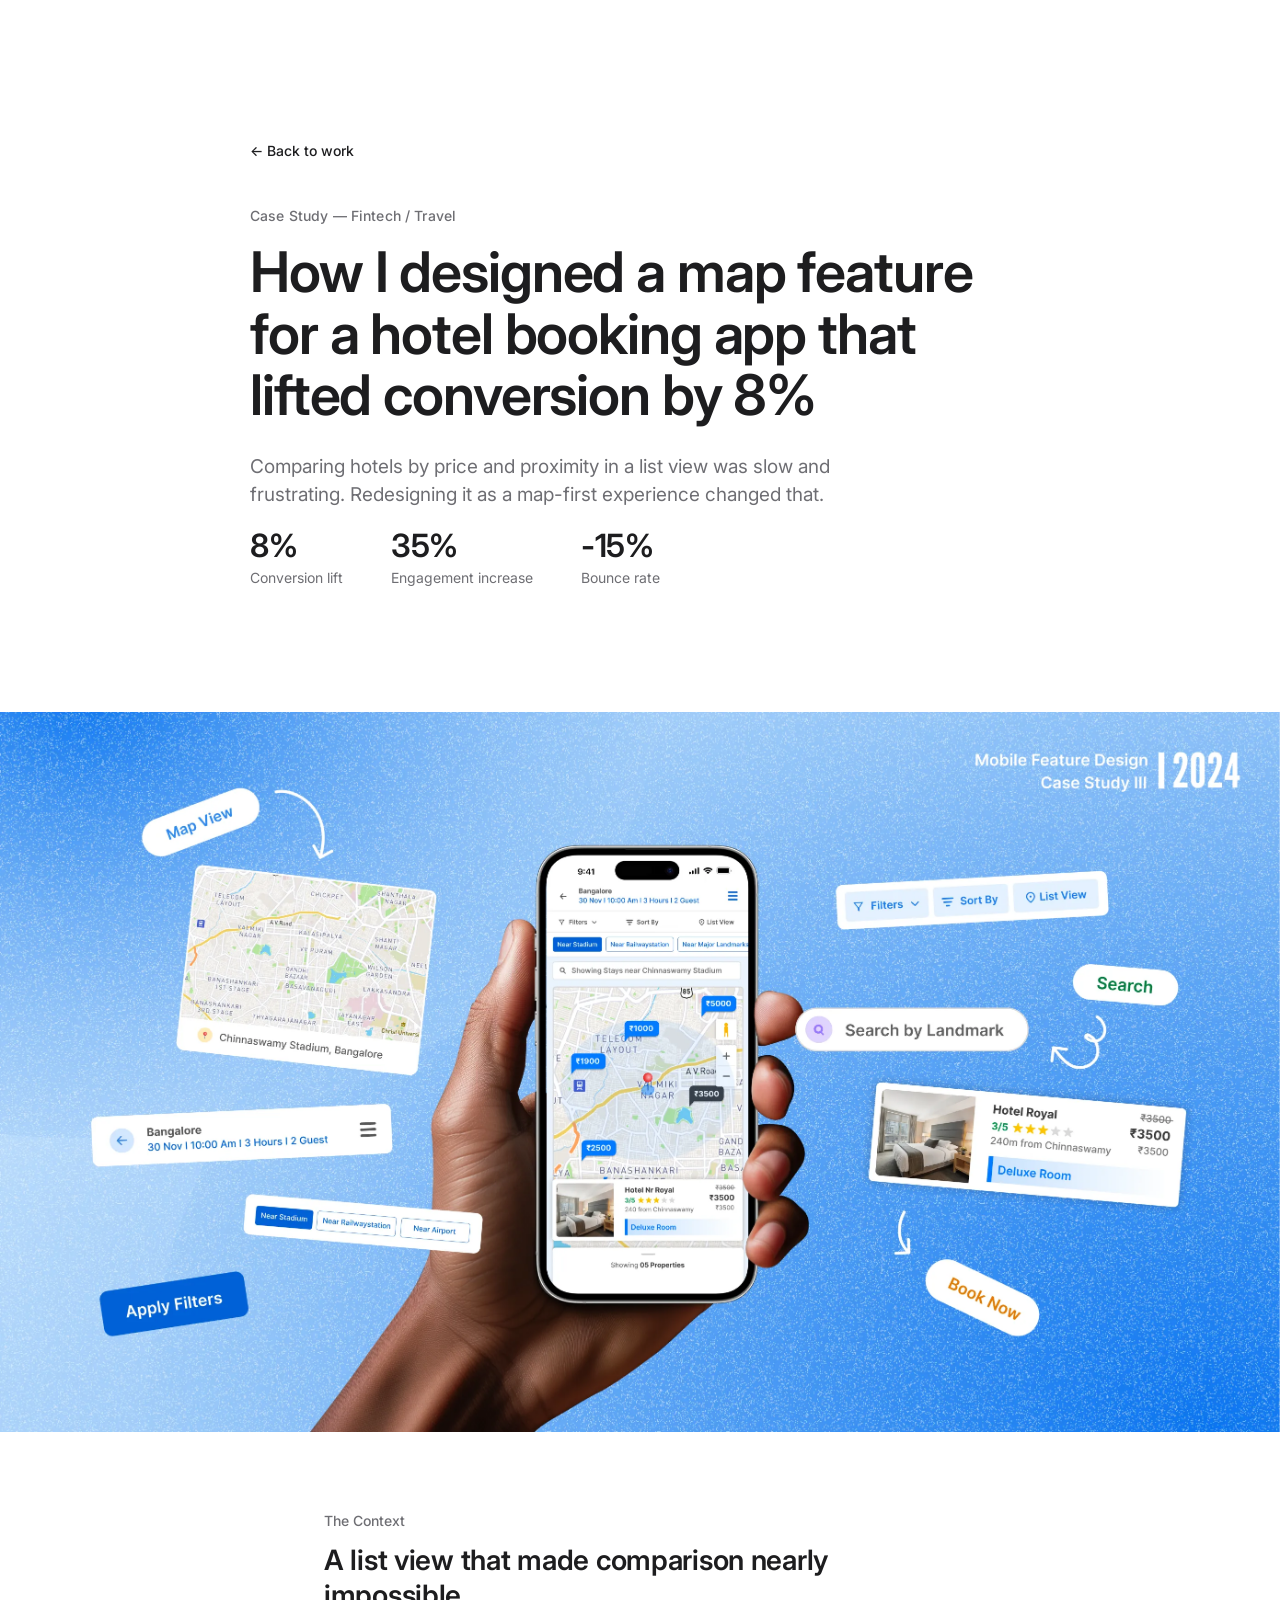
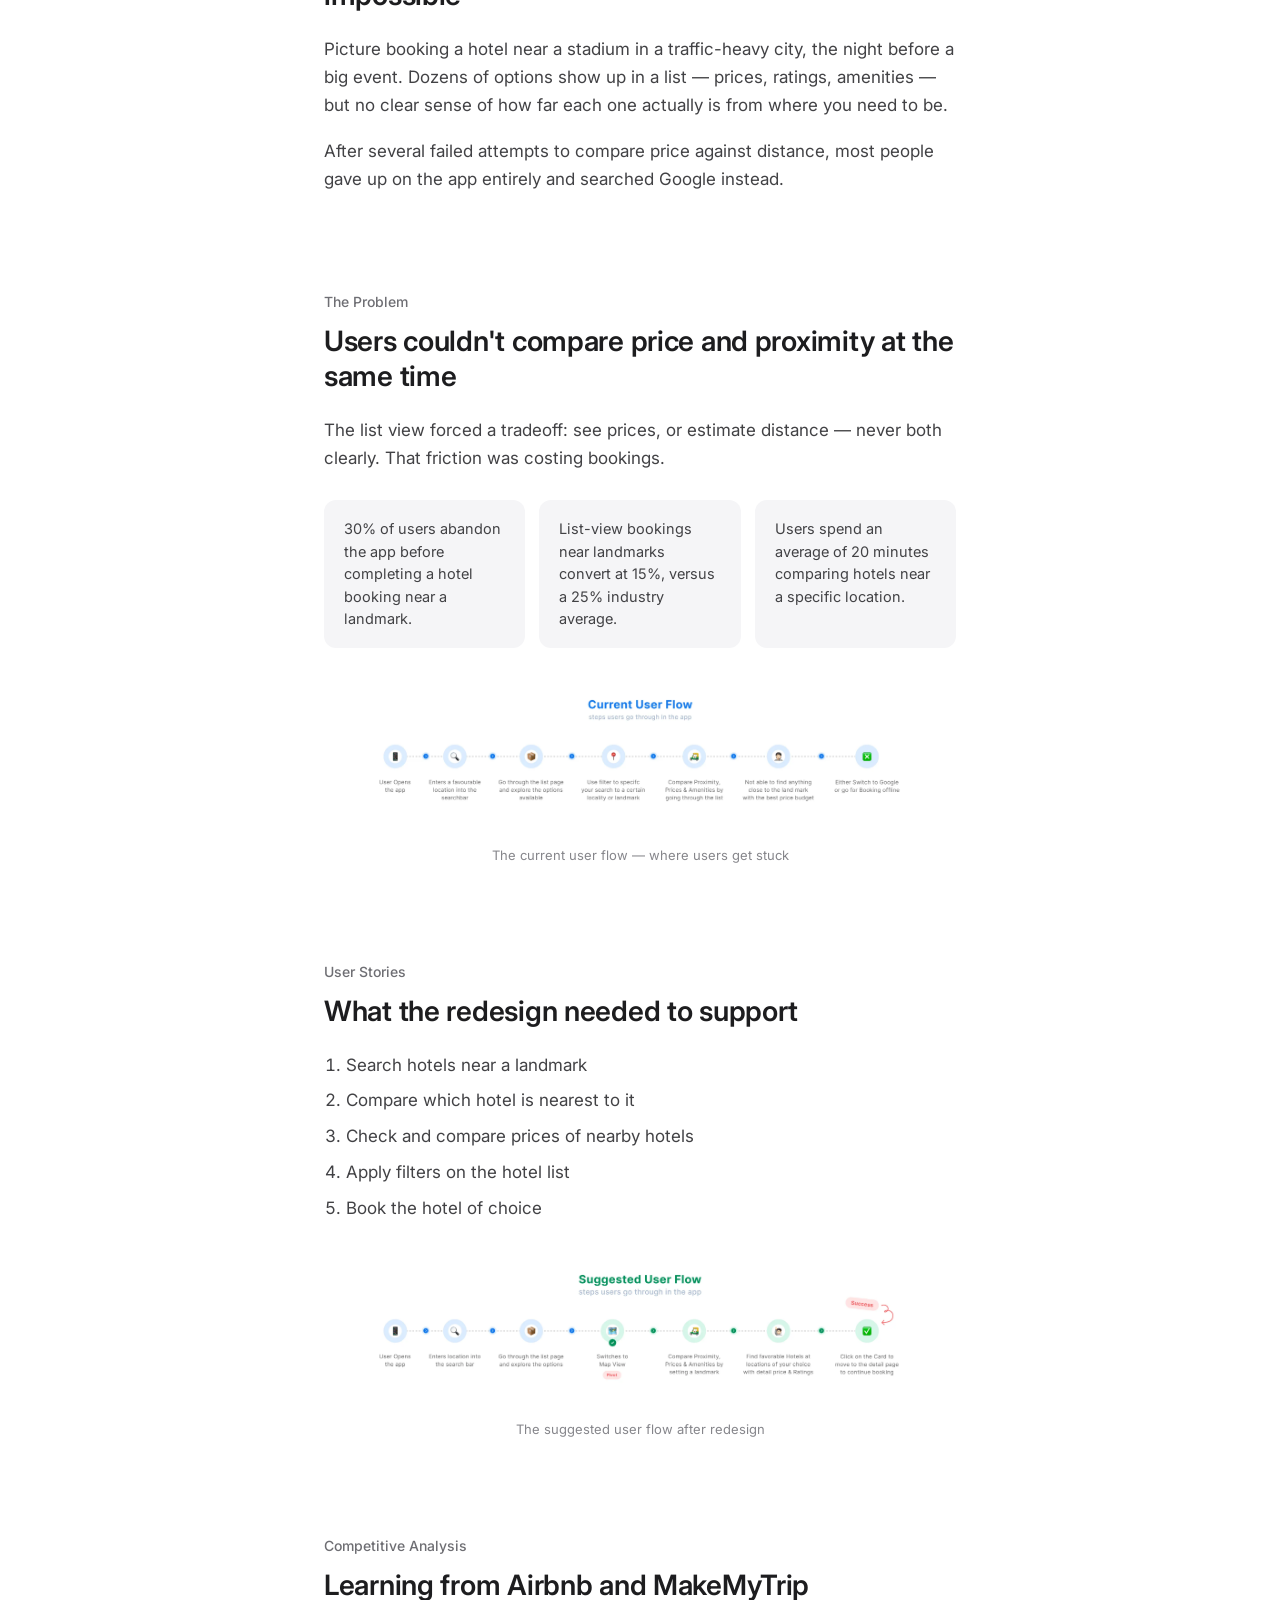
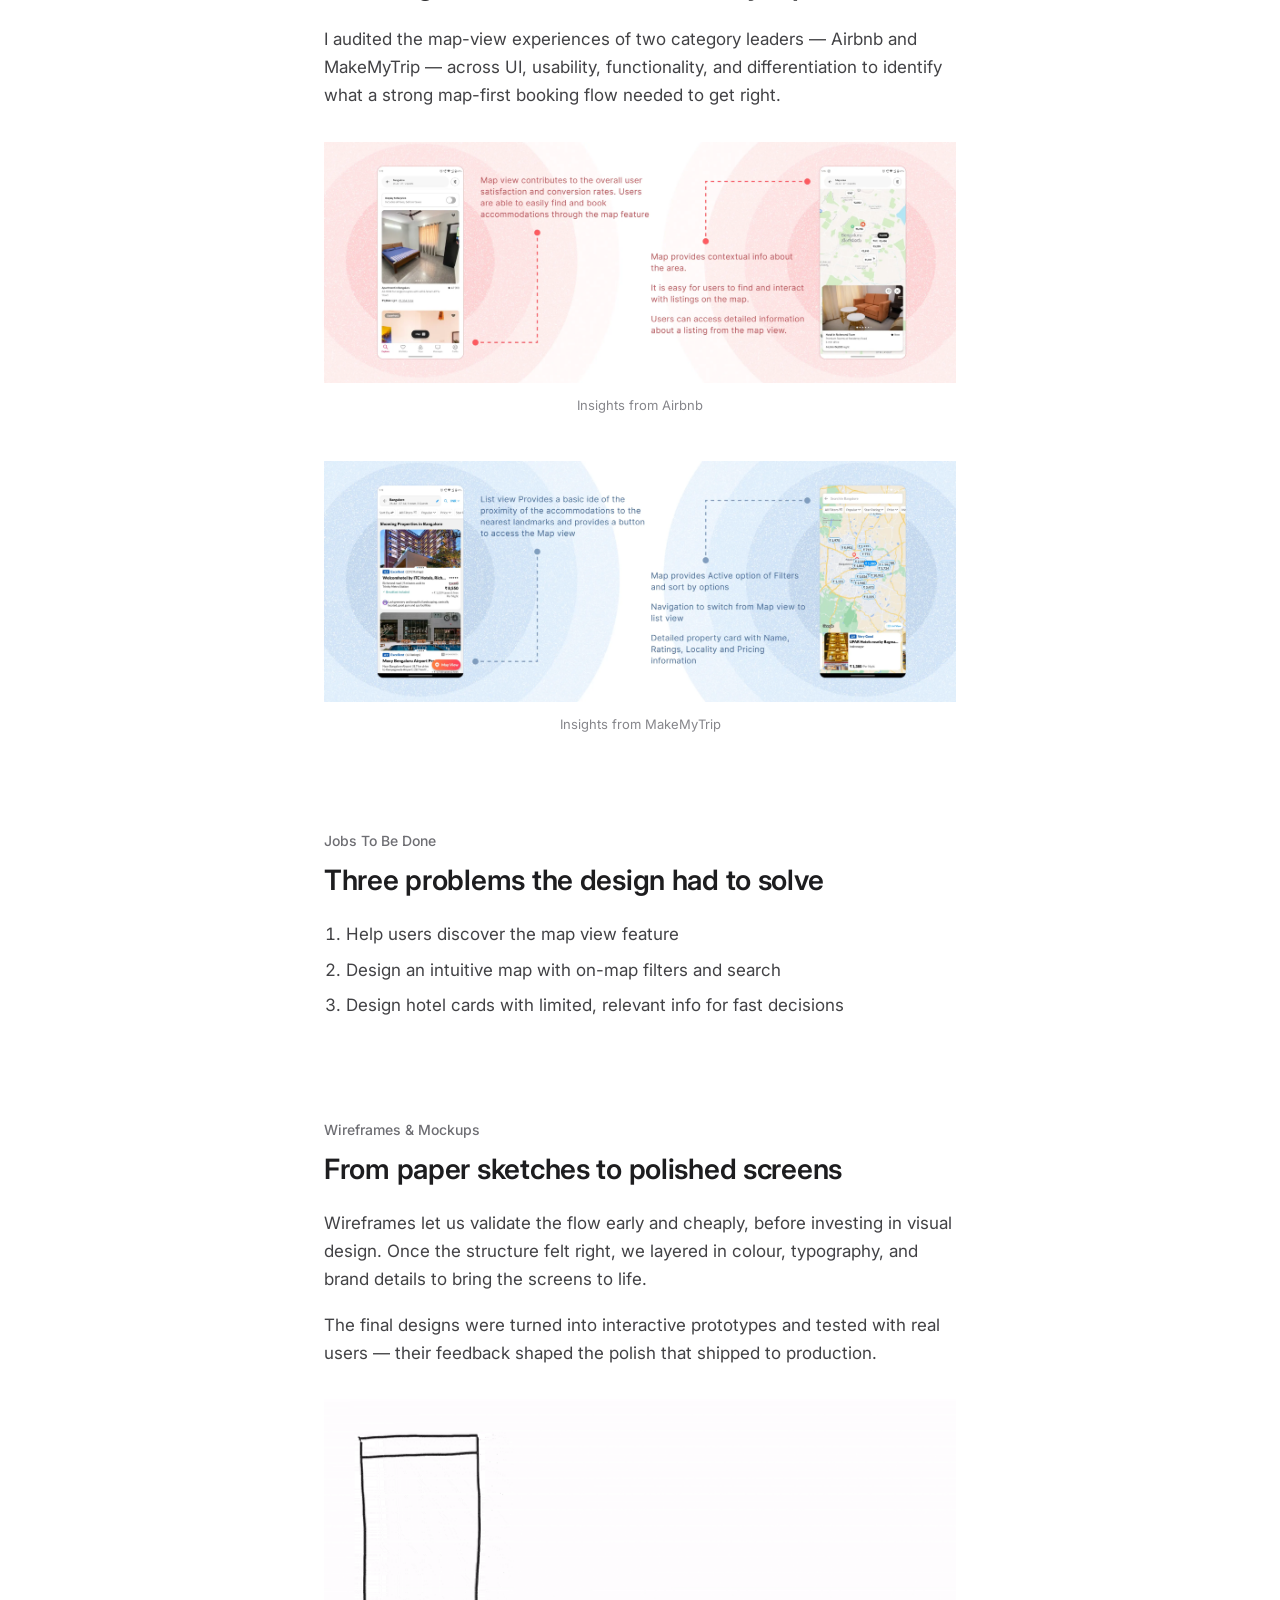
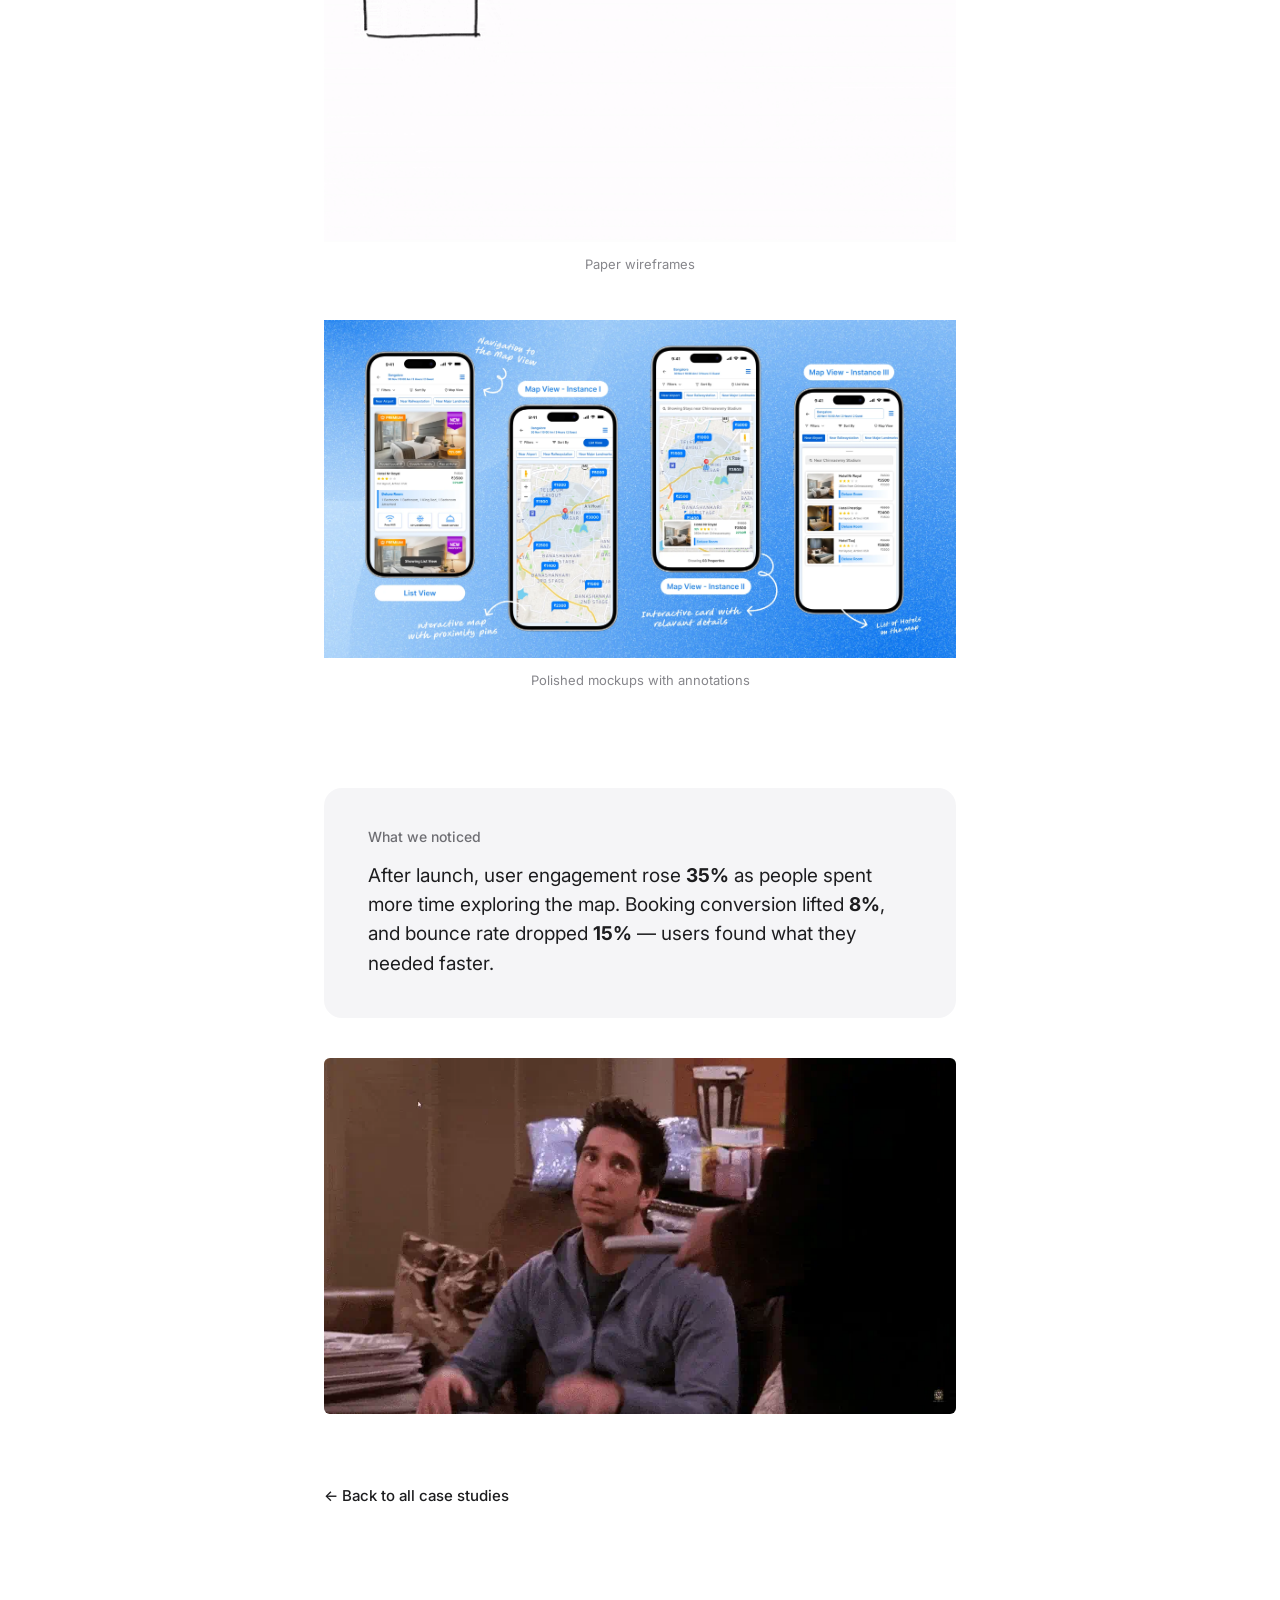
<file: hotel-map.html>
<!DOCTYPE html>
<html lang="en">
<head>
  <meta charset="UTF-8">
  <meta name="viewport" content="width=device-width, initial-scale=1">
  <title>Hotel Map — Case Study | Himanshu</title>
  <link rel="preconnect" href="https://fonts.googleapis.com">
  <link rel="preconnect" href="https://fonts.gstatic.com" crossorigin>
  <link href="https://fonts.googleapis.com/css2?family=Inter:wght@400;500;600;700&display=swap" rel="stylesheet">
  <link rel="stylesheet" href="css/base.css">
  <link rel="stylesheet" href="css/pages/case-study.css">
</head>
<body class="cs-page">

  <header class="cs-intro">
    <div class="cs-intro__inner">
      <a href="index.html#work" class="cs-back">&larr; Back to work</a>
      <p class="cs-eyebrow">Case Study — Fintech / Travel</p>
      <h1 class="cs-title">How I designed a map feature for a hotel booking app that lifted conversion by 8%</h1>
      <p class="cs-lede">Comparing hotels by price and proximity in a list view was slow and frustrating. Redesigning it as a map-first experience changed that.</p>
      <div class="cs-metrics">
        <div>
          <div class="cs-metric__value">8%</div>
          <div class="cs-metric__label">Conversion lift</div>
        </div>
        <div>
          <div class="cs-metric__value">35%</div>
          <div class="cs-metric__label">Engagement increase</div>
        </div>
        <div>
          <div class="cs-metric__value">-15%</div>
          <div class="cs-metric__label">Bounce rate</div>
        </div>
      </div>
    </div>
  </header>

  <main class="cs-body">
    <div class="cs-body__inner">

      <img class="cs-photo__img cs-hero cs-hero--tucked" style="aspect-ratio: 16 / 9;" src="assets/case-studies/hotel-map/hero.webp" alt="Hero product shot">

      <section class="cs-section">
        <p class="cs-section__label">The Context</p>
        <h2 class="cs-section__title">A list view that made comparison nearly impossible</h2>
        <p class="cs-section__para">Picture booking a hotel near a stadium in a traffic-heavy city, the night before a big event. Dozens of options show up in a list — prices, ratings, amenities — but no clear sense of how far each one actually is from where you need to be.</p>
        <p class="cs-section__para">After several failed attempts to compare price against distance, most people gave up on the app entirely and searched Google instead.</p>
      </section>

      <section class="cs-section">
        <p class="cs-section__label">The Problem</p>
        <h2 class="cs-section__title">Users couldn't compare price and proximity at the same time</h2>
        <p class="cs-section__para">The list view forced a tradeoff: see prices, or estimate distance — never both clearly. That friction was costing bookings.</p>
        <div class="cs-stats">
          <div class="cs-stat"><div class="cs-stat__text">30% of users abandon the app before completing a hotel booking near a landmark.</div></div>
          <div class="cs-stat"><div class="cs-stat__text">List-view bookings near landmarks convert at 15%, versus a 25% industry average.</div></div>
          <div class="cs-stat"><div class="cs-stat__text">Users spend an average of 20 minutes comparing hotels near a specific location.</div></div>
        </div>
        <div class="cs-photos">
          <div>
            <img class="cs-photo__img" style="aspect-ratio: 2780 / 669;" src="assets/case-studies/hotel-map/current-flow.webp" alt="The current user flow — where users get stuck">
            <p class="cs-photo__caption">The current user flow — where users get stuck</p>
          </div>
        </div>
      </section>

      <section class="cs-section">
        <p class="cs-section__label">User Stories</p>
        <h2 class="cs-section__title">What the redesign needed to support</h2>
        <ol class="cs-list">
          <li>Search hotels near a landmark</li>
          <li>Compare which hotel is nearest to it</li>
          <li>Check and compare prices of nearby hotels</li>
          <li>Apply filters on the hotel list</li>
          <li>Book the hotel of choice</li>
        </ol>
        <div class="cs-photos">
          <div>
            <img class="cs-photo__img" style="aspect-ratio: 2780 / 669;" src="assets/case-studies/hotel-map/suggested-flow.webp" alt="The suggested user flow after redesign">
            <p class="cs-photo__caption">The suggested user flow after redesign</p>
          </div>
        </div>
      </section>

      <section class="cs-section">
        <p class="cs-section__label">Competitive Analysis</p>
        <h2 class="cs-section__title">Learning from Airbnb and MakeMyTrip</h2>
        <p class="cs-section__para">I audited the map-view experiences of two category leaders — Airbnb and MakeMyTrip — across UI, usability, functionality, and differentiation to identify what a strong map-first booking flow needed to get right.</p>
        <div class="cs-photos">
          <div>
            <img class="cs-photo__img" style="aspect-ratio: 2780 / 1061;" src="assets/case-studies/hotel-map/comp-airbnb.webp" alt="Insights from Airbnb">
            <p class="cs-photo__caption">Insights from Airbnb</p>
          </div>
          <div>
            <img class="cs-photo__img" style="aspect-ratio: 2780 / 1061;" src="assets/case-studies/hotel-map/comp-mmt.webp" alt="Insights from MakeMyTrip">
            <p class="cs-photo__caption">Insights from MakeMyTrip</p>
          </div>
        </div>
      </section>

      <section class="cs-section">
        <p class="cs-section__label">Jobs To Be Done</p>
        <h2 class="cs-section__title">Three problems the design had to solve</h2>
        <ol class="cs-list">
          <li>Help users discover the map view feature</li>
          <li>Design an intuitive map with on-map filters and search</li>
          <li>Design hotel cards with limited, relevant info for fast decisions</li>
        </ol>
      </section>

      <section class="cs-section">
        <p class="cs-section__label">Wireframes &amp; Mockups</p>
        <h2 class="cs-section__title">From paper sketches to polished screens</h2>
        <p class="cs-section__para">Wireframes let us validate the flow early and cheaply, before investing in visual design. Once the structure felt right, we layered in colour, typography, and brand details to bring the screens to life.</p>
        <p class="cs-section__para">The final designs were turned into interactive prototypes and tested with real users — their feedback shaped the polish that shipped to production.</p>
        <div class="cs-photos">
          <div>
            <img class="cs-photo__img" style="aspect-ratio: 600 / 420;" src="assets/case-studies/hotel-map/wireframes.gif" alt="Paper wireframes">
            <p class="cs-photo__caption">Paper wireframes</p>
          </div>
          <div>
            <img class="cs-photo__img" style="aspect-ratio: 2780 / 1486;" src="assets/case-studies/hotel-map/mockups.webp" alt="Polished mockups with annotations">
            <p class="cs-photo__caption">Polished mockups with annotations</p>
          </div>
        </div>
      </section>

      <div class="cs-callout">
        <p class="cs-callout__label">What we noticed</p>
        <p class="cs-callout__text">After launch, user engagement rose <strong>35%</strong> as people spent more time exploring the map. Booking conversion lifted <strong>8%</strong>, and bounce rate dropped <strong>15%</strong> — users found what they needed faster.</p>
      </div>

      <img class="cs-photo__img cs-closer" style="aspect-ratio: 800 / 450;" src="assets/case-studies/hotel-map/closer.webp" alt="Yup!">

      <a href="index.html#work" class="cs-back-bottom">&larr; Back to all case studies</a>

    </div>
  </main>

</body>
</html>
</file>
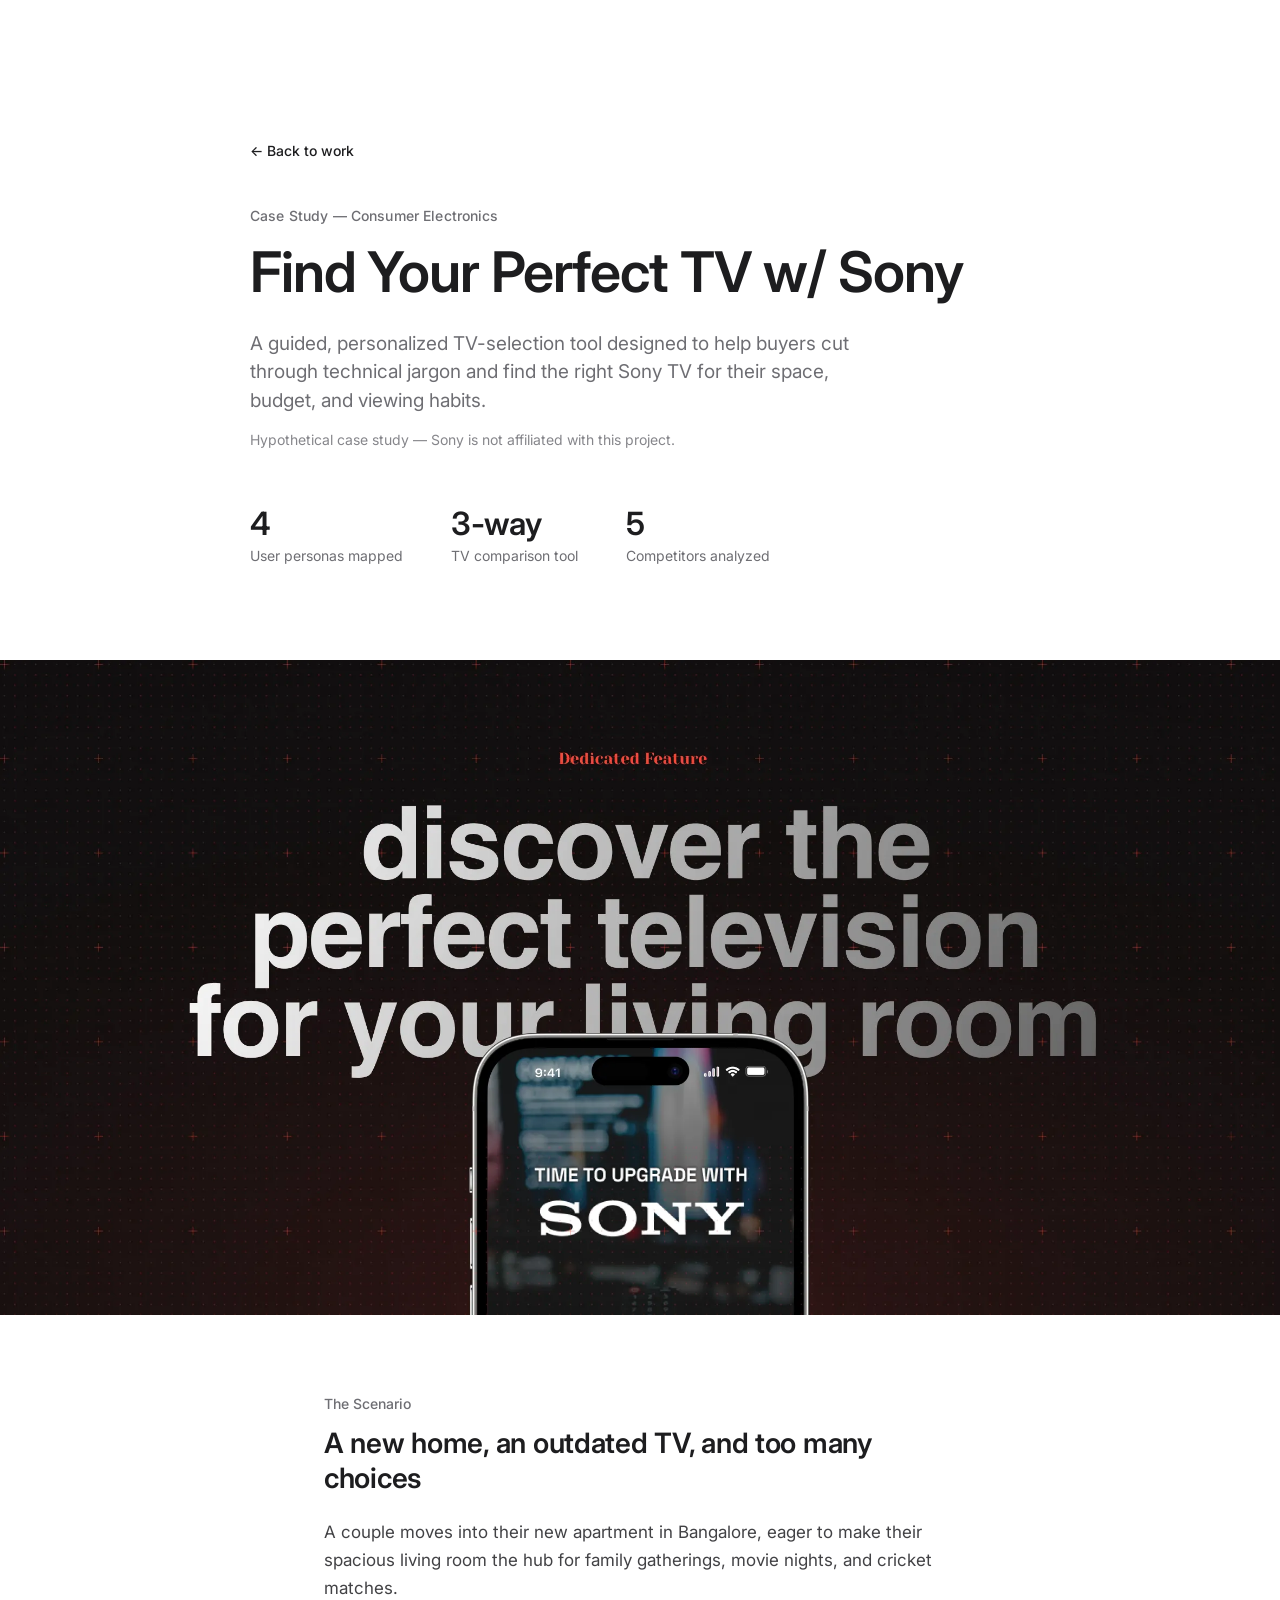
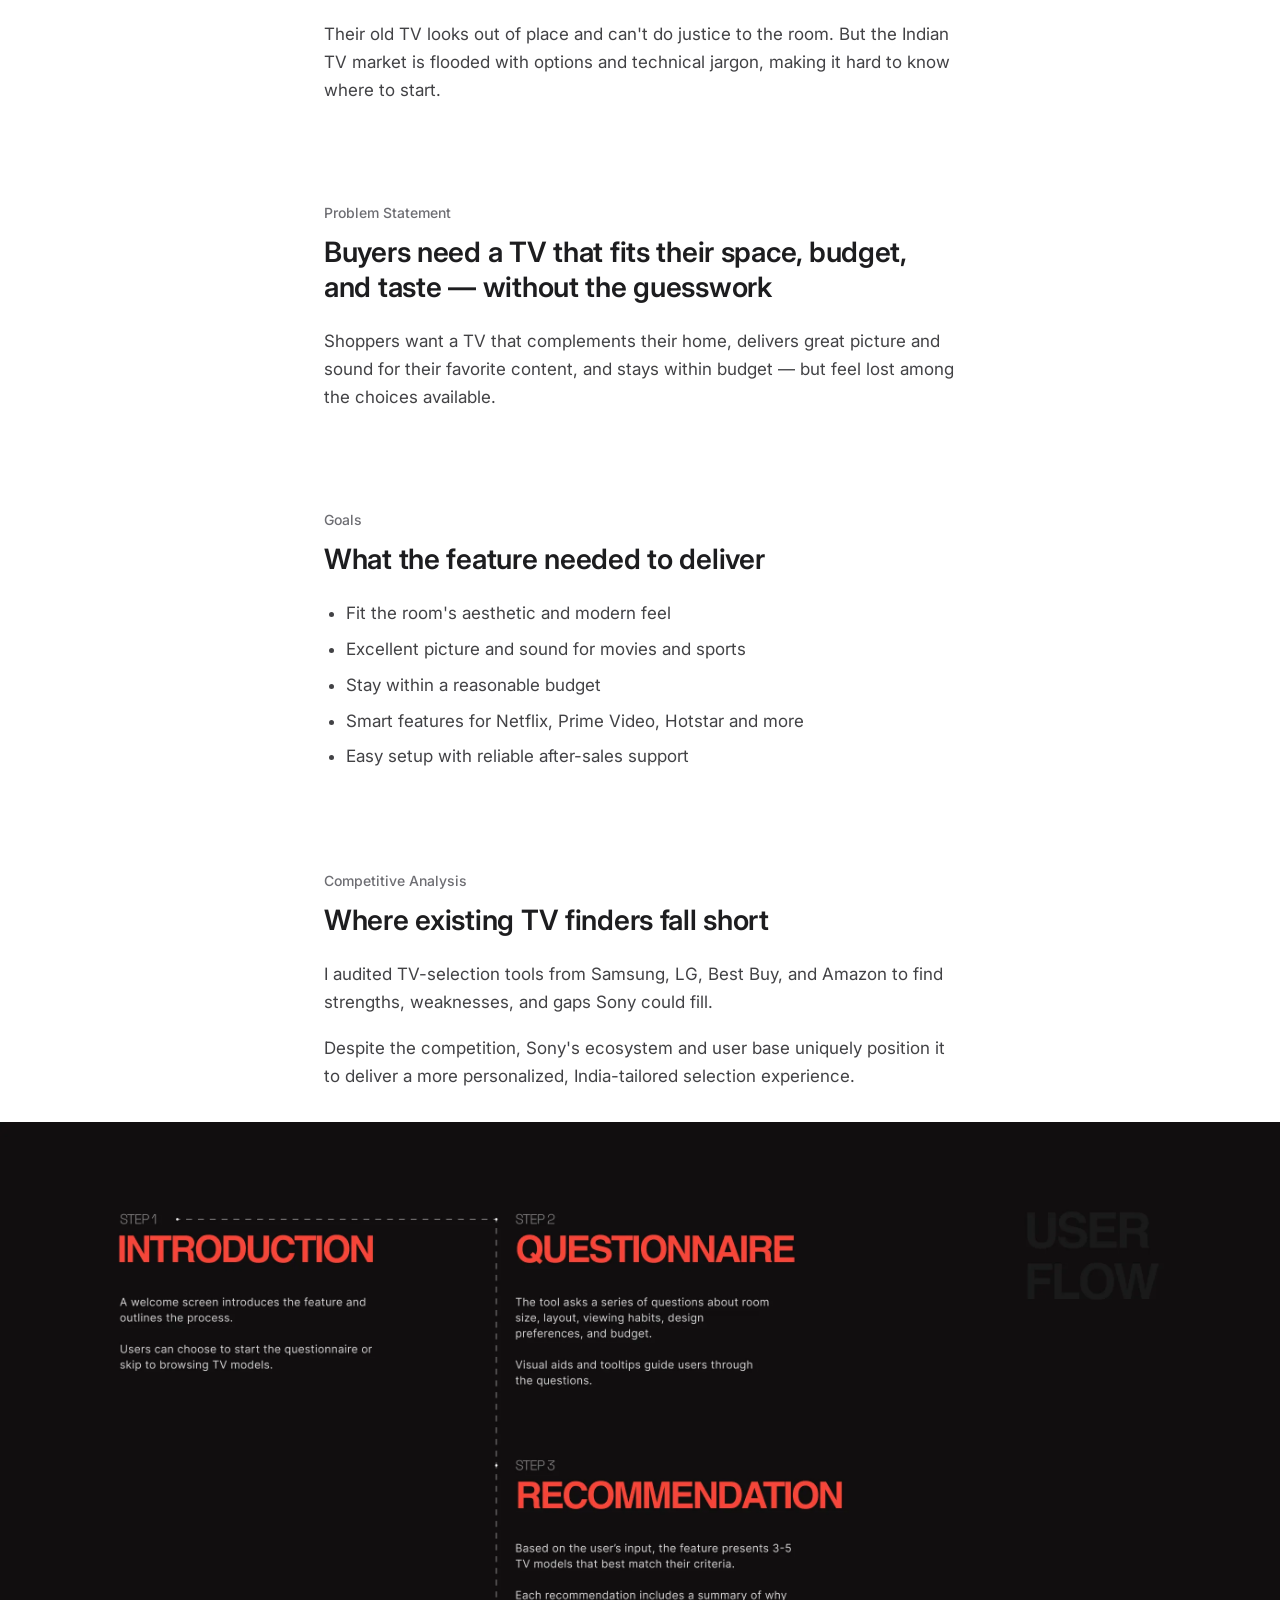
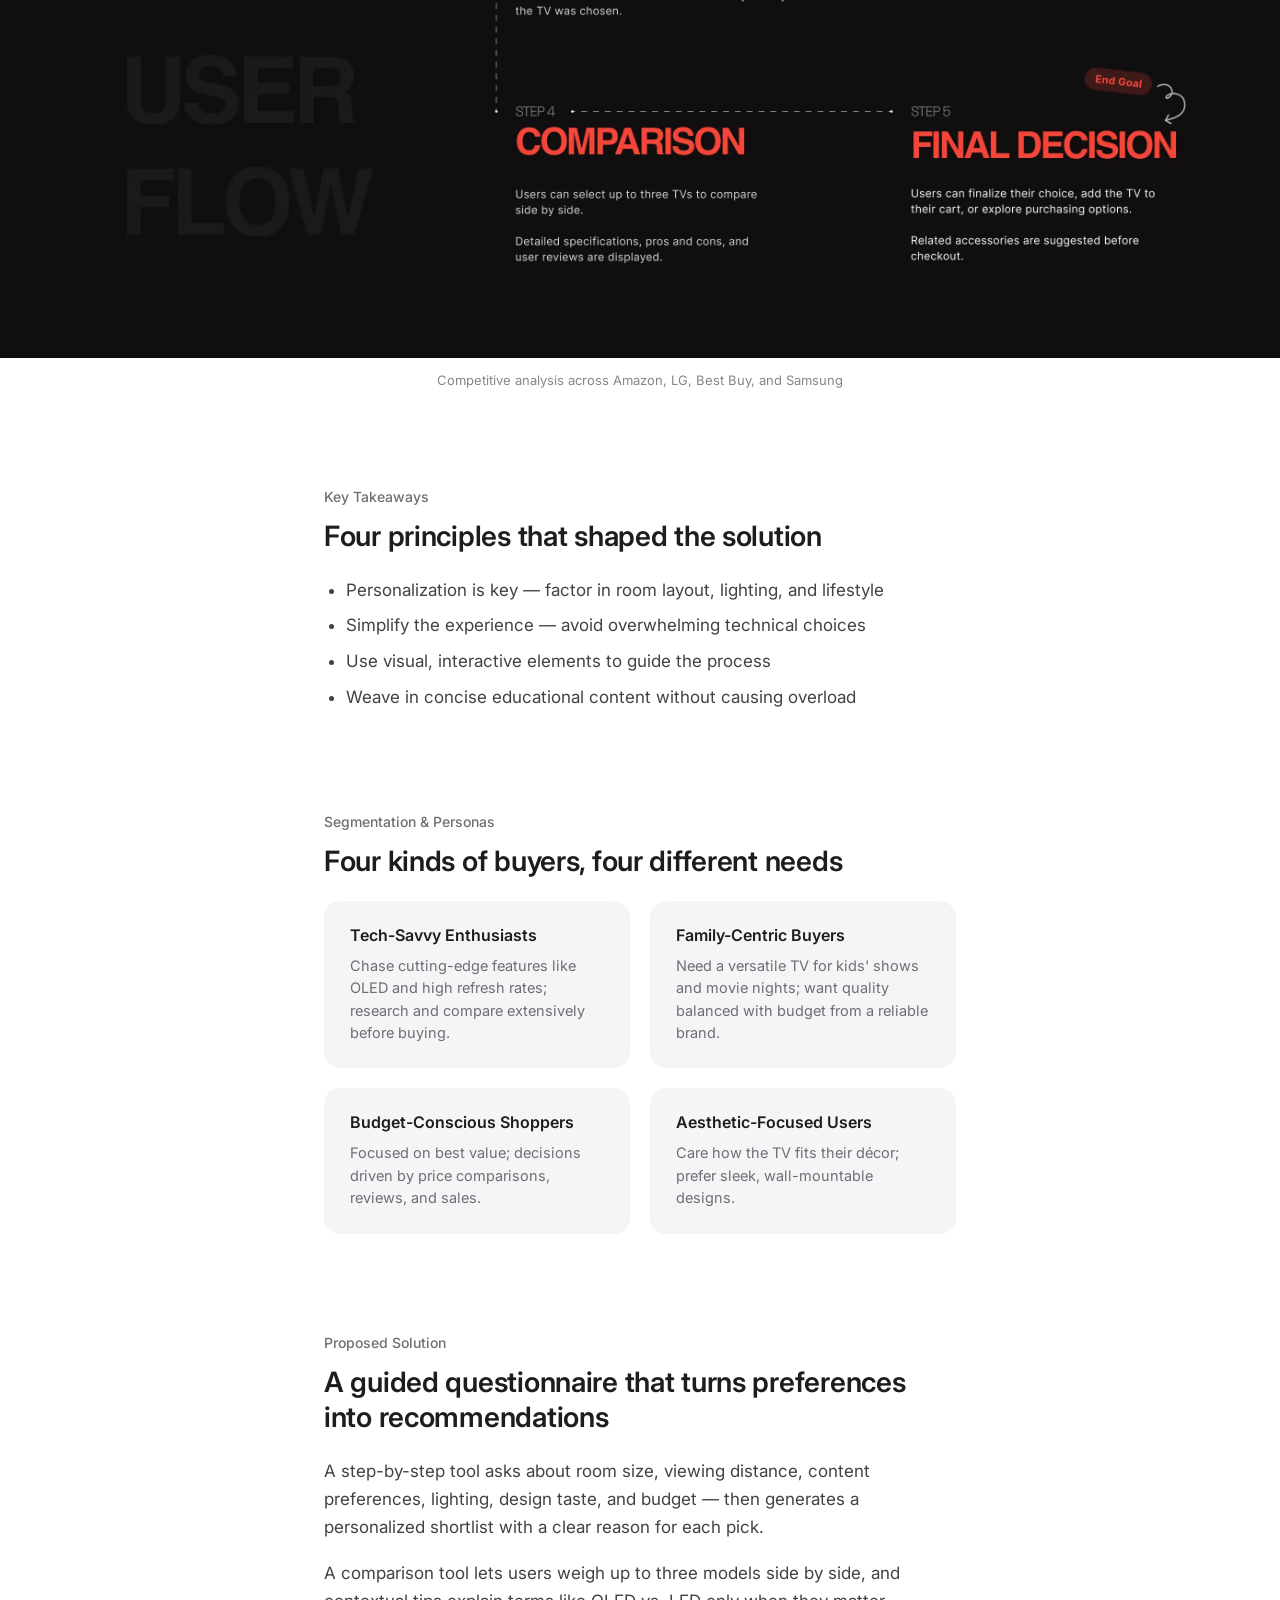
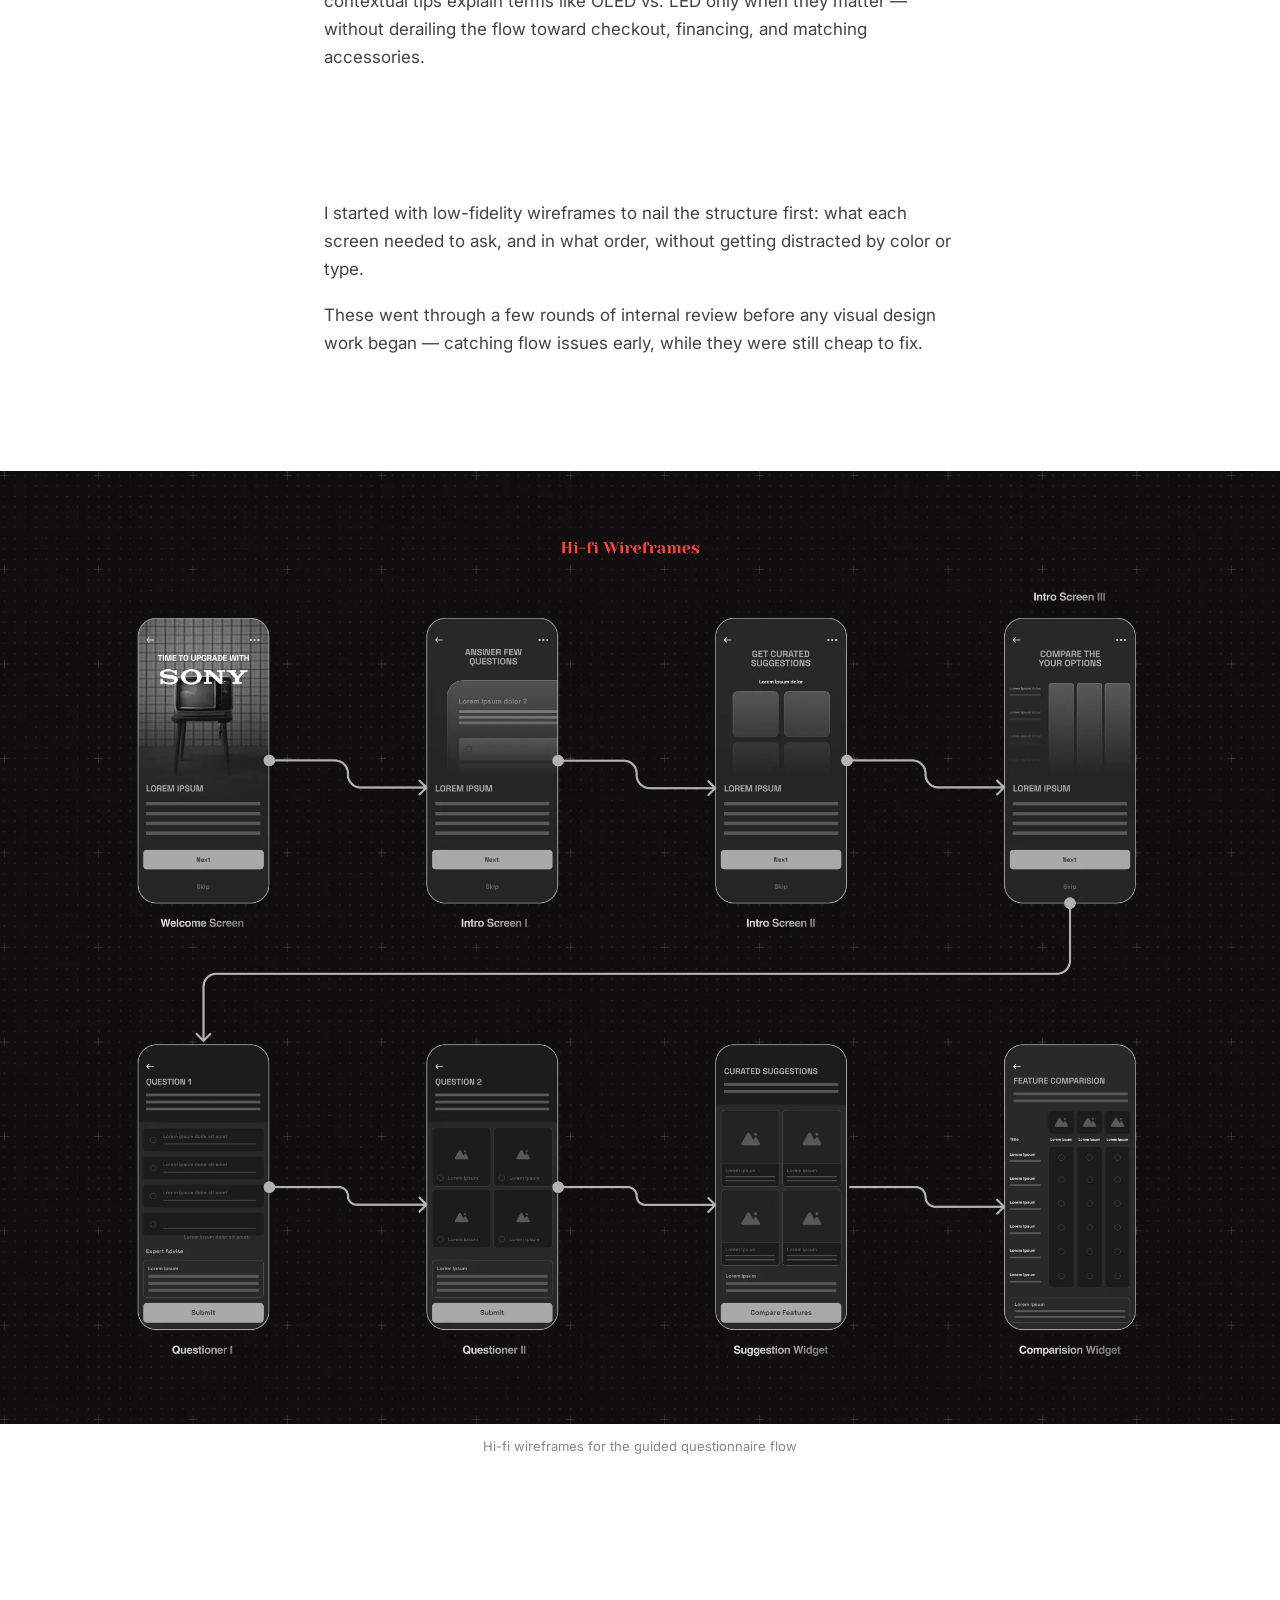
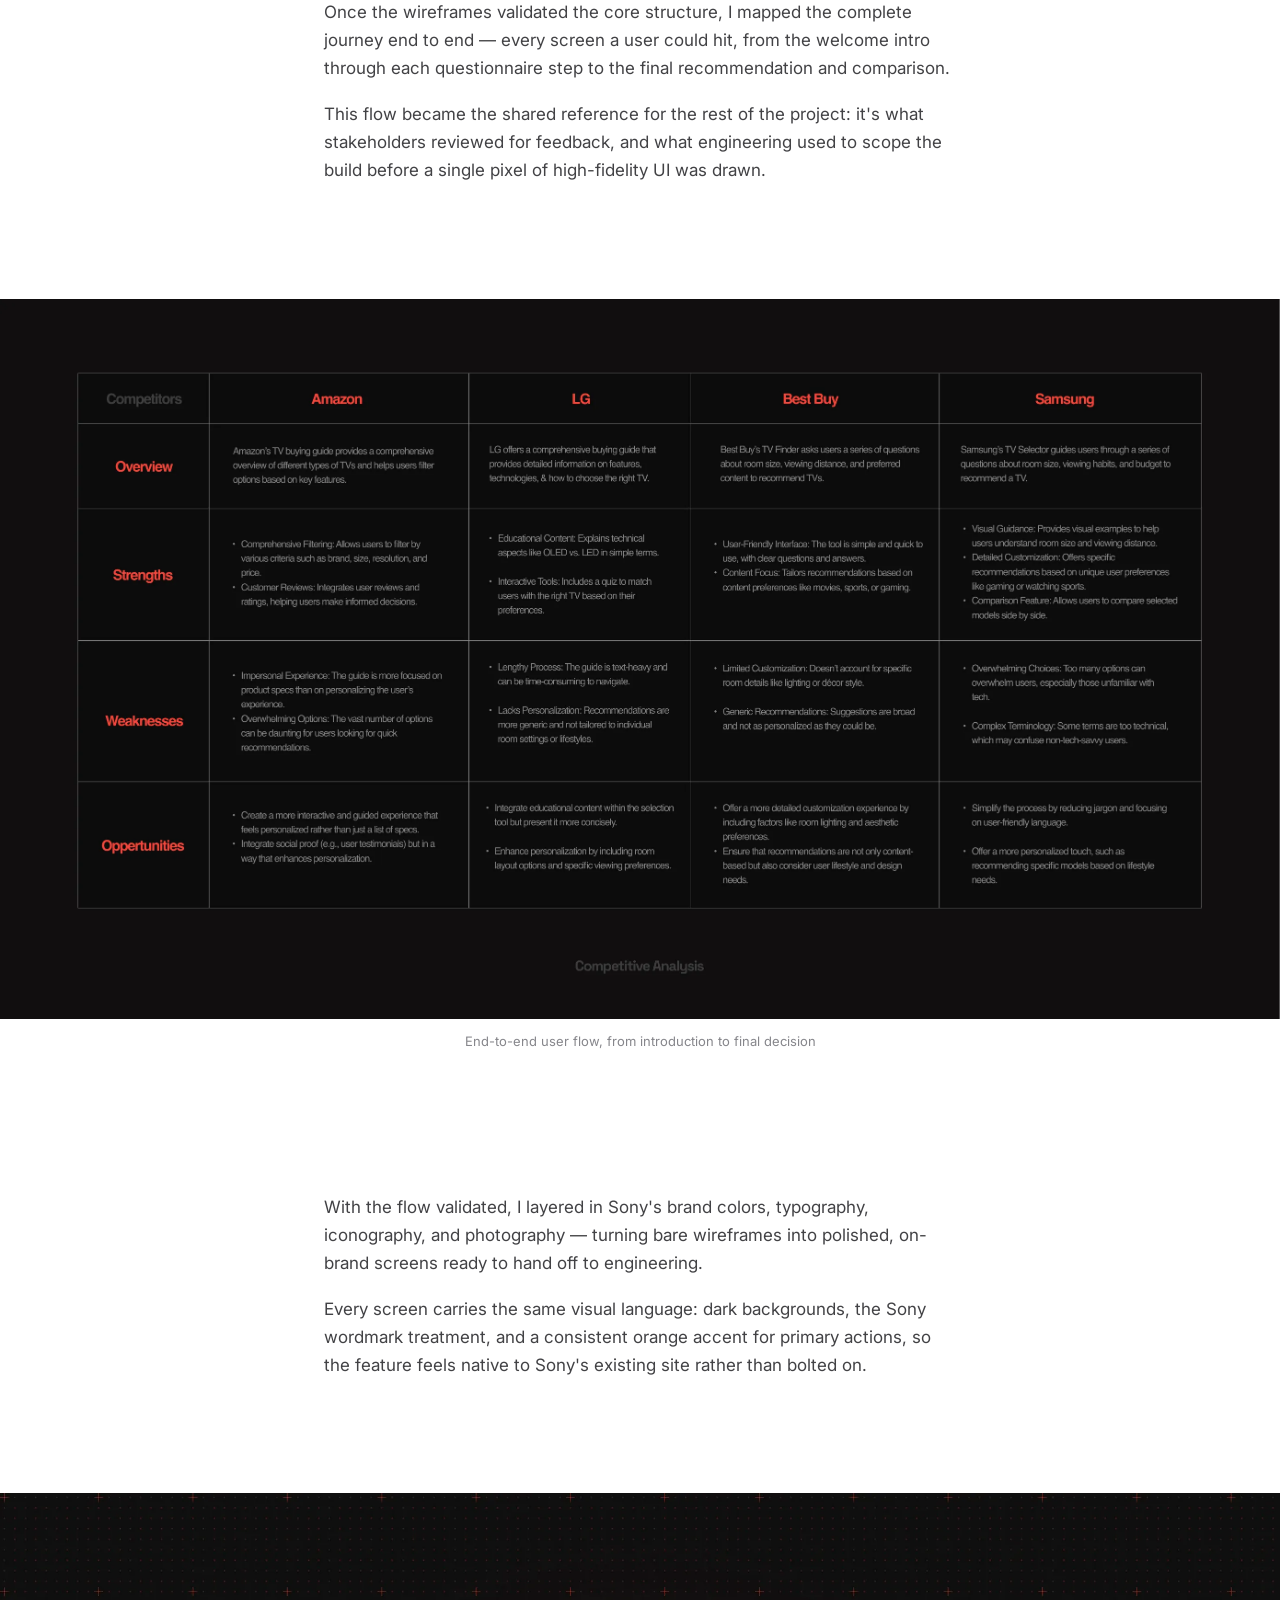
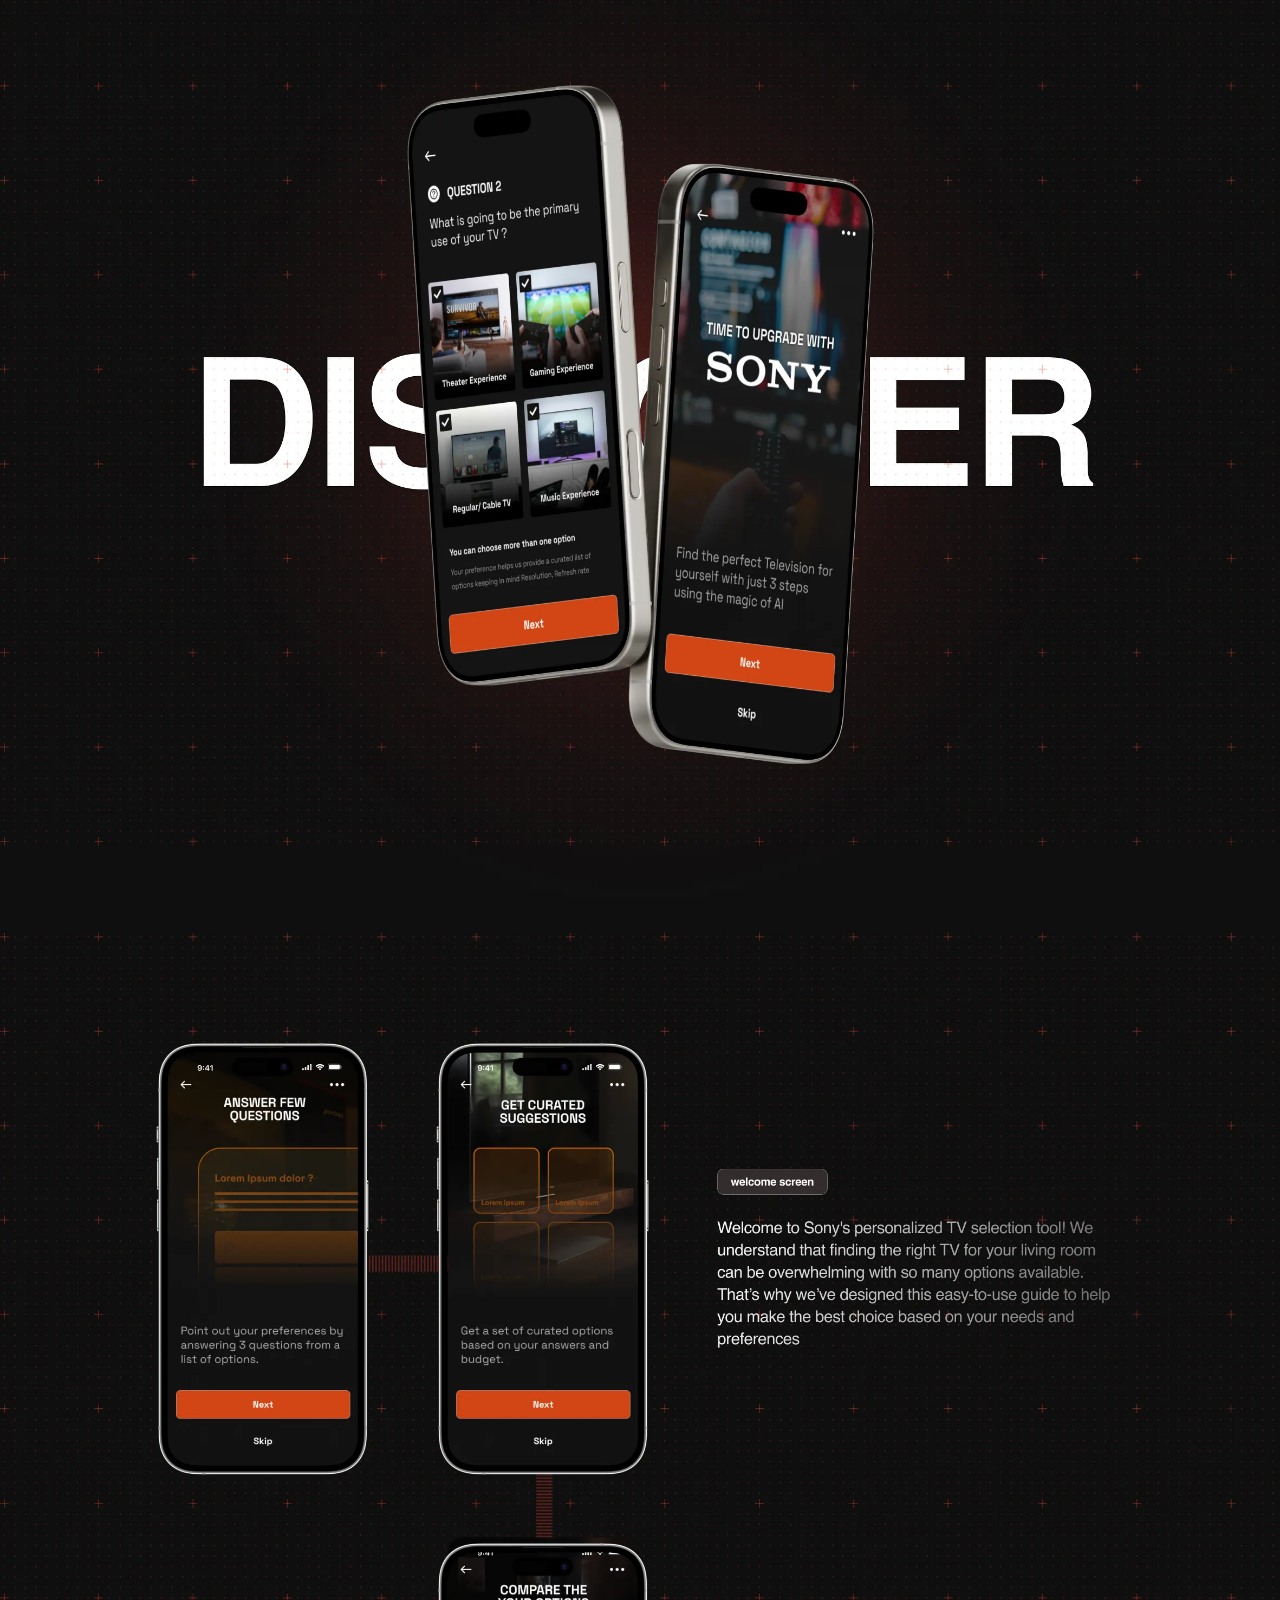
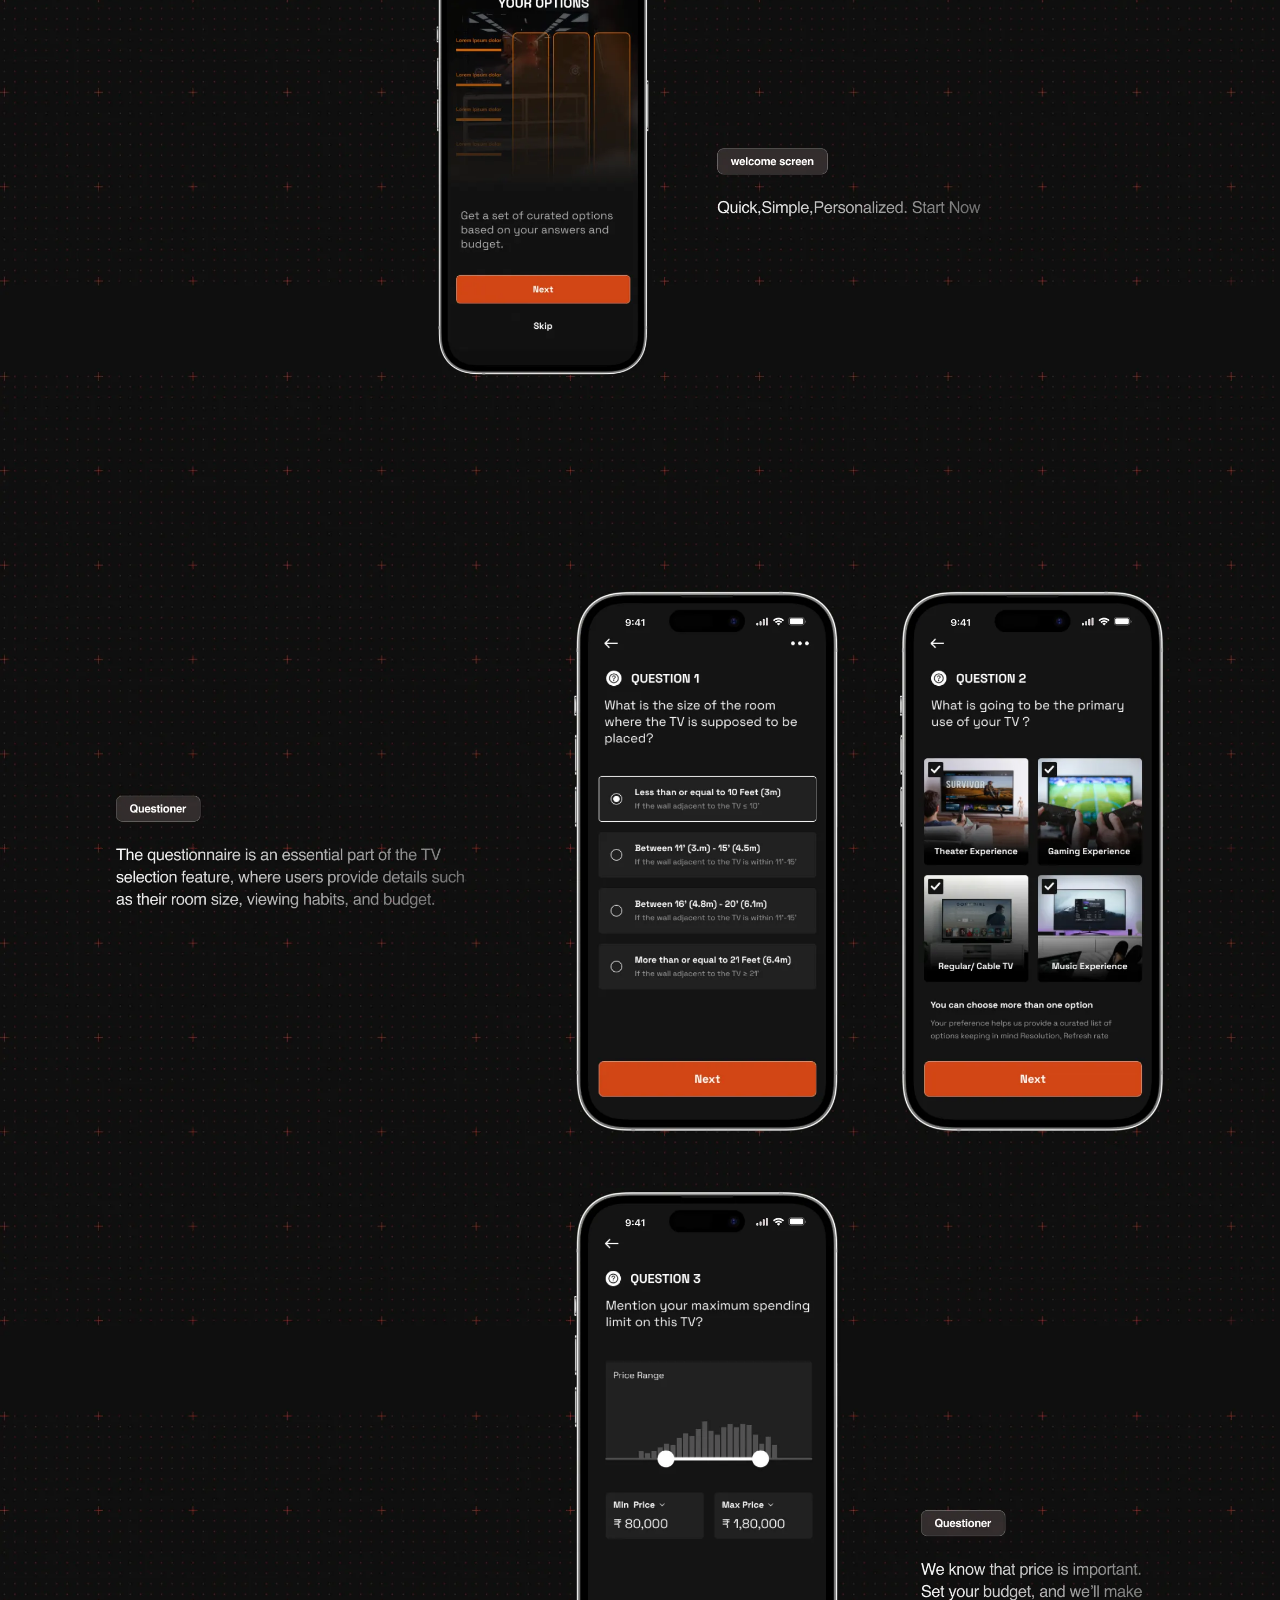
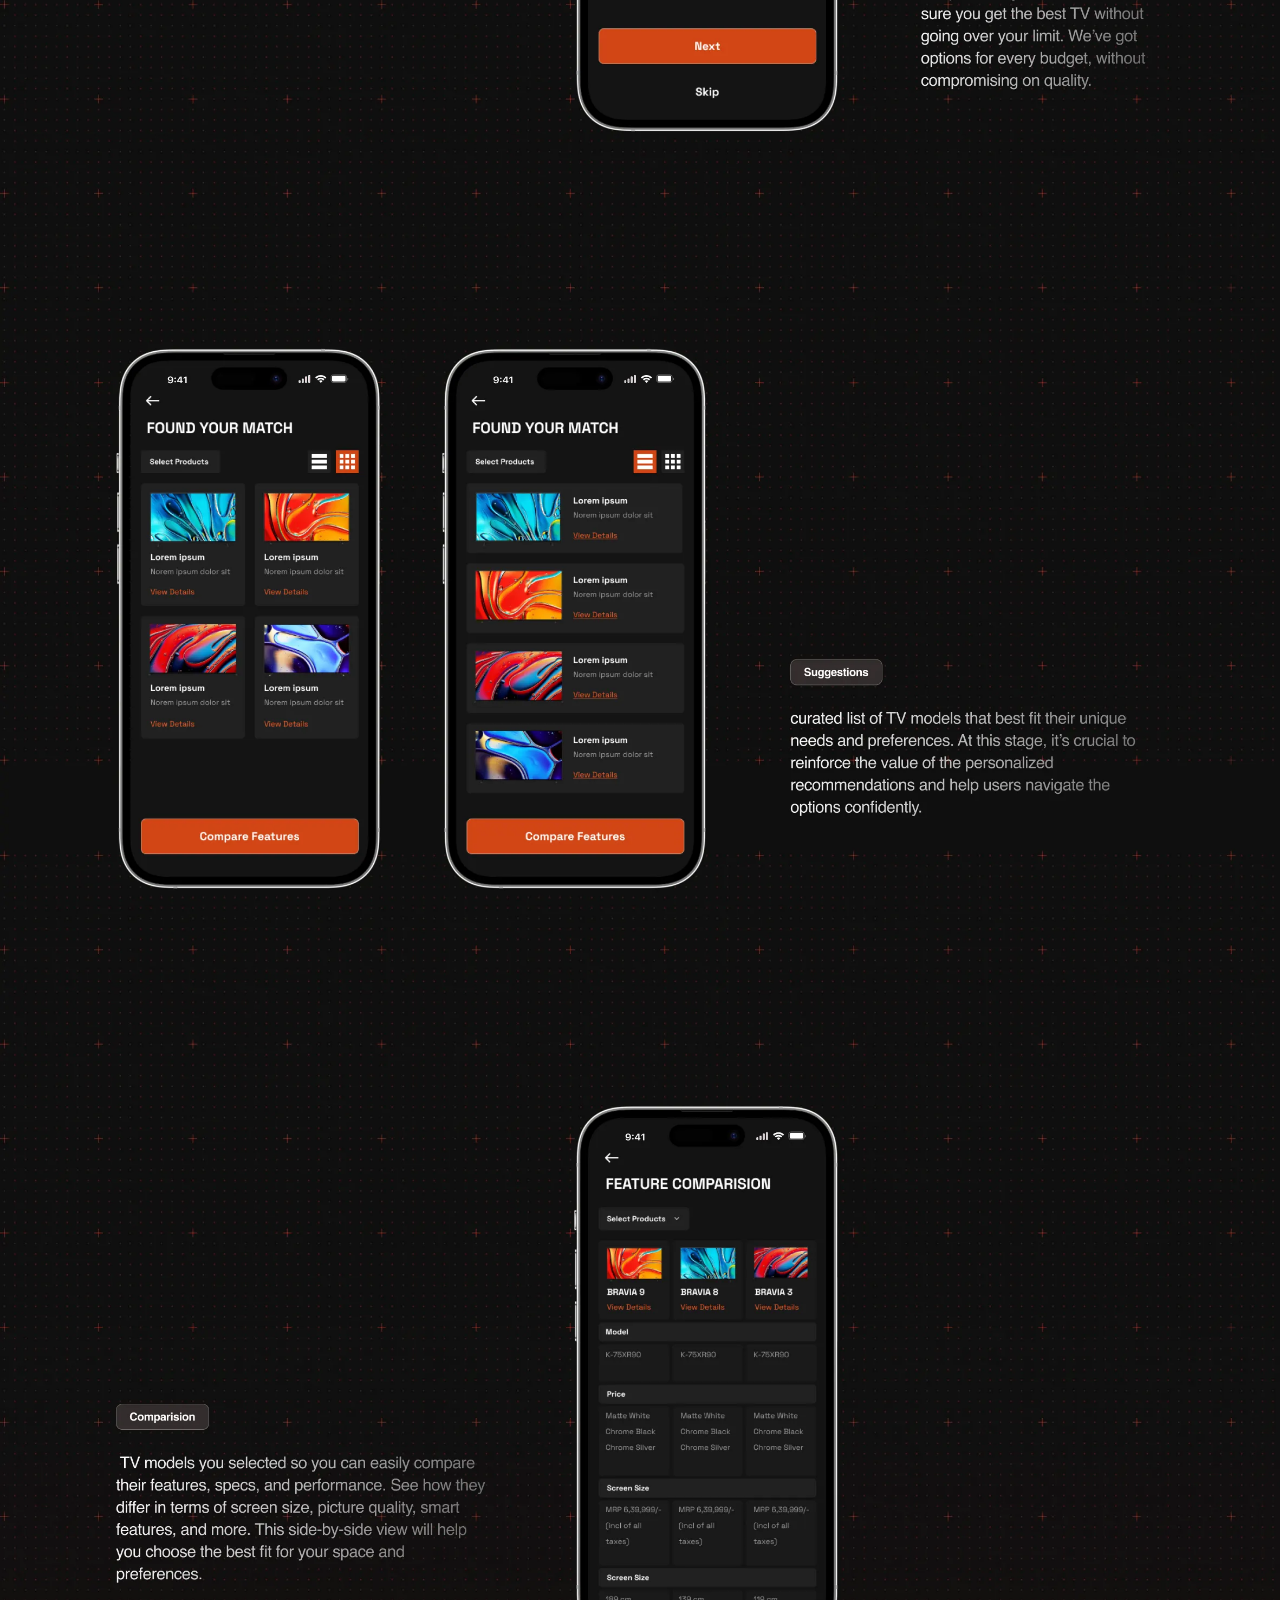
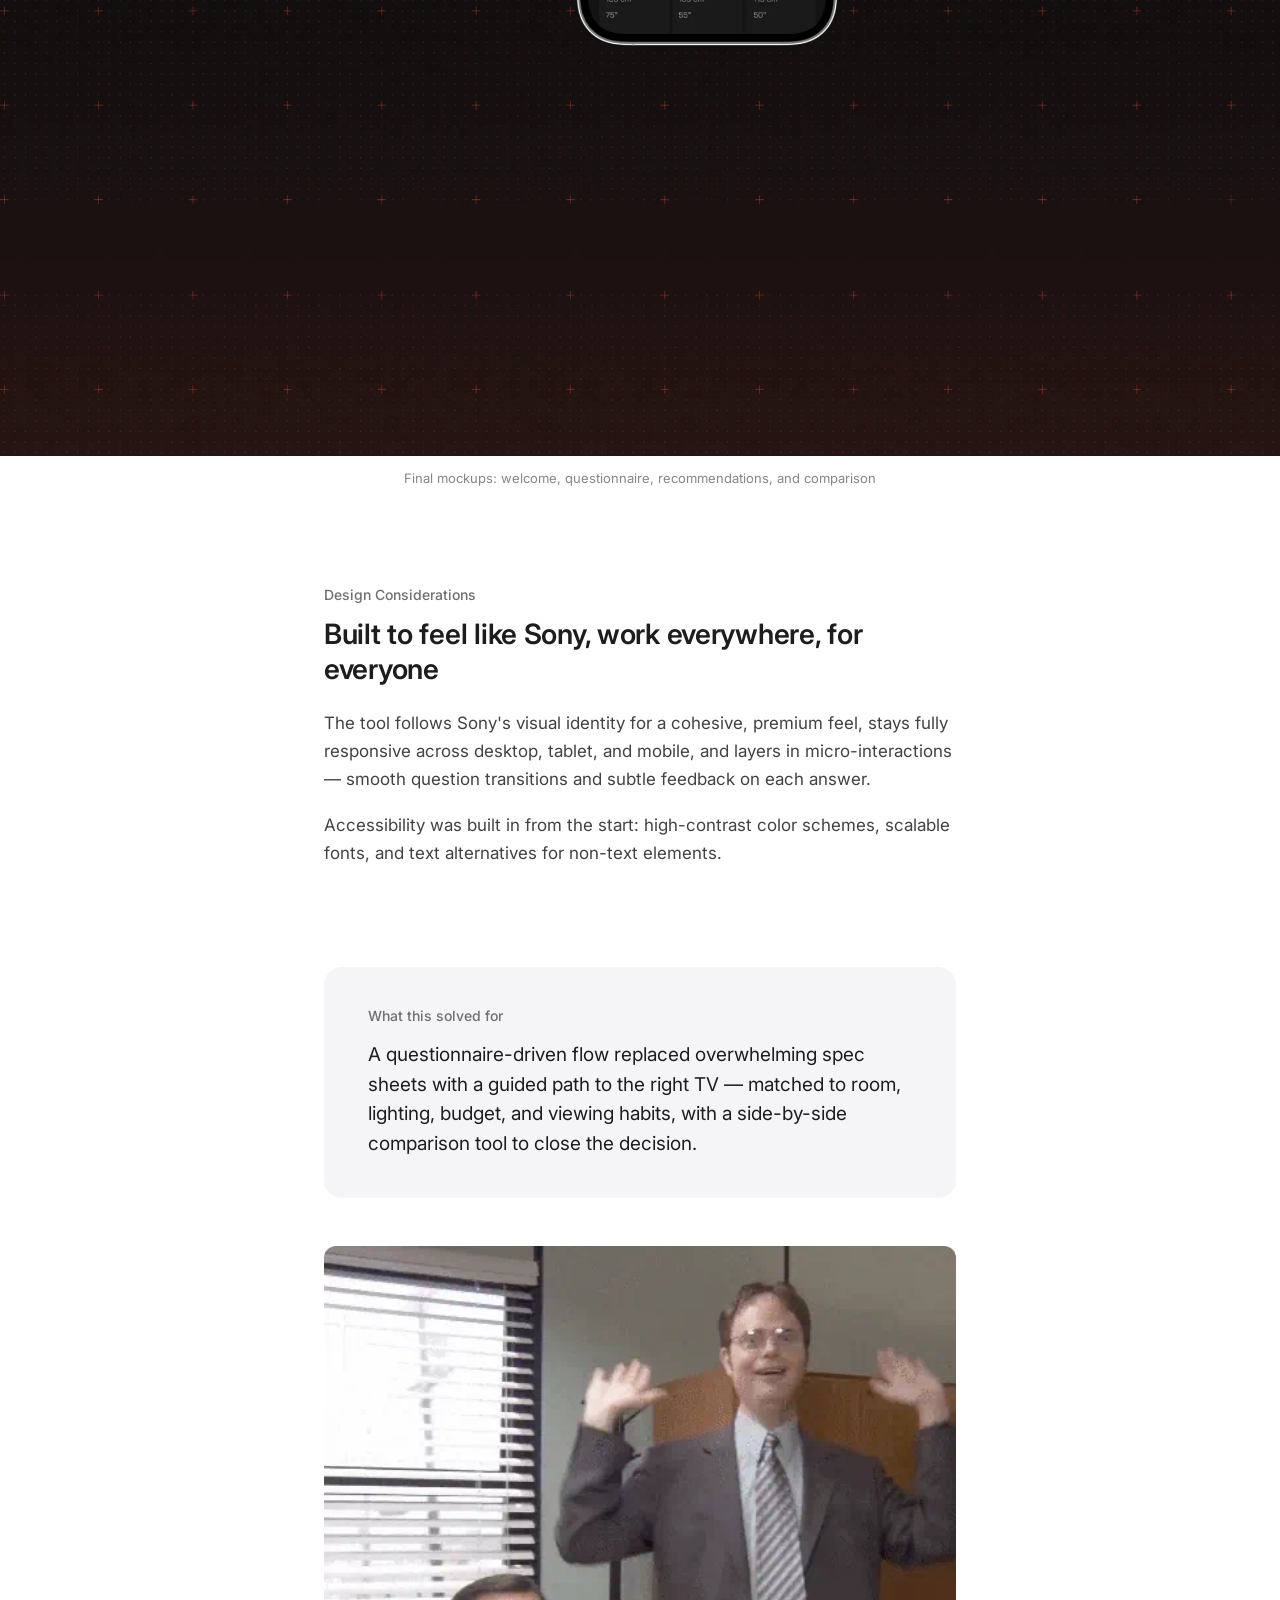
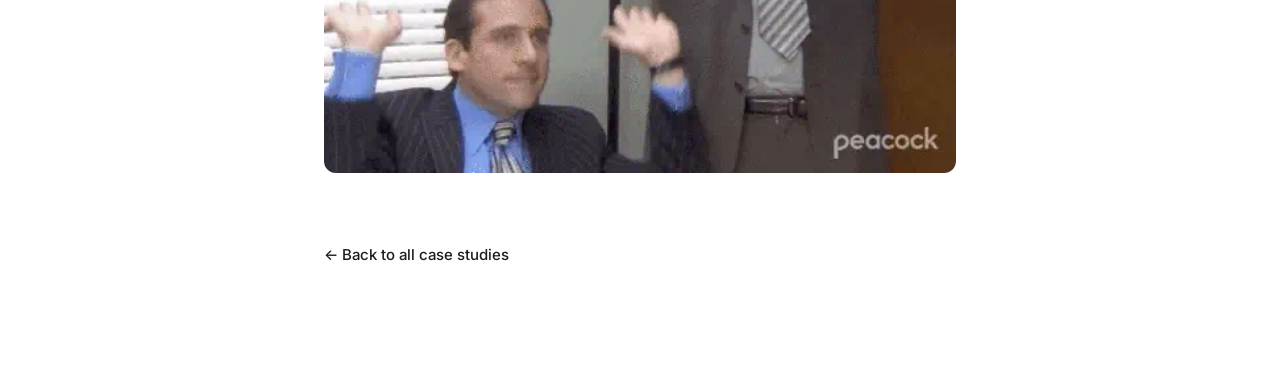
<file: sony-tv-finder.html>
<!DOCTYPE html>
<html lang="en">
<head>
  <meta charset="UTF-8">
  <meta name="viewport" content="width=device-width, initial-scale=1">
  <title>Sony TV Finder — Case Study | Himanshu</title>
  <link rel="preconnect" href="https://fonts.googleapis.com">
  <link rel="preconnect" href="https://fonts.gstatic.com" crossorigin>
  <link href="https://fonts.googleapis.com/css2?family=Inter:wght@400;500;600;700&display=swap" rel="stylesheet">
  <link rel="stylesheet" href="css/base.css">
  <link rel="stylesheet" href="css/pages/case-study.css">
</head>
<body class="cs-page">

  <header class="cs-intro">
    <div class="cs-intro__inner">
      <a href="index.html#work" class="cs-back">&larr; Back to work</a>
      <p class="cs-eyebrow">Case Study — Consumer Electronics</p>
      <h1 class="cs-title">Find Your Perfect TV w/ Sony</h1>
      <p class="cs-lede">A guided, personalized TV-selection tool designed to help buyers cut through technical jargon and find the right Sony TV for their space, budget, and viewing habits.</p>
      <p class="cs-disclaimer">Hypothetical case study — Sony is not affiliated with this project.</p>
      <div class="cs-metrics">
        <div>
          <div class="cs-metric__value">4</div>
          <div class="cs-metric__label">User personas mapped</div>
        </div>
        <div>
          <div class="cs-metric__value">3-way</div>
          <div class="cs-metric__label">TV comparison tool</div>
        </div>
        <div>
          <div class="cs-metric__value">5</div>
          <div class="cs-metric__label">Competitors analyzed</div>
        </div>
      </div>
    </div>
  </header>

  <main class="cs-body">
    <div class="cs-body__inner">

      <img class="cs-photo__img cs-hero cs-hero--tucked" style="aspect-ratio: 2363 / 1209; margin-top: -120px;" src="assets/case-studies/sony-tv/hero.webp" alt="Hero product shot">

      <section class="cs-section">
        <p class="cs-section__label">The Scenario</p>
        <h2 class="cs-section__title">A new home, an outdated TV, and too many choices</h2>
        <p class="cs-section__para">A couple moves into their new apartment in Bangalore, eager to make their spacious living room the hub for family gatherings, movie nights, and cricket matches.</p>
        <p class="cs-section__para">Their old TV looks out of place and can't do justice to the room. But the Indian TV market is flooded with options and technical jargon, making it hard to know where to start.</p>
      </section>

      <section class="cs-section">
        <p class="cs-section__label">Problem Statement</p>
        <h2 class="cs-section__title">Buyers need a TV that fits their space, budget, and taste — without the guesswork</h2>
        <p class="cs-section__para">Shoppers want a TV that complements their home, delivers great picture and sound for their favorite content, and stays within budget — but feel lost among the choices available.</p>
      </section>

      <section class="cs-section">
        <p class="cs-section__label">Goals</p>
        <h2 class="cs-section__title">What the feature needed to deliver</h2>
        <ul class="cs-list">
          <li>Fit the room's aesthetic and modern feel</li>
          <li>Excellent picture and sound for movies and sports</li>
          <li>Stay within a reasonable budget</li>
          <li>Smart features for Netflix, Prime Video, Hotstar and more</li>
          <li>Easy setup with reliable after-sales support</li>
        </ul>
      </section>

      <section class="cs-section">
        <p class="cs-section__label">Competitive Analysis</p>
        <h2 class="cs-section__title">Where existing TV finders fall short</h2>
        <p class="cs-section__para">I audited TV-selection tools from Samsung, LG, Best Buy, and Amazon to find strengths, weaknesses, and gaps Sony could fill.</p>
        <p class="cs-section__para">Despite the competition, Sony's ecosystem and user base uniquely position it to deliver a more personalized, India-tailored selection experience.</p>
        <div class="cs-photos">
          <div>
            <div class="cs-photo--bleed">
              <img class="cs-photo__img" style="aspect-ratio: 2780 / 1814;" src="assets/case-studies/sony-tv/competitive.webp" alt="Competitive analysis across Amazon, LG, Best Buy, and Samsung">
            </div>
            <p class="cs-photo__caption">Competitive analysis across Amazon, LG, Best Buy, and Samsung</p>
          </div>
        </div>
      </section>

      <section class="cs-section">
        <p class="cs-section__label">Key Takeaways</p>
        <h2 class="cs-section__title">Four principles that shaped the solution</h2>
        <ul class="cs-list">
          <li>Personalization is key — factor in room layout, lighting, and lifestyle</li>
          <li>Simplify the experience — avoid overwhelming technical choices</li>
          <li>Use visual, interactive elements to guide the process</li>
          <li>Weave in concise educational content without causing overload</li>
        </ul>
      </section>

      <section class="cs-section">
        <p class="cs-section__label">Segmentation &amp; Personas</p>
        <h2 class="cs-section__title">Four kinds of buyers, four different needs</h2>
        <div class="cs-personas">
          <div class="cs-persona">
            <h3 class="cs-persona__title">Tech-Savvy Enthusiasts</h3>
            <p class="cs-persona__desc">Chase cutting-edge features like OLED and high refresh rates; research and compare extensively before buying.</p>
          </div>
          <div class="cs-persona">
            <h3 class="cs-persona__title">Family-Centric Buyers</h3>
            <p class="cs-persona__desc">Need a versatile TV for kids' shows and movie nights; want quality balanced with budget from a reliable brand.</p>
          </div>
          <div class="cs-persona">
            <h3 class="cs-persona__title">Budget-Conscious Shoppers</h3>
            <p class="cs-persona__desc">Focused on best value; decisions driven by price comparisons, reviews, and sales.</p>
          </div>
          <div class="cs-persona">
            <h3 class="cs-persona__title">Aesthetic-Focused Users</h3>
            <p class="cs-persona__desc">Care how the TV fits their décor; prefer sleek, wall-mountable designs.</p>
          </div>
        </div>
      </section>

      <section class="cs-section">
        <p class="cs-section__label">Proposed Solution</p>
        <h2 class="cs-section__title">A guided questionnaire that turns preferences into recommendations</h2>
        <p class="cs-section__para">A step-by-step tool asks about room size, viewing distance, content preferences, lighting, design taste, and budget — then generates a personalized shortlist with a clear reason for each pick.</p>
        <p class="cs-section__para">A comparison tool lets users weigh up to three models side by side, and contextual tips explain terms like OLED vs. LED only when they matter — without derailing the flow toward checkout, financing, and matching accessories.</p>

        <div class="cs-photos">
          <div>
            <div class="cs-photo-block__spacer"></div>
            <p class="cs-photo-block__before">I started with low-fidelity wireframes to nail the structure first: what each screen needed to ask, and in what order, without getting distracted by color or type.</p>
            <p class="cs-photo-block__before">These went through a few rounds of internal review before any visual design work began — catching flow issues early, while they were still cheap to fix.</p>
            <div class="cs-photo-block__spacer"></div>
            <div class="cs-photo--bleed">
              <img class="cs-photo__img" style="aspect-ratio: 2363 / 1759;" src="assets/case-studies/sony-tv/wireframes.webp" alt="Hi-fi wireframes for the guided questionnaire flow">
            </div>
            <p class="cs-photo__caption">Hi-fi wireframes for the guided questionnaire flow</p>
          </div>

          <div>
            <div class="cs-photo-block__spacer"></div>
            <p class="cs-photo-block__before">Once the wireframes validated the core structure, I mapped the complete journey end to end — every screen a user could hit, from the welcome intro through each questionnaire step to the final recommendation and comparison.</p>
            <p class="cs-photo-block__before">This flow became the shared reference for the rest of the project: it's what stakeholders reviewed for feedback, and what engineering used to scope the build before a single pixel of high-fidelity UI was drawn.</p>
            <div class="cs-photo-block__spacer"></div>
            <div class="cs-photo--bleed">
              <img class="cs-photo__img" style="aspect-ratio: 2780 / 1565;" src="assets/case-studies/sony-tv/userflow.webp" alt="End-to-end user flow, from introduction to final decision">
            </div>
            <p class="cs-photo__caption">End-to-end user flow, from introduction to final decision</p>
          </div>

          <div>
            <div class="cs-photo-block__spacer"></div>
            <p class="cs-photo-block__before">With the flow validated, I layered in Sony's brand colors, typography, iconography, and photography — turning bare wireframes into polished, on-brand screens ready to hand off to engineering.</p>
            <p class="cs-photo-block__before">Every screen carries the same visual language: dark backgrounds, the Sony wordmark treatment, and a consistent orange accent for primary actions, so the feature feels native to Sony's existing site rather than bolted on.</p>
            <div class="cs-photo-block__spacer"></div>
            <div class="cs-photo--bleed">
              <img class="cs-photo__img" style="aspect-ratio: 2363 / 9900;" src="assets/case-studies/sony-tv/mockups.webp" alt="Final mockups: welcome, questionnaire, recommendations, and comparison">
            </div>
            <p class="cs-photo__caption">Final mockups: welcome, questionnaire, recommendations, and comparison</p>
          </div>
        </div>
      </section>

      <section class="cs-section">
        <p class="cs-section__label">Design Considerations</p>
        <h2 class="cs-section__title">Built to feel like Sony, work everywhere, for everyone</h2>
        <p class="cs-section__para">The tool follows Sony's visual identity for a cohesive, premium feel, stays fully responsive across desktop, tablet, and mobile, and layers in micro-interactions — smooth question transitions and subtle feedback on each answer.</p>
        <p class="cs-section__para">Accessibility was built in from the start: high-contrast color schemes, scalable fonts, and text alternatives for non-text elements.</p>
      </section>

      <div class="cs-callout">
        <p class="cs-callout__label">What this solved for</p>
        <p class="cs-callout__text">A questionnaire-driven flow replaced overwhelming spec sheets with a guided path to the right TV — matched to room, lighting, budget, and viewing habits, with a side-by-side comparison tool to close the decision.</p>
      </div>

      <img class="cs-photo__img cs-closer cs-closer--square" src="assets/case-studies/sony-tv/office-celebration.webp" alt="Team celebration">

      <a href="index.html#work" class="cs-back-bottom">&larr; Back to all case studies</a>

    </div>
  </main>

</body>
</html>
</file>
<file: css/base.css>
:root {
  --color-bg: #0a0a0c;
  --color-text: #f4f1ea;
  --color-text-dim: #c8c2b6;
  --color-text-faint: #7c766b;
  --color-accent: #4fd67a;
  --color-accent-dim: #5ea87e;
  --font-mono: 'JetBrains Mono', monospace;
  --font-sans: 'Inter', sans-serif;
}

* {
  margin: 0;
  padding: 0;
  box-sizing: border-box;
}

html,
body {
  background: var(--color-bg);
  -webkit-font-smoothing: antialiased;
}

body {
  font-family: var(--font-sans);
}

a {
  color: inherit;
  text-decoration: none;
}

img {
  max-width: 100%;
  display: block;
}

.bg-gradient {
  position: fixed;
  inset: 0;
  z-index: 0;
  pointer-events: none;
}

.bg-gradient--base {
  background: linear-gradient(180deg, #070a12 0%, #0b1120 50%, #070a12 100%);
}

.bg-gradient--glow {
  background: radial-gradient(120% 70% at 50% 0%, rgba(122, 196, 164, 0.10) 0%, rgba(122, 196, 164, 0) 60%);
}
</file>
<file: css/sections/hero.css>
.hero {
  position: relative;
  width: 100%;
  height: 100svh;
  min-height: 480px;
  overflow: hidden;
  background: var(--color-bg);
  color: var(--color-text);
  font-family: var(--font-mono);
}

.hero__bg {
  position: absolute;
  inset: 0;
  width: 100%;
  height: 100%;
  object-fit: cover;
  object-position: center 65%;
  z-index: 0;
  filter: brightness(0.82) saturate(1.05);
  will-change: transform;
}

.hero__gradient {
  position: absolute;
  inset: 0;
  z-index: 0;
  pointer-events: none;
}

.hero__gradient--bottom {
  background: linear-gradient(to bottom, rgba(4, 6, 10, 0.8) 0%, rgba(4, 6, 10, 0.42) 32%, transparent 55%);
}

.hero__gradient--vignette {
  background: radial-gradient(120% 90% at 50% 42%, transparent 35%, rgba(4, 6, 12, 0.62) 100%);
}

.hero__aurora {
  position: absolute;
  inset: 0;
  width: 100%;
  height: 100%;
  display: block;
  z-index: 1;
  mix-blend-mode: screen;
  will-change: transform;
}

/* UFOs */

.ufo {
  position: absolute;
  top: 0;
  left: 0;
  width: 64px;
  height: 40px;
  z-index: 6;
  pointer-events: auto;
  cursor: default;
  will-change: transform;
  filter: drop-shadow(0 0 6px rgba(79, 214, 122, 0.55));
  transition: filter 0.6s ease;
}

.ufo--b {
  width: 56px;
  height: 35px;
}

.ufo.is-cloud {
  filter: drop-shadow(0 0 4px rgba(244, 241, 234, 0.35));
}

.ufo__beam {
  position: absolute;
  left: 3%;
  top: 0;
  width: 94%;
  height: 282%;
  overflow: visible;
  color: var(--color-text);
  pointer-events: none;
}

.ufo__beam-path {
  opacity: 0;
  transition: opacity 1.2s ease;
}

.ufo__beam-path.is-on {
  animation: ufoBeamPulse 2.2s ease-in-out infinite;
}

.ufo--b .ufo__beam-path.is-on {
  animation-duration: 2.6s;
}

.ufo__shape {
  position: absolute;
  inset: 0;
  width: 100%;
  height: 100%;
  object-fit: contain;
  opacity: 1;
  transition: opacity 0.6s ease;
  pointer-events: none;
}

.ufo.is-cloud .ufo__shape {
  opacity: 0;
}

.ufo__cloud {
  position: absolute;
  inset: 0;
  width: 100%;
  height: 100%;
  overflow: visible;
  pointer-events: none;
}

.ufo__cloud-group {
  opacity: 0;
  transition: opacity 0.6s ease;
  filter: blur(2.2px);
}

.ufo.is-cloud .ufo__cloud-group {
  opacity: 1;
}

/* Nav */

.hero__nav {
  position: absolute;
  top: 0;
  left: 0;
  right: 0;
  z-index: 3;
  display: flex;
  align-items: center;
  justify-content: space-between;
  padding: 28px 44px;
  animation: fadeUp 0.9s ease both;
  animation-delay: 0.1s;
}

.hero__logo {
  font-family: var(--font-mono);
  font-size: 15px;
  letter-spacing: 0.02em;
  font-weight: 500;
  color: var(--color-text);
  display: inline-flex;
  align-items: center;
  gap: 7px;
}

.hero__logo-icon {
  height: 1.5em;
  width: auto;
  display: inline-block;
}

.hero__nav-links {
  display: flex;
  align-items: center;
  gap: 34px;
  font-size: 13.5px;
  letter-spacing: 0.03em;
}

.hero__nav-link {
  position: relative;
  color: var(--color-text);
  opacity: 0.72;
  text-underline-offset: 4px;
  transition: opacity 0.25s ease, text-shadow 0.25s ease, color 0.25s ease;
}

.hero__nav-link:hover {
  opacity: 1;
  text-shadow: 0 0 12px rgba(244, 241, 234, 0.5);
  text-decoration: underline;
}

.hero__nav-link--accent {
  display: inline-flex;
  align-items: center;
  gap: 7px;
  white-space: nowrap;
}

.hero__nav-link--accent:hover {
  color: var(--color-accent);
  text-shadow: 0 0 12px rgba(79, 214, 122, 0.6);
}

.hero__nav-dot {
  width: 6px;
  height: 6px;
  border-radius: 50%;
  background: var(--color-accent);
  display: inline-block;
  box-shadow: 0 0 8px 1px rgba(79, 214, 122, 0.7);
}

/* Content / headline */

.hero__content {
  position: relative;
  z-index: 2;
  height: 100%;
  display: flex;
  flex-direction: column;
  align-items: center;
  justify-content: center;
  text-align: center;
  padding: 0 44px;
  margin: 0 auto;
  width: 100%;
  transform: translateY(-9vh);
  will-change: transform;
}

.hero__eyebrow {
  font-family: var(--font-mono);
  font-size: 14px;
  letter-spacing: 0.22em;
  text-transform: uppercase;
  color: var(--color-text-dim);
  margin-bottom: 30px;
  opacity: 0;
  animation: softFade 1.2s ease 0.2s both;
  display: flex;
  align-items: center;
  gap: 10px;
}

.hero__eyebrow-icon {
  display: inline-block;
  vertical-align: middle;
}

.hero__headline {
  font-family: var(--font-sans);
  font-weight: 800;
  font-size: clamp(26px, 4.1vw, 48px);
  line-height: 0.98;
  letter-spacing: -0.01em;
  text-transform: uppercase;
  color: var(--color-text);
  text-shadow: 0 2px 40px rgba(0, 0, 0, 0.5);
  margin: 0;
  max-width: 30ch;
}

.hero__headline-row {
  display: flex;
  align-items: center;
  flex-wrap: wrap;
  justify-content: center;
  row-gap: 8px;
}

.hero__word {
  display: inline-block;
  opacity: 0;
  text-shadow: none;
  margin-right: 0.22em;
  animation: blurIn 1.1s cubic-bezier(0.16, 1, 0.3, 1) both;
}

.hero__word--i {
  font-family: var(--font-sans);
  font-weight: 300;
  animation-delay: 0.5s;
}

.hero__word--design {
  font-family: 'Meow Script', cursive;
  font-weight: 300;
  text-transform: none;
  font-size: calc(1em + 2px);
  vertical-align: 0.15em;
  transform: scale(1.7);
  margin-right: 0.4em;
  animation-delay: 0.56s;
}

.hero__word--products {
  font-family: 'Press Start 2P', monospace;
  font-weight: 800;
  font-size: 0.85em;
  letter-spacing: 0.06em;
  animation-delay: 0.62s;
}

.hero__word--spaces {
  font-family: var(--font-sans);
  font-weight: 400;
  font-size: 0.85em;
  animation-delay: 0.68s;
}

.hero__word--amp {
  font-family: 'Dancing Script', cursive;
  font-weight: 800;
  text-transform: none;
  animation-delay: 0.74s;
}

.hero__word--experiences {
  font-family: 'Mountains of Christmas', cursive;
  font-weight: 800;
  text-transform: none;
  animation-delay: 0.8s;
}

.hero__break {
  flex-basis: 100%;
  height: 0;
}

.hero__cube {
  position: relative;
  display: inline-flex;
  align-items: center;
  width: 0.95em;
  height: 0.95em;
  vertical-align: -0.08em;
  margin-right: 0.14em;
  cursor: pointer;
  opacity: 0;
  animation: blurIn 1.1s cubic-bezier(0.16, 1, 0.3, 1) 0.68s both;
}

.hero__cube-shape {
  position: absolute;
  inset: 0;
  overflow: visible;
  color: var(--color-text);
  opacity: 0;
  transform: scale(0.82) rotate(-6deg);
  transition: opacity 0.16s ease, transform 0.16s cubic-bezier(0.34, 1.56, 0.64, 1);
}

.hero__cube-shape.is-active {
  opacity: 1;
  transform: scale(1) rotate(0deg);
}

/* Scroll indicator */

.hero__scroll {
  position: absolute;
  bottom: 30px;
  left: 50%;
  transform: translateX(-50%);
  z-index: 3;
  display: flex;
  flex-direction: column;
  align-items: center;
  gap: 10px;
  animation: fadeUp 1s ease both;
  animation-delay: 1.2s;
}

.hero__scroll-label {
  font-family: var(--font-mono);
  font-size: 10.5px;
  letter-spacing: 0.22em;
  text-transform: uppercase;
  color: var(--color-text-faint);
}

.hero__scroll-track {
  width: 20px;
  height: 32px;
  border: 1px solid rgba(244, 241, 234, 0.25);
  border-radius: 12px;
  display: flex;
  justify-content: center;
  padding-top: 6px;
}

.hero__scroll-dot {
  width: 3px;
  height: 6px;
  border-radius: 3px;
  background: var(--color-accent);
  animation: scrollDot 1.6s ease-in-out infinite;
}

/* Keyframes */

@keyframes fadeUp {
  from { opacity: 0; transform: translateY(12px); }
  to { opacity: 1; transform: translateY(0); }
}

@keyframes softFade {
  from { opacity: 0; filter: blur(6px); }
  to { opacity: 1; filter: blur(0); }
}

@keyframes blurIn {
  from { opacity: 0; filter: blur(16px); transform: translateY(16px); }
  to { opacity: 1; filter: blur(0); transform: translateY(0); }
}

@keyframes scrollDot {
  0% { transform: translateY(0); opacity: 0; }
  30% { opacity: 1; }
  100% { transform: translateY(14px); opacity: 0; }
}

@keyframes ufoBeamPulse {
  0%, 100% { opacity: 0.35; }
  50% { opacity: 0.7; }
}

/* Responsive */

@media (max-width: 720px) {
  .hero__nav {
    padding: 20px 22px;
  }

  .hero__nav-links {
    gap: 18px;
    font-size: 12px;
  }

  .hero__content {
    padding: 0 22px;
    transform: translateY(-6vh);
  }

  .hero__headline {
    max-width: 22ch;
  }

  .ufo--a {
    width: 48px;
    height: 30px;
  }

  .ufo--b {
    width: 42px;
    height: 26px;
  }
}

@media (max-width: 420px) {
  .hero__nav-links {
    gap: 12px;
    font-size: 11px;
  }

  .hero__eyebrow {
    font-size: 12px;
    letter-spacing: 0.16em;
  }
}
</file>
<file: css/sections/ship.css>
.ship {
  position: relative;
  width: 100%;
  background: transparent;
  color: var(--color-text);
}

.ship__scroll-space {
  position: relative;
  height: 220vh;
}

.ship__sticky {
  position: sticky;
  top: 0;
  height: 100vh;
  display: flex;
  align-items: center;
  padding: 90px 44px;
  overflow: hidden;
}

.ship__scene {
  max-width: 860px;
  margin: 0 auto;
  width: 100%;
}

.ship__stage {
  position: relative;
  width: 100%;
  height: 260px;
}

.ship__svg {
  overflow: visible;
  display: block;
}

.ship__dock {
  fill: none;
  stroke: #6b665d;
}

.ship__label {
  font-family: 'Press Start 2P', monospace;
  font-size: 18px;
  letter-spacing: 0.04em;
  fill: var(--color-text);
  opacity: 0.85;
}

.ship__water {
  fill: none;
  stroke: var(--color-text);
  stroke-width: 2;
  stroke-linecap: round;
  opacity: 0.85;
  filter: drop-shadow(0 0 4px rgba(244, 241, 234, 0.3));
  animation: waterFlow 1.15s linear infinite;
}

/* Vessel */

.ship__vessel {
  transform: translate(0, 0);
  transition: transform 2.2s ease 1.4s;
}

.ship.is-in .ship__vessel {
  transform: translate(340px, 0);
}

.ship__vessel-scale {
  transform: scale(0.6);
  transform-origin: 95px 98px;
}

.ship__vessel-drift {
  animation: none;
}

.ship.is-in .ship__vessel-drift {
  animation: shipDriftLoop 8s ease-in-out infinite 3.6s;
}

.ship__vessel-bob {
  animation: none;
}

.ship.is-in .ship__vessel-bob {
  animation: shipBobLoop 2.4s ease-in-out infinite 1.6s;
}

.ship__vessel-lines {
  transform-origin: 95px 55px;
}

.ship__line {
  fill: none;
  stroke: var(--color-accent);
  stroke-dasharray: var(--dash);
  stroke-dashoffset: var(--dash);
}

.ship.is-in .ship__line {
  stroke-dashoffset: 0;
}

.ship__line--hull {
  stroke-width: 3;
  stroke-linejoin: round;
  stroke-linecap: round;
  filter: drop-shadow(0 0 4px rgba(79, 214, 122, 0.5));
}

.ship__line--deck {
  stroke-width: 1.3;
  opacity: 0.5;
}

.ship__line--keel {
  stroke-width: 1.3;
  opacity: 0.45;
}

.ship__line--mast {
  stroke-width: 2.4;
  stroke-linecap: round;
}

.ship__line--jib {
  stroke-width: 2.3;
  stroke-linejoin: round;
}

.ship__line--main {
  stroke-width: 2.3;
  stroke-linejoin: round;
}

.ship__line--batten {
  stroke-width: 1.2;
  opacity: 0.4;
}

.ship__line--porthole {
  stroke-width: 1.4;
  stroke-linecap: round;
  opacity: 0.55;
}

/* Keyframes */

@keyframes shipBobLoop {
  0%, 100% { transform: translateY(0); }
  50% { transform: translateY(-6px); }
}

@keyframes shipDriftLoop {
  0%, 100% { transform: translateX(20px); }
  50% { transform: translateX(45px); }
}

@keyframes waterFlow {
  from { transform: translateX(0); }
  to { transform: translateX(-70px); }
}

/* Responsive */

@media (max-width: 720px) {
  .ship__sticky {
    padding: 60px 22px;
  }

  .ship__label {
    font-size: 14px;
  }
}
</file>
<file: css/sections/about.css>
.about {
  position: relative;
  width: 100%;
  min-height: 100vh;
  background: transparent;
  color: var(--color-text);
  padding: 40px 44px 200px;
  display: flex;
  align-items: center;
}

.about__inner {
  max-width: 980px;
  margin: 0 auto;
  width: 100%;
}

.about__grid {
  display: grid;
  grid-template-columns: repeat(3, 1fr);
  gap: 18px;
}

.about__note {
  font-family: var(--font-mono);
  font-size: 13.5px;
  letter-spacing: 0.02em;
  color: #6b665d;
  margin: 48px 0 0;
}

.about__note-strong {
  color: var(--color-text);
}

/* Cards */

.about-card {
  position: relative;
  opacity: 0;
  transform: translateY(16px) scale(0.97);
  transition: opacity 0.5s ease-out var(--delay, 0s), transform 0.5s ease-out var(--delay, 0s), background 0.25s ease, border-color 0.25s ease, box-shadow 0.25s ease;
  background: linear-gradient(rgba(244, 241, 234, 0.022), rgba(244, 241, 234, 0.022)), rgba(10, 11, 16, 0.5);
  backdrop-filter: blur(14px) saturate(120%);
  -webkit-backdrop-filter: blur(14px) saturate(120%);
  border: 1px solid rgba(244, 241, 234, 0.09);
  border-radius: 18px;
  padding: 26px;
  display: flex;
  flex-direction: column;
  gap: 22px;
  min-height: 200px;
}

.about.is-in .about-card {
  opacity: 1;
  transform: translateY(0) scale(1);
}

.about.is-in .about-card:hover {
  transform: translateY(-5px) scale(1);
  background: linear-gradient(rgba(79, 214, 122, 0.07), rgba(79, 214, 122, 0.07)), rgba(10, 11, 16, 0.55);
  border-color: rgba(79, 214, 122, 0.5);
  box-shadow: 0 12px 28px -8px rgba(79, 214, 122, 0.25);
}

.about-card__icon {
  height: 92px;
  display: flex;
  align-items: center;
  justify-content: center;
}

.about-card__title {
  font-family: var(--font-sans);
  font-weight: 600;
  font-size: 16.5px;
  letter-spacing: -0.01em;
  color: var(--color-text);
  margin-bottom: 8px;
}

.about-card__desc {
  font-family: var(--font-sans);
  font-weight: 400;
  font-size: 13px;
  line-height: 1.5;
  color: #8a857c;
}

/* Card 1 — 5+ Years Shipping */

.about-chart-line {
  fill: none;
  stroke: var(--color-accent);
  stroke-width: 2;
  stroke-linecap: round;
  stroke-linejoin: round;
  stroke-dasharray: 140;
  animation: chartDraw 2.6s ease-in-out infinite alternate;
}

.about-chart-dot {
  fill: var(--color-accent);
  transform-origin: 114px 10px;
  animation: badgePulse 1.8s ease-in-out infinite;
}

.about-chart-label {
  fill: var(--color-accent);
  font-size: 11px;
  font-family: var(--font-mono);
  animation: lineFade 2.2s ease-in-out infinite;
}

.about-card:hover .about-chart-line { animation-duration: 1.1s; }
.about-card:hover .about-chart-dot { animation-duration: 0.8s; }
.about-card:hover .about-chart-label { animation-duration: 1s; }

/* Card 2 — 0→1 & 1→10 */

.about-node {
  fill: none;
  stroke: var(--color-accent-dim);
  stroke-width: 1.6;
  animation: nodePulse 2.4s ease-in-out infinite;
}

.about-node--delay {
  animation-delay: 0.4s;
}

.about-node--big {
  fill: none;
  stroke: var(--color-accent);
  stroke-width: 1.8;
  transform-origin: 92px 36px;
  animation: nodePulseBig 2s ease-in-out infinite;
}

.about-node-link {
  fill: none;
  stroke: var(--color-accent-dim);
  stroke-width: 1.4;
  animation: lineFade 2.4s ease-in-out infinite;
}

.about-card:hover .about-node { animation-duration: 1s; }
.about-card:hover .about-node--big { animation-duration: 0.9s; }
.about-card:hover .about-node-link { animation-duration: 1s; }

/* Card 3 — Systems-minded */

.about-frame {
  fill: none;
  stroke: var(--color-accent);
  stroke-width: 1.6;
}

.about-frame-dot {
  fill: var(--color-accent);
  transform-origin: 46px 19px;
  animation: badgePulse 1.6s ease-in-out infinite;
}

.about-frame-lines {
  fill: none;
  stroke: var(--color-accent-dim);
  stroke-width: 1.4;
}

.about-block {
  fill: none;
  stroke: var(--color-accent-dim);
  stroke-width: 1.4;
  animation: blockGlow 2.4s ease-in-out infinite;
}

.about-block--d2 { animation-delay: 0.3s; }
.about-block--d3 { animation-delay: 0.6s; }

.about-card:hover .about-frame-dot { animation-duration: 0.7s; }
.about-card:hover .about-block { animation-duration: 1s; }

/* Card 4 — Product design & shipping */

.about-ship-frame {
  fill: none;
  stroke: var(--color-accent-dim);
  stroke-width: 1.5;
}

.about-ship-btn {
  fill: var(--color-accent);
  transform-origin: 63px 42px;
  animation: btnFlash 2.4s ease-in-out infinite;
}

.about-ship-label {
  fill: #141312;
  font-size: 11px;
  font-family: var(--font-sans);
  font-weight: 700;
}

.about-cursor {
  fill: none;
  stroke: var(--color-accent);
  stroke-width: 2;
  stroke-linecap: round;
  stroke-linejoin: round;
  transform-origin: 108px 58px;
  animation: cursorTap 2.4s ease-in-out infinite;
}

.about-card:hover .about-ship-btn { animation-duration: 1s; }
.about-card:hover .about-cursor { animation-duration: 1s; }

/* Card 5 — UX audits */

.about-audit-frame {
  fill: none;
  stroke: var(--color-accent-dim);
  stroke-width: 1.5;
}

.about-audit-dot {
  fill: var(--color-accent);
  animation: tickerBlink 1.4s ease-in-out infinite;
}

.about-audit-line {
  fill: none;
  stroke: var(--color-accent-dim);
  stroke-width: 1.4;
}

.about-audit-check {
  fill: none;
  stroke: var(--color-accent);
  stroke-width: 1.8;
  stroke-linecap: round;
  stroke-linejoin: round;
  stroke-dasharray: 90;
  animation: checkDraw 2.4s ease-in-out infinite alternate;
}

.about-card:hover .about-audit-dot { animation-duration: 0.6s; }
.about-card:hover .about-audit-check { animation-duration: 1s; }

/* Card 6 — Design systems */

.about-ds-frame {
  fill: none;
  stroke: var(--color-accent-dim);
  stroke-width: 1.5;
}

.about-ds-lines {
  fill: none;
  stroke: var(--color-accent-dim);
  stroke-width: 1.3;
}

.about-ds-badge {
  fill: var(--color-accent);
  transform-origin: 88px 48px;
  animation: badgePulse 2s ease-in-out infinite;
}

.about-card:hover .about-ds-badge { animation-duration: 0.9s; }

/* Keyframes */

@keyframes chartDraw {
  from { stroke-dashoffset: 140; }
  to { stroke-dashoffset: 0; }
}

@keyframes nodePulse {
  0%, 100% { opacity: 0.55; r: 9; }
  50% { opacity: 1; r: 11; }
}

@keyframes nodePulseBig {
  0%, 100% { opacity: 0.7; r: 11; }
  50% { opacity: 1; r: 13; }
}

@keyframes badgePulse {
  0%, 100% { opacity: 0.6; transform: scale(1); }
  50% { opacity: 1; transform: scale(1.25); }
}

@keyframes lineFade {
  0%, 100% { opacity: 0.35; }
  50% { opacity: 1; }
}

@keyframes cursorTap {
  0%, 70%, 100% { transform: translate(0, 0); }
  82% { transform: translate(-3px, 3px); }
}

@keyframes btnFlash {
  0%, 70%, 100% { filter: brightness(1); }
  82% { filter: brightness(1.3); }
}

@keyframes tickerBlink {
  0%, 100% { opacity: 1; }
  50% { opacity: 0.25; }
}

@keyframes checkDraw {
  from { stroke-dashoffset: 90; }
  to { stroke-dashoffset: 0; }
}

@keyframes blockGlow {
  0%, 100% { opacity: 0.5; }
  50% { opacity: 1; }
}

/* Responsive */

@media (max-width: 860px) {
  .about__grid {
    grid-template-columns: repeat(2, 1fr);
  }
}

@media (max-width: 560px) {
  .about {
    padding: 60px 22px 120px;
  }

  .about__grid {
    grid-template-columns: 1fr;
  }
}
</file>
<file: css/sections/proof-of-work.css>
.proof {
  position: relative;
  width: 100%;
  background: #cfe0f2;
  color: #1d1d1f;
  padding: 180px 44px 160px;
  overflow: hidden;
}

.proof__sky {
  position: absolute;
  inset: 0;
  width: 100%;
  height: 100%;
  display: block;
  pointer-events: none;
}

.proof__inner {
  position: relative;
  z-index: 1;
  max-width: 1080px;
  margin: 0 auto;
}

.proof__label {
  font-family: var(--font-sans);
  font-weight: 500;
  font-size: 14px;
  color: #2c3f52;
  margin-bottom: 72px;
}

.proof__item {
  display: grid;
  grid-template-columns: 1fr 1fr;
  gap: 64px;
  align-items: center;
  padding: 64px 0;
  text-decoration: none;
  color: inherit;
  transition: background 0.2s ease;
}

.proof__item:hover {
  background: rgba(26, 23, 18, 0.02);
}

.proof__media {
  aspect-ratio: 4 / 3;
  background: #f5f5f7;
  border-radius: 18px;
  display: flex;
  align-items: center;
  justify-content: center;
  overflow: hidden;
}

.proof__media-placeholder {
  font-family: var(--font-sans);
  font-weight: 400;
  font-size: 13px;
  color: #86868b;
}

.proof__media-img {
  width: 100%;
  height: 100%;
  object-fit: cover;
  display: block;
}

.proof__title {
  font-family: var(--font-sans);
  font-weight: 600;
  font-size: 28px;
  letter-spacing: -0.015em;
  margin: 0 0 16px;
}

.proof__tags {
  display: flex;
  gap: 8px;
  flex-wrap: wrap;
  margin-bottom: 22px;
}

.proof__tag {
  font-family: var(--font-sans);
  font-weight: 500;
  font-size: 13px;
  color: #6e6e73;
  background: #f5f5f7;
  padding: 6px 12px;
  border-radius: 20px;
}

.proof__usp {
  font-family: var(--font-sans);
  font-weight: 400;
  font-size: 16px;
  line-height: 1.55;
  color: #424245;
  margin: 0 0 28px;
  max-width: 440px;
}

.proof__metrics {
  display: flex;
  gap: 36px;
  margin-bottom: 28px;
}

.proof__metric-value {
  font-family: var(--font-sans);
  font-weight: 600;
  font-size: 24px;
  letter-spacing: -0.01em;
  color: #1d1d1f;
}

.proof__metric-label {
  font-family: var(--font-sans);
  font-weight: 400;
  font-size: 13px;
  color: #2c3f52;
  margin-top: 2px;
}

.proof__cta {
  font-family: var(--font-sans);
  font-weight: 500;
  font-size: 15px;
  color: #1d1d1f;
}

/* Responsive */

@media (max-width: 780px) {
  .proof {
    padding: 100px 22px 100px;
  }

  .proof__item {
    grid-template-columns: 1fr;
    gap: 24px;
    padding: 40px 0;
  }

  .proof__media {
    order: -1 !important;
  }

  .proof__body {
    order: 0 !important;
  }

  .proof__title {
    font-size: 22px;
  }
}
</file>
<file: css/sections/story.css>
.story {
  position: relative;
  width: 100%;
  background: transparent;
  color: var(--color-text);
}

.story__scroll-space {
  position: relative;
  height: 420vh;
}

.story__sticky {
  position: sticky;
  top: 0;
  height: 100vh;
  overflow: hidden;
  display: flex;
  flex-direction: column;
  justify-content: center;
}

/* Header */

.story__header {
  flex: 0 0 auto;
  padding: 0 44px;
  margin-bottom: 8px;
}

.story__eyebrow {
  font-family: var(--font-mono);
  font-size: 12.5px;
  letter-spacing: 0.24em;
  text-transform: uppercase;
  color: #6b665d;
  margin: 0 0 10px;
}

.story__heading-row {
  display: flex;
  align-items: baseline;
  gap: 20px;
  flex-wrap: wrap;
}

.story__heading {
  font-family: var(--font-sans);
  font-weight: 600;
  font-size: clamp(24px, 3vw, 34px);
  letter-spacing: -0.02em;
  line-height: 1.2;
  margin: 0;
  max-width: 620px;
}

.story__range {
  font-family: var(--font-mono);
  font-size: 12.5px;
  letter-spacing: 0.14em;
  color: var(--color-accent);
  margin: 0;
  padding-bottom: 3px;
}

/* Track */

.story__viewport {
  position: relative;
  flex: 1 1 auto;
  min-height: 0;
  max-height: 460px;
  margin-top: 12px;
}

.story__rail {
  position: absolute;
  inset: 0;
  will-change: transform;
}

.story__timeline {
  position: relative;
  height: 100%;
}

.story__base-line {
  position: absolute;
  left: 44px;
  top: 230px;
  height: 1px;
  background: rgba(244, 241, 234, 0.14);
}

.story__progress-line {
  position: absolute;
  left: 44px;
  top: 229px;
  height: 2px;
  background: var(--color-accent);
  box-shadow: 0 0 10px 1px rgba(79, 214, 122, 0.5);
}

/* Timeline item */

.story__item {
  position: absolute;
  top: 0;
  width: 320px;
  height: 100%;
}

.story__halo {
  position: absolute;
  left: -14px;
  top: 210px;
  width: 41px;
  height: 41px;
  border-radius: 50%;
  border: 1px solid rgba(244, 241, 234, 0.12);
  opacity: 0;
  transition: opacity 0.5s ease, transform 0.5s ease, border-color 0.5s ease;
  pointer-events: none;
}

.story__dot {
  position: absolute;
  left: 0;
  top: 224px;
  width: 13px;
  height: 13px;
  border-radius: 50%;
  background: #0a0a0c;
  border: 2px solid rgba(244, 241, 234, 0.3);
  box-sizing: border-box;
  transition: background 0.35s ease, border-color 0.35s ease, box-shadow 0.35s ease, transform 0.4s ease;
}

.story__stem {
  position: absolute;
  left: 6px;
  width: 1px;
  height: 34px;
  background: rgba(244, 241, 234, 0.14);
  transition: background 0.35s ease;
}

.story__card {
  position: absolute;
  left: 0;
  width: 300px;
  transition: opacity 0.5s ease, transform 0.5s ease;
}

.story__year {
  font-family: var(--font-mono);
  font-weight: 700;
  font-size: 26px;
  letter-spacing: -0.01em;
  line-height: 1;
  color: #55504a;
  margin: 0 0 14px;
  transition: color 0.35s ease;
}

.story__title {
  font-family: var(--font-sans);
  font-weight: 600;
  font-size: 16.5px;
  letter-spacing: -0.015em;
  line-height: 1.32;
  color: #9a958c;
  margin: 0 0 8px;
  text-wrap: pretty;
  transition: color 0.4s ease;
}

.story__desc {
  font-family: var(--font-sans);
  font-weight: 400;
  font-size: 13px;
  line-height: 1.55;
  color: #6b665d;
  margin: 0;
  text-wrap: pretty;
  transition: color 0.4s ease;
}

.story__tag-row {
  display: flex;
  margin: 12px 0 0;
}

.story__tag {
  font-family: var(--font-mono);
  font-size: 10px;
  letter-spacing: 0.14em;
  text-transform: uppercase;
  color: #55504a;
  border: 1px solid rgba(244, 241, 234, 0.1);
  border-radius: 999px;
  padding: 4px 9px;
  transition: color 0.4s ease, border-color 0.4s ease;
}

/* End card */

.story__end {
  position: absolute;
  top: 0;
  width: 460px;
  height: 100%;
  opacity: 0.25;
  transition: opacity 0.6s ease;
}

.story__end-glow {
  position: absolute;
  left: -3px;
  top: 219px;
  width: 25px;
  height: 25px;
  border-radius: 50%;
  background: radial-gradient(circle, rgba(79, 214, 122, 0.45) 0%, rgba(79, 214, 122, 0) 70%);
}

.story__end-dot {
  position: absolute;
  left: 3px;
  top: 225px;
  width: 13px;
  height: 13px;
  border-radius: 50%;
  background: var(--color-accent);
  box-shadow: 0 0 18px 4px rgba(79, 214, 122, 0.55);
}

.story__end-now {
  position: absolute;
  left: 34px;
  top: 194px;
  margin: 0;
  font-family: var(--font-mono);
  font-size: 11px;
  letter-spacing: 0.24em;
  text-transform: uppercase;
  color: var(--color-accent);
}

.story__end-content {
  position: absolute;
  left: 34px;
  top: 252px;
  width: 420px;
}

.story__end-title {
  font-family: var(--font-sans);
  font-weight: 600;
  font-size: 30px;
  letter-spacing: -0.025em;
  line-height: 1.18;
  color: var(--color-text);
  margin: 0 0 18px;
  text-wrap: pretty;
  transform: translateY(12px);
  transition: transform 0.6s ease;
}

.story__end-cta {
  display: inline-flex;
  align-items: baseline;
  gap: 10px;
  font-family: var(--font-mono);
  font-size: 12.5px;
  letter-spacing: 0.12em;
  text-transform: uppercase;
  color: var(--color-accent);
  text-decoration: none;
  border-bottom: 1px solid rgba(79, 214, 122, 0.4);
  padding-bottom: 5px;
  transition: border-color 0.3s ease;
}

.story__end-cta:hover {
  border-bottom-color: var(--color-accent);
}

.story__end-arrow {
  font-family: var(--font-sans);
  font-size: 14px;
}

/* Footer */

.story__footer {
  flex: 0 0 auto;
  padding: 0 44px;
  margin-top: 18px;
  display: flex;
  align-items: center;
  gap: 14px;
}

.story__progress-track {
  position: relative;
  width: 180px;
  height: 2px;
  background: rgba(244, 241, 234, 0.14);
}

.story__progress-fill {
  position: absolute;
  left: 0;
  top: 0;
  height: 2px;
  width: 0%;
  background: var(--color-accent);
}

.story__scroll-label {
  font-family: var(--font-mono);
  font-size: 11.5px;
  letter-spacing: 0.12em;
  color: #55504a;
}

/* Responsive */

@media (max-width: 720px) {
  .story__header,
  .story__footer {
    padding: 0 22px;
  }
}
</file>
<file: css/sections/testimonials.css>
.testimonials {
  position: relative;
  width: 100%;
  background: transparent;
  color: var(--color-text);
  padding: 170px 0 180px;
  overflow: hidden;
}

.testimonials__header {
  max-width: 1080px;
  margin: 0 auto 74px;
  padding: 0 44px;
}

.testimonials__eyebrow {
  font-family: var(--font-mono);
  font-size: 12.5px;
  letter-spacing: 0.24em;
  text-transform: uppercase;
  color: #6b665d;
  margin: 0 0 14px;
}

.testimonials__heading-row {
  display: flex;
  align-items: baseline;
  gap: 20px;
  flex-wrap: wrap;
}

.testimonials__heading {
  font-family: var(--font-sans);
  font-weight: 600;
  font-size: clamp(24px, 3vw, 34px);
  letter-spacing: -0.02em;
  line-height: 1.2;
  margin: 0;
  max-width: 640px;
  text-wrap: pretty;
}

/* Marquee */

.testimonials__mask {
  position: relative;
  overflow: hidden;
  mask-image: linear-gradient(90deg, transparent 0, #000 180px, #000 calc(100% - 180px), transparent 100%);
  -webkit-mask-image: linear-gradient(90deg, transparent 0, #000 180px, #000 calc(100% - 180px), transparent 100%);
}

.testimonials__track {
  display: flex;
  width: max-content;
  gap: 26px;
  padding: 0 13px;
  will-change: transform;
}

/* Card */

.testimonial-card {
  width: 384px;
  flex: 0 0 auto;
  padding: 32px 34px 28px;
  border: 1px solid rgba(244, 241, 234, 0.09);
  border-radius: 16px;
  background: rgba(244, 241, 234, 0.025);
  backdrop-filter: blur(6px);
  -webkit-backdrop-filter: blur(6px);
  display: flex;
  flex-direction: column;
  gap: 24px;
  transition: border-color 0.4s ease, background 0.4s ease;
}

.testimonial-card:hover {
  border-color: rgba(79, 214, 122, 0.32);
  background: rgba(79, 214, 122, 0.045);
}

.testimonial-card__mark {
  font-family: var(--font-mono);
  font-size: 26px;
  line-height: 1;
  color: rgba(79, 214, 122, 0.5);
  margin: 0;
}

.testimonial-card__quote {
  font-family: var(--font-sans);
  font-weight: 400;
  font-size: 16px;
  line-height: 1.62;
  letter-spacing: -0.005em;
  color: #cfcac1;
  margin: -14px 0 0;
  text-wrap: pretty;
}

.testimonial-card__footer {
  display: flex;
  align-items: center;
  gap: 14px;
  margin-top: auto;
}

.testimonial-card__avatar {
  width: 46px;
  height: 46px;
  flex: 0 0 auto;
  border-radius: 50%;
  overflow: hidden;
  border: 1px solid rgba(244, 241, 234, 0.14);
  background: rgba(244, 241, 234, 0.05);
  display: flex;
  align-items: center;
  justify-content: center;
}

.testimonial-card__initials {
  font-family: var(--font-mono);
  font-size: 12px;
  letter-spacing: 0.06em;
  color: #6b665d;
}

.testimonial-card__name {
  font-family: var(--font-sans);
  font-weight: 600;
  font-size: 14.5px;
  letter-spacing: -0.01em;
  color: var(--color-text);
  margin: 0;
}

.testimonial-card__role {
  font-family: var(--font-mono);
  font-size: 11.5px;
  letter-spacing: 0.06em;
  color: #6b665d;
  margin: 3px 0 0;
}

/* Caption */

.testimonials__caption {
  max-width: 1080px;
  margin: 62px auto 0;
  padding: 0 44px;
  font-family: var(--font-mono);
  font-size: 12.5px;
  letter-spacing: 0.02em;
  color: #55504a;
}

/* Responsive */

@media (max-width: 720px) {
  .testimonials__header,
  .testimonials__caption {
    padding: 0 22px;
  }
}
</file>
<file: css/sections/connect.css>
.connect {
  position: relative;
  width: 100%;
  min-height: 100vh;
  background: linear-gradient(180deg, rgba(7, 10, 18, 0) 0%, #060911 42%, #04060c 100%);
  color: var(--color-text);
  overflow: hidden;
  display: flex;
  flex-direction: column;
  justify-content: space-between;
}

/* Aurora curtain glow */

.connect__glow {
  position: absolute;
  inset: 0;
  pointer-events: none;
  overflow: hidden;
}

.connect__blob {
  position: absolute;
}

.connect__blob--a {
  left: -10%;
  right: -10%;
  bottom: -6%;
  height: 62%;
  filter: blur(46px);
  transform-origin: 50% 100%;
  animation: curtainDrift 17s ease-in-out infinite;
  background: linear-gradient(180deg, rgba(79, 214, 122, 0) 0%, rgba(79, 214, 122, 0.16) 45%, rgba(56, 196, 168, 0.30) 78%, rgba(56, 196, 168, 0.05) 100%);
}

.connect__blob--b {
  left: 6%;
  right: 22%;
  bottom: -4%;
  height: 48%;
  filter: blur(58px);
  transform-origin: 50% 100%;
  animation: curtainDrift 23s ease-in-out infinite reverse;
  background: linear-gradient(180deg, rgba(102, 180, 255, 0) 0%, rgba(79, 214, 122, 0.13) 55%, rgba(140, 120, 230, 0.20) 100%);
}

.connect__fade {
  position: absolute;
  left: 0;
  right: 0;
  bottom: 0;
  height: 30%;
  background: linear-gradient(180deg, rgba(4, 6, 12, 0) 0%, #04060c 88%);
}

@keyframes curtainDrift {
  0% { transform: translateX(-4%) scaleY(1); opacity: 0.5; }
  50% { transform: translateX(4%) scaleY(1.14); opacity: 0.85; }
  100% { transform: translateX(-4%) scaleY(1); opacity: 0.5; }
}

/* Top */

.connect__top {
  position: relative;
  z-index: 1;
  max-width: 1080px;
  width: 100%;
  margin: 0 auto;
  padding: 150px 44px 0;
  box-sizing: border-box;
}

.connect__status {
  display: flex;
  align-items: center;
  gap: 10px;
  margin-bottom: 34px;
}

.connect__status-dot {
  width: 7px;
  height: 7px;
  border-radius: 50%;
  background: var(--color-accent);
  box-shadow: 0 0 10px 2px rgba(79, 214, 122, 0.65);
}

.connect__status-label {
  font-family: var(--font-mono);
  font-size: 12px;
  letter-spacing: 0.2em;
  text-transform: uppercase;
  color: var(--color-accent);
  margin: 0;
}

.connect__heading {
  font-family: var(--font-sans);
  font-weight: 600;
  font-size: clamp(38px, 6.4vw, 84px);
  letter-spacing: -0.035em;
  line-height: 1.02;
  margin: 0 0 46px;
  max-width: 900px;
  text-wrap: pretty;
}

.connect__email-pill {
  display: inline-flex;
  align-items: center;
  gap: 18px;
  padding: 12px 12px 12px 26px;
  border: 1px solid rgba(244, 241, 234, 0.16);
  border-radius: 999px;
  background: rgba(244, 241, 234, 0.03);
  flex-wrap: wrap;
}

.connect__email {
  font-family: var(--font-mono);
  font-size: 15px;
  letter-spacing: 0.01em;
  color: var(--color-text);
  text-decoration: none;
  transition: color 0.3s ease;
}

.connect__email:hover {
  color: var(--color-accent);
}

.connect__copy-btn {
  display: inline-flex;
  align-items: center;
  gap: 10px;
  background: var(--color-accent);
  border: none;
  border-radius: 999px;
  padding: 13px 22px;
  cursor: pointer;
  font-family: var(--font-mono);
  font-size: 12px;
  letter-spacing: 0.1em;
  text-transform: uppercase;
  color: #04060c;
  transition: background 0.3s ease;
}

.connect__copy-btn:hover {
  background: #6ce094;
}

/* Bottom */

.connect__bottom {
  position: relative;
  z-index: 1;
  max-width: 1080px;
  width: 100%;
  margin: 0 auto;
  padding: 120px 44px 46px;
  box-sizing: border-box;
}

.connect__divider {
  height: 1px;
  background: linear-gradient(90deg, rgba(244, 241, 234, 0.14) 0%, rgba(244, 241, 234, 0.02) 100%);
  margin-bottom: 30px;
}

.connect__footer-row {
  display: flex;
  align-items: flex-end;
  justify-content: space-between;
  gap: 40px;
  flex-wrap: wrap;
}

.connect__links {
  display: flex;
  gap: 34px;
  flex-wrap: wrap;
}

.connect__link {
  font-family: var(--font-mono);
  font-size: 12.5px;
  letter-spacing: 0.12em;
  text-transform: uppercase;
  color: #8a857c;
  text-decoration: none;
  border-bottom: 1px solid transparent;
  padding-bottom: 3px;
  transition: color 0.3s ease, border-color 0.3s ease;
}

.connect__link:hover {
  color: var(--color-accent);
  border-bottom-color: rgba(79, 214, 122, 0.45);
}

.connect__meta {
  display: flex;
  gap: 30px;
  flex-wrap: wrap;
}

.connect__meta-item {
  font-family: var(--font-mono);
  font-size: 12.5px;
  letter-spacing: 0.06em;
  color: #55504a;
  margin: 0;
}

/* Responsive */

@media (max-width: 720px) {
  .connect__top {
    padding: 110px 22px 0;
  }

  .connect__bottom {
    padding: 80px 22px 36px;
  }
}
</file>
<file: css/pages/coming-soon.css>
.soon-page {
  background: var(--color-bg);
  color: var(--color-text);
  min-height: 100vh;
  display: flex;
  flex-direction: column;
}

.soon-back {
  font-family: var(--font-mono);
  font-size: 13px;
  letter-spacing: 0.02em;
  color: var(--color-text-dim);
  padding: 28px 44px;
  transition: color 0.25s ease;
}

.soon-back:hover {
  color: var(--color-text);
}

.soon-main {
  flex: 1;
  display: flex;
  align-items: center;
  justify-content: center;
  padding: 60px 44px 100px;
}

.soon-content {
  max-width: 560px;
  text-align: center;
}

/* Pulse */

.soon-pulse {
  position: relative;
  width: 12px;
  height: 12px;
  margin: 0 auto 40px;
  border-radius: 50%;
  background: var(--color-accent);
  box-shadow: 0 0 12px 2px rgba(79, 214, 122, 0.6);
}

.soon-pulse::before,
.soon-pulse::after {
  content: '';
  position: absolute;
  inset: -12px;
  border-radius: 50%;
  border: 1px solid rgba(79, 214, 122, 0.4);
  animation: soonPulseRing 2.4s ease-out infinite;
}

.soon-pulse::after {
  animation-delay: 1.2s;
}

@keyframes soonPulseRing {
  0% { transform: scale(0.6); opacity: 0.8; }
  100% { transform: scale(2.4); opacity: 0; }
}

/* Copy */

.soon-eyebrow {
  font-family: var(--font-mono);
  font-size: 12.5px;
  letter-spacing: 0.24em;
  text-transform: uppercase;
  color: var(--color-accent);
  margin: 0 0 18px;
}

.soon-title {
  font-family: var(--font-sans);
  font-weight: 600;
  font-size: clamp(28px, 4.4vw, 44px);
  letter-spacing: -0.02em;
  line-height: 1.15;
  margin: 0 0 18px;
}

.soon-desc {
  font-family: var(--font-sans);
  font-weight: 400;
  font-size: 16px;
  line-height: 1.6;
  color: var(--color-text-dim);
  margin: 0 0 32px;
}

.soon-email {
  font-family: var(--font-mono);
  font-size: 14px;
  letter-spacing: 0.01em;
  color: var(--color-accent);
  border-bottom: 1px solid rgba(79, 214, 122, 0.4);
  padding-bottom: 3px;
  transition: border-color 0.25s ease;
}

.soon-email:hover {
  border-bottom-color: var(--color-accent);
}

@media (max-width: 480px) {
  .soon-back {
    padding: 20px 22px;
  }

  .soon-main {
    padding: 40px 22px 80px;
  }
}
</file>
<file: css/pages/case-study.css>
:root {
  --cs-ink: #1d1d1f;
  --cs-body: #424245;
  --cs-muted: #6e6e73;
  --cs-faint: #86868b;
  --cs-panel: #f5f5f7;
  --cs-photo-bg: #f5f5f7;
}

.cs-page {
  background: #ffffff;
  color: var(--cs-ink);
  font-family: 'Inter', sans-serif;
  -webkit-font-smoothing: antialiased;
}

.cs-page a {
  color: inherit;
  text-decoration: none;
}

.cs-page a:hover {
  color: var(--cs-muted);
}

/* Intro / header */

.cs-intro {
  padding: 140px 44px 96px;
}

.cs-intro__inner {
  max-width: 780px;
  margin: 0 auto;
}

.cs-back {
  font-weight: 500;
  font-size: 14px;
  color: var(--cs-muted);
  display: inline-block;
  margin-bottom: 48px;
}

.cs-eyebrow {
  font-weight: 500;
  font-size: 14px;
  letter-spacing: 0.01em;
  color: var(--cs-muted);
  margin-bottom: 18px;
}

.cs-title {
  font-weight: 600;
  font-size: clamp(34px, 5vw, 56px);
  line-height: 1.1;
  letter-spacing: -0.02em;
  margin: 0 0 26px;
}

.cs-lede {
  font-weight: 400;
  font-size: 19px;
  line-height: 1.5;
  color: var(--cs-muted);
  max-width: 640px;
  margin: 0 0 16px;
}

.cs-disclaimer {
  font-weight: 400;
  font-size: 14px;
  color: var(--cs-faint);
  max-width: 620px;
  margin: 0 0 56px;
}

/* Metrics (Hotel Map style — big number + label) */

.cs-metrics {
  display: flex;
  gap: 48px;
  flex-wrap: wrap;
}

.cs-metric__value {
  font-weight: 600;
  font-size: 32px;
  letter-spacing: -0.01em;
  color: var(--cs-ink);
}

.cs-metric__label {
  font-weight: 400;
  font-size: 14px;
  color: var(--cs-muted);
  margin-top: 4px;
}

/* Meta (Zomato style — small label above value) */

.cs-meta {
  display: flex;
  gap: 40px;
  flex-wrap: wrap;
  margin-bottom: 48px;
}

.cs-meta__label {
  font-weight: 400;
  font-size: 12.5px;
  color: var(--cs-faint);
  margin-bottom: 4px;
}

.cs-meta__value {
  font-weight: 500;
  font-size: 15px;
  color: var(--cs-ink);
}

.cs-focus {
  background: var(--cs-panel);
  border-radius: 14px;
  padding: 22px 26px;
  max-width: 640px;
}

.cs-focus__label {
  font-weight: 500;
  font-size: 13px;
  color: var(--cs-muted);
  margin: 0 0 6px;
}

.cs-focus__value {
  font-weight: 500;
  font-size: 17px;
  color: var(--cs-ink);
  margin: 0;
}

/* Hero image */

.cs-hero {
  width: 100%;
  aspect-ratio: 16 / 9;
  display: block;
  background: var(--cs-photo-bg);
  object-fit: cover;
}

/* Body */

.cs-body {
  width: 100%;
}

.cs-body__inner {
  max-width: 720px;
  margin: 0 auto;
  padding: 120px 44px;
}

.cs-body__inner--zomato {
  padding: 56px 44px 100px;
}

.cs-section {
  margin-bottom: 100px;
}

.cs-section__label {
  font-weight: 500;
  font-size: 14px;
  color: var(--cs-muted);
  margin-bottom: 14px;
}

.cs-section__title {
  font-weight: 600;
  font-size: 28px;
  letter-spacing: -0.01em;
  line-height: 1.25;
  margin: 0 0 22px;
}

.cs-section__para {
  font-weight: 400;
  font-size: 17px;
  line-height: 1.65;
  color: var(--cs-body);
  margin: 0 0 18px;
}

.cs-section__para:last-child {
  margin-bottom: 0;
}

/* Stat cards */

.cs-stats {
  display: flex;
  gap: 14px;
  flex-wrap: wrap;
  margin: 28px 0;
}

.cs-stat {
  background: var(--cs-panel);
  border-radius: 12px;
  padding: 18px 20px;
  flex: 1;
  min-width: 160px;
}

.cs-stat__value {
  font-weight: 600;
  font-size: 22px;
  color: var(--cs-ink);
  margin-bottom: 6px;
}

.cs-stat__text {
  font-weight: 400;
  font-size: 14.5px;
  line-height: 1.55;
  color: var(--cs-body);
}

/* Insight / callout boxes */

.cs-insight {
  background: var(--cs-panel);
  border-radius: 14px;
  padding: 24px 28px;
  margin: 8px 0 4px;
}

.cs-insight__label {
  font-weight: 500;
  font-size: 13px;
  color: var(--cs-muted);
  margin: 0 0 8px;
}

.cs-insight__text {
  font-weight: 400;
  font-size: 16.5px;
  line-height: 1.55;
  color: var(--cs-ink);
  margin: 0;
}

.cs-callout {
  background: var(--cs-panel);
  border-radius: 18px;
  padding: 40px 44px;
  margin-top: 24px;
}

.cs-callout__label {
  font-weight: 500;
  font-size: 14px;
  color: var(--cs-muted);
  margin-bottom: 16px;
}

.cs-callout__text {
  font-weight: 400;
  font-size: 19px;
  line-height: 1.55;
  color: var(--cs-ink);
  margin: 0;
}

.cs-callout__text strong {
  font-weight: 700;
}

/* Lists */

.cs-list {
  font-weight: 400;
  font-size: 17px;
  line-height: 1.75;
  color: var(--cs-body);
  margin: 0;
  padding-left: 22px;
}

.cs-list li {
  margin-bottom: 6px;
}

/* Personas grid (Sony) */

.cs-personas {
  display: grid;
  grid-template-columns: 1fr 1fr;
  gap: 20px;
  margin-top: 8px;
}

.cs-persona {
  background: var(--cs-panel);
  border-radius: 16px;
  padding: 24px 26px;
}

.cs-persona__title {
  font-weight: 600;
  font-size: 16px;
  margin: 0 0 10px;
}

.cs-persona__desc {
  font-weight: 400;
  font-size: 14.5px;
  line-height: 1.55;
  color: var(--cs-muted);
  margin: 0;
}

/* Moves (Zomato titled paragraphs) */

.cs-moves {
  display: flex;
  flex-direction: column;
  gap: 40px;
  margin-top: 8px;
}

.cs-move__title {
  font-weight: 600;
  font-size: 18px;
  color: var(--cs-ink);
  margin: 0 0 8px;
}

.cs-move__desc {
  font-weight: 400;
  font-size: 16.5px;
  line-height: 1.6;
  color: var(--cs-body);
  margin: 0;
}

/* Table (Zomato) */

.cs-table {
  border-top: 1px solid rgba(0, 0, 0, 0.08);
  margin-top: 8px;
}

.cs-table__row {
  display: flex;
  gap: 20px;
  padding: 16px 0;
  border-bottom: 1px solid rgba(0, 0, 0, 0.08);
}

.cs-table__key {
  flex: 0 0 160px;
  font-weight: 600;
  font-size: 15px;
  color: var(--cs-ink);
}

.cs-table__value {
  flex: 1;
  font-weight: 400;
  font-size: 15px;
  color: var(--cs-body);
  line-height: 1.5;
}

/* Photos */

.cs-photos {
  margin-top: 32px;
  display: flex;
  flex-direction: column;
  gap: 48px;
}

.cs-photo__img {
  width: 100%;
  background: var(--cs-photo-bg);
  object-fit: cover;
  display: block;
}

.cs-photo__img--cover {
  border-radius: 6px;
}

.cs-photo__img--placeholder {
  display: flex;
  align-items: center;
  justify-content: center;
  text-align: center;
  padding: 24px;
}

.cs-photo__placeholder-text {
  font-weight: 400;
  font-size: 13px;
  color: var(--cs-faint);
  max-width: 320px;
}

.cs-photo__caption {
  font-weight: 400;
  font-size: 13px;
  color: var(--cs-faint);
  margin: 14px 0 0;
  text-align: center;
}

.cs-photo-block {
  margin-bottom: 0;
}

.cs-photo-block__explain {
  font-weight: 400;
  font-size: 16.5px;
  line-height: 1.65;
  color: var(--cs-body);
  margin: 20px 0 0;
}

.cs-photo-block__before {
  font-weight: 400;
  font-size: 17px;
  line-height: 1.65;
  color: var(--cs-body);
  margin: 0 0 18px;
}

.cs-photo-block__spacer {
  height: 96px;
}

/* Closer media */

.cs-closer {
  aspect-ratio: 4 / 3;
  border-radius: 6px;
  margin: 40px 0 0;
}

.cs-closer--square {
  aspect-ratio: 480 / 400;
  border-radius: 12px;
  overflow: hidden;
  margin: 48px auto 0;
}

.cs-back-bottom {
  display: inline-flex;
  align-items: center;
  gap: 8px;
  margin-top: 72px;
  font-weight: 500;
  font-size: 15px;
  color: var(--cs-ink);
}

.cs-back-bottom--zomato {
  margin-top: 24px;
}

/* Full-bleed overrides — must come after .cs-photo__img so width wins the cascade */

.cs-hero--tucked {
  width: 100vw;
  max-width: 100vw;
  position: relative;
  left: 50%;
  margin-left: -50vw;
  margin-top: -90px;
  margin-bottom: 80px;
}

.cs-hero--flush {
  width: 100vw;
  max-width: 100vw;
  position: relative;
  left: 50%;
  margin-left: -50vw;
  margin-top: 56px;
}

.cs-photos--bleed {
  width: 100vw;
  max-width: 100vw;
  position: relative;
  left: 50%;
  margin-left: -50vw;
  box-sizing: border-box;
}

.cs-photo--bleed {
  width: 100vw;
  max-width: 100vw;
  position: relative;
  left: 50%;
  margin-left: -50vw;
}

.cs-photo--bleed .cs-photo__img {
  max-width: 100vw;
}

/* Responsive */

@media (max-width: 720px) {
  .cs-intro {
    padding: 96px 22px 64px;
  }

  .cs-body__inner {
    padding: 72px 22px;
  }

  .cs-personas {
    grid-template-columns: 1fr;
  }

  .cs-table__row {
    flex-direction: column;
    gap: 6px;
  }

  .cs-table__key {
    flex: none;
  }
}
</file>
